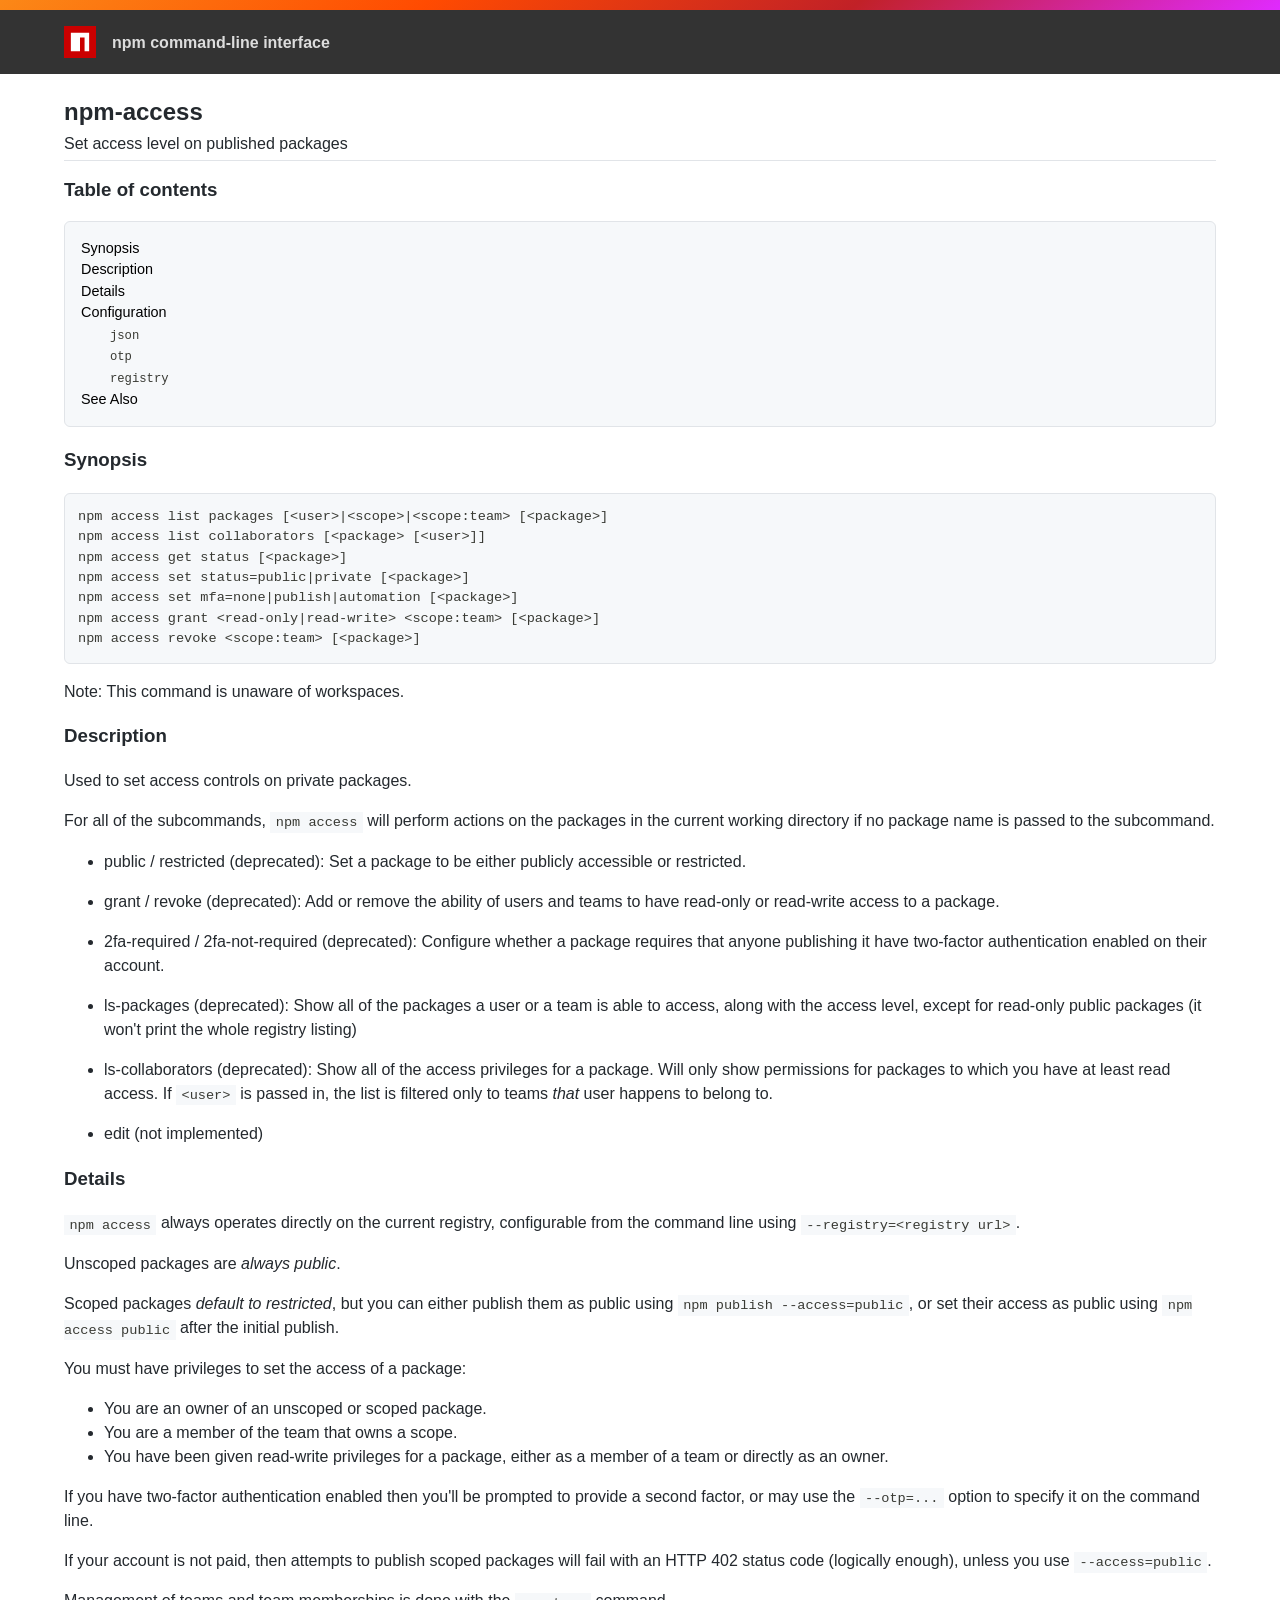
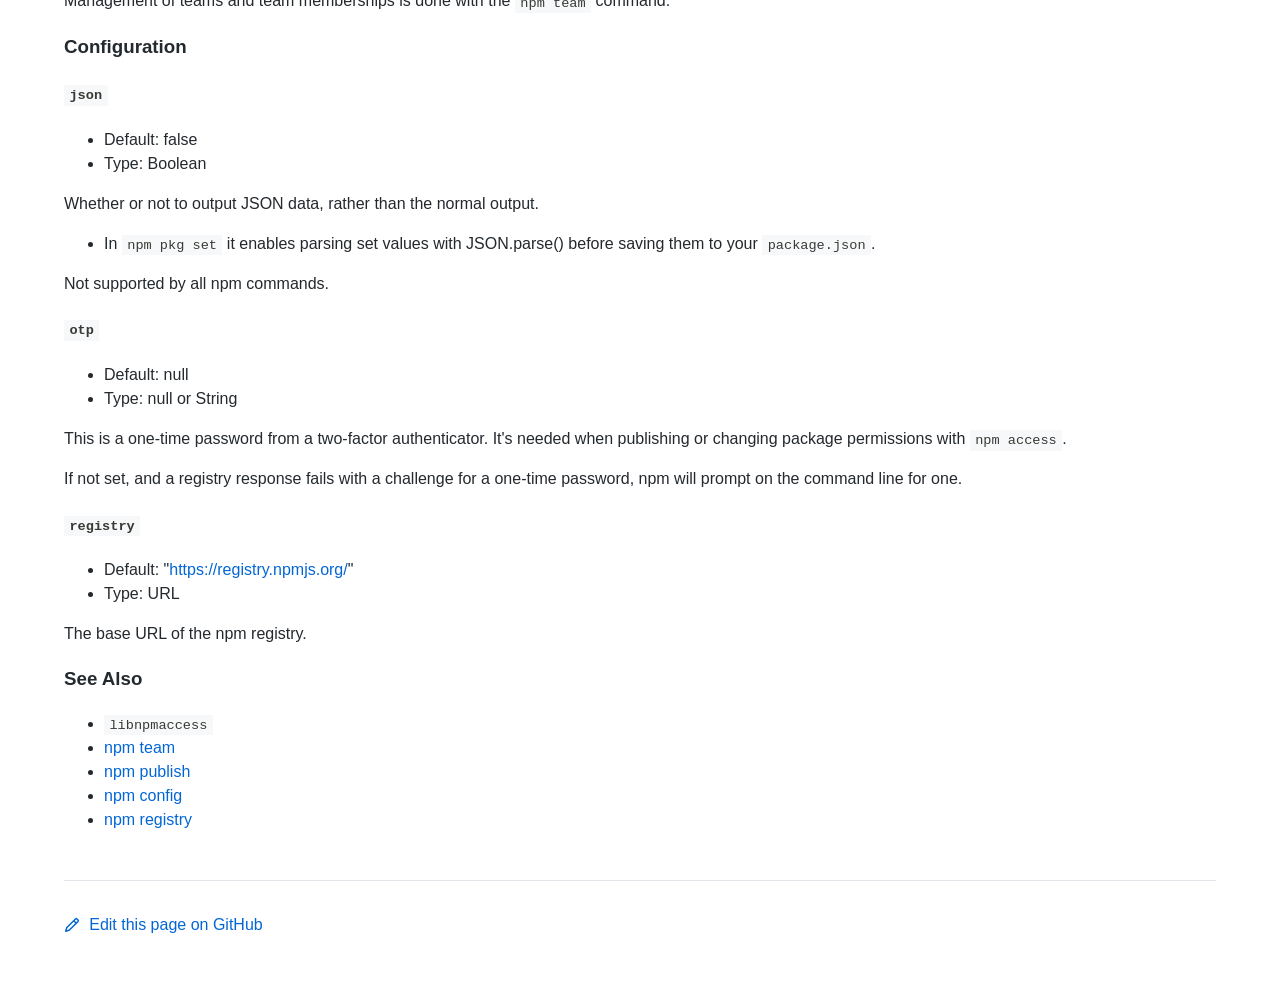
<file: node-v20.10.0-linux-x64/lib/node_modules/npm/docs/output/commands/npm-access.html>
<!DOCTYPE html><html><head>
<meta charset="utf-8">
<title>npm-access</title>
<style>
body {
    background-color: #ffffff;
    color: #24292e;

    margin: 0;

    line-height: 1.5;

    font-family: -apple-system, BlinkMacSystemFont, "Segoe UI", Helvetica, Arial, sans-serif, "Apple Color Emoji", "Segoe UI Emoji";
}
#rainbar {
    height: 10px;
    background-image: linear-gradient(139deg, #fb8817, #ff4b01, #c12127, #e02aff);
}

a {
    text-decoration: none;
    color: #0366d6;
}
a:hover {
    text-decoration: underline;
}

pre {
    margin: 1em 0px;
    padding: 1em;
    border: solid 1px #e1e4e8;
    border-radius: 6px;

    display: block;
    overflow: auto;

    white-space: pre;

    background-color: #f6f8fa;
    color: #393a34;
}
code {
    font-family: SFMono-Regular, Consolas, "Liberation Mono", Menlo, Courier, monospace;
    font-size: 85%;
    padding: 0.2em 0.4em;
    background-color: #f6f8fa;
    color: #393a34;
}
pre > code {
    padding: 0;
    background-color: inherit;
    color: inherit;
}
h1, h2, h3 {
    font-weight: 600;
}

#logobar {
    background-color: #333333;
    margin: 0 auto;
    padding: 1em 4em;
}
#logobar .logo {
    float: left;
}
#logobar .title {
    font-weight: 600;
    color: #dddddd;
    float: left;
    margin: 5px 0 0 1em;
}
#logobar:after {
    content: "";
    display: block;
    clear: both;
}

#content {
    margin: 0 auto;
    padding: 0 4em;
}

#table_of_contents > h2 {
    font-size: 1.17em;
}
#table_of_contents ul:first-child {
    border: solid 1px #e1e4e8;
    border-radius: 6px;
    padding: 1em;
    background-color: #f6f8fa;
    color: #393a34;
}
#table_of_contents ul {
    list-style-type: none;
    padding-left: 1.5em;
}
#table_of_contents li {
    font-size: 0.9em;
}
#table_of_contents li a {
    color: #000000;
}

header.title {
    border-bottom: solid 1px #e1e4e8;
}
header.title > h1 {
    margin-bottom: 0.25em;
}
header.title > .description {
    display: block;
    margin-bottom: 0.5em;
    line-height: 1;
}

footer#edit {
    border-top: solid 1px #e1e4e8;
    margin: 3em 0 4em 0;
    padding-top: 2em;
}
</style>
</head>
<body>
<div id="banner">
<div id="rainbar"></div>
<div id="logobar">
<svg class="logo" role="img" height="32" width="32" viewBox="0 0 700 700">
<polygon fill="#cb0000" points="0,700 700,700 700,0 0,0"></polygon>
<polygon fill="#ffffff" points="150,550 350,550 350,250 450,250 450,550 550,550 550,150 150,150"></polygon>
</svg>
<div class="title">
npm command-line interface
</div>
</div>
</div>

<section id="content">
<header class="title">
<h1 id="npm-access">npm-access</h1>
<span class="description">Set access level on published packages</span>
</header>

<section id="table_of_contents">
<h2 id="table-of-contents">Table of contents</h2>
<div id="_table_of_contents"><ul><li><a href="#synopsis">Synopsis</a></li><li><a href="#description">Description</a></li><li><a href="#details">Details</a></li><li><a href="#configuration">Configuration</a></li><ul><li><a href="#json"><code>json</code></a></li><li><a href="#otp"><code>otp</code></a></li><li><a href="#registry"><code>registry</code></a></li></ul><li><a href="#see-also">See Also</a></li></ul></div>
</section>

<div id="_content"><h3 id="synopsis">Synopsis</h3>
<pre><code class="language-bash">npm access list packages [&lt;user&gt;|&lt;scope&gt;|&lt;scope:team&gt; [&lt;package&gt;]
npm access list collaborators [&lt;package&gt; [&lt;user&gt;]]
npm access get status [&lt;package&gt;]
npm access set status=public|private [&lt;package&gt;]
npm access set mfa=none|publish|automation [&lt;package&gt;]
npm access grant &lt;read-only|read-write&gt; &lt;scope:team&gt; [&lt;package&gt;]
npm access revoke &lt;scope:team&gt; [&lt;package&gt;]
</code></pre>
<p>Note: This command is unaware of workspaces.</p>
<h3 id="description">Description</h3>
<p>Used to set access controls on private packages.</p>
<p>For all of the subcommands, <code>npm access</code> will perform actions on the packages
in the current working directory if no package name is passed to the
subcommand.</p>
<ul>
<li>
<p>public / restricted (deprecated):
Set a package to be either publicly accessible or restricted.</p>
</li>
<li>
<p>grant / revoke (deprecated):
Add or remove the ability of users and teams to have read-only or read-write
access to a package.</p>
</li>
<li>
<p>2fa-required / 2fa-not-required (deprecated):
Configure whether a package requires that anyone publishing it have two-factor
authentication enabled on their account.</p>
</li>
<li>
<p>ls-packages (deprecated):
Show all of the packages a user or a team is able to access, along with the
access level, except for read-only public packages (it won't print the whole
registry listing)</p>
</li>
<li>
<p>ls-collaborators (deprecated):
Show all of the access privileges for a package. Will only show permissions
for packages to which you have at least read access. If <code>&lt;user&gt;</code> is passed in,
the list is filtered only to teams <em>that</em> user happens to belong to.</p>
</li>
<li>
<p>edit (not implemented)</p>
</li>
</ul>
<h3 id="details">Details</h3>
<p><code>npm access</code> always operates directly on the current registry, configurable
from the command line using <code>--registry=&lt;registry url&gt;</code>.</p>
<p>Unscoped packages are <em>always public</em>.</p>
<p>Scoped packages <em>default to restricted</em>, but you can either publish them as
public using <code>npm publish --access=public</code>, or set their access as public using
<code>npm access public</code> after the initial publish.</p>
<p>You must have privileges to set the access of a package:</p>
<ul>
<li>You are an owner of an unscoped or scoped package.</li>
<li>You are a member of the team that owns a scope.</li>
<li>You have been given read-write privileges for a package, either as a member
of a team or directly as an owner.</li>
</ul>
<p>If you have two-factor authentication enabled then you'll be prompted to provide a second factor, or may use the <code>--otp=...</code> option to specify it on
the command line.</p>
<p>If your account is not paid, then attempts to publish scoped packages will
fail with an HTTP 402 status code (logically enough), unless you use
<code>--access=public</code>.</p>
<p>Management of teams and team memberships is done with the <code>npm team</code> command.</p>
<h3 id="configuration">Configuration</h3>
<h4 id="json"><code>json</code></h4>
<ul>
<li>Default: false</li>
<li>Type: Boolean</li>
</ul>
<p>Whether or not to output JSON data, rather than the normal output.</p>
<ul>
<li>In <code>npm pkg set</code> it enables parsing set values with JSON.parse() before
saving them to your <code>package.json</code>.</li>
</ul>
<p>Not supported by all npm commands.</p>
<h4 id="otp"><code>otp</code></h4>
<ul>
<li>Default: null</li>
<li>Type: null or String</li>
</ul>
<p>This is a one-time password from a two-factor authenticator. It's needed
when publishing or changing package permissions with <code>npm access</code>.</p>
<p>If not set, and a registry response fails with a challenge for a one-time
password, npm will prompt on the command line for one.</p>
<h4 id="registry"><code>registry</code></h4>
<ul>
<li>Default: "<a href="https://registry.npmjs.org/">https://registry.npmjs.org/</a>"</li>
<li>Type: URL</li>
</ul>
<p>The base URL of the npm registry.</p>
<h3 id="see-also">See Also</h3>
<ul>
<li><a href="https://npm.im/libnpmaccess"><code>libnpmaccess</code></a></li>
<li><a href="../commands/npm-team.html">npm team</a></li>
<li><a href="../commands/npm-publish.html">npm publish</a></li>
<li><a href="../commands/npm-config.html">npm config</a></li>
<li><a href="../using-npm/registry.html">npm registry</a></li>
</ul></div>

<footer id="edit">
<a href="https://github.com/npm/cli/edit/latest/docs/content/commands/npm-access.md">
<svg role="img" viewBox="0 0 16 16" width="16" height="16" fill="currentcolor" style="vertical-align: text-bottom; margin-right: 0.3em;">
<path fill-rule="evenodd" d="M11.013 1.427a1.75 1.75 0 012.474 0l1.086 1.086a1.75 1.75 0 010 2.474l-8.61 8.61c-.21.21-.47.364-.756.445l-3.251.93a.75.75 0 01-.927-.928l.929-3.25a1.75 1.75 0 01.445-.758l8.61-8.61zm1.414 1.06a.25.25 0 00-.354 0L10.811 3.75l1.439 1.44 1.263-1.263a.25.25 0 000-.354l-1.086-1.086zM11.189 6.25L9.75 4.81l-6.286 6.287a.25.25 0 00-.064.108l-.558 1.953 1.953-.558a.249.249 0 00.108-.064l6.286-6.286z"></path>
</svg>
Edit this page on GitHub
</a>
</footer>
</section>



</body></html>
</file>
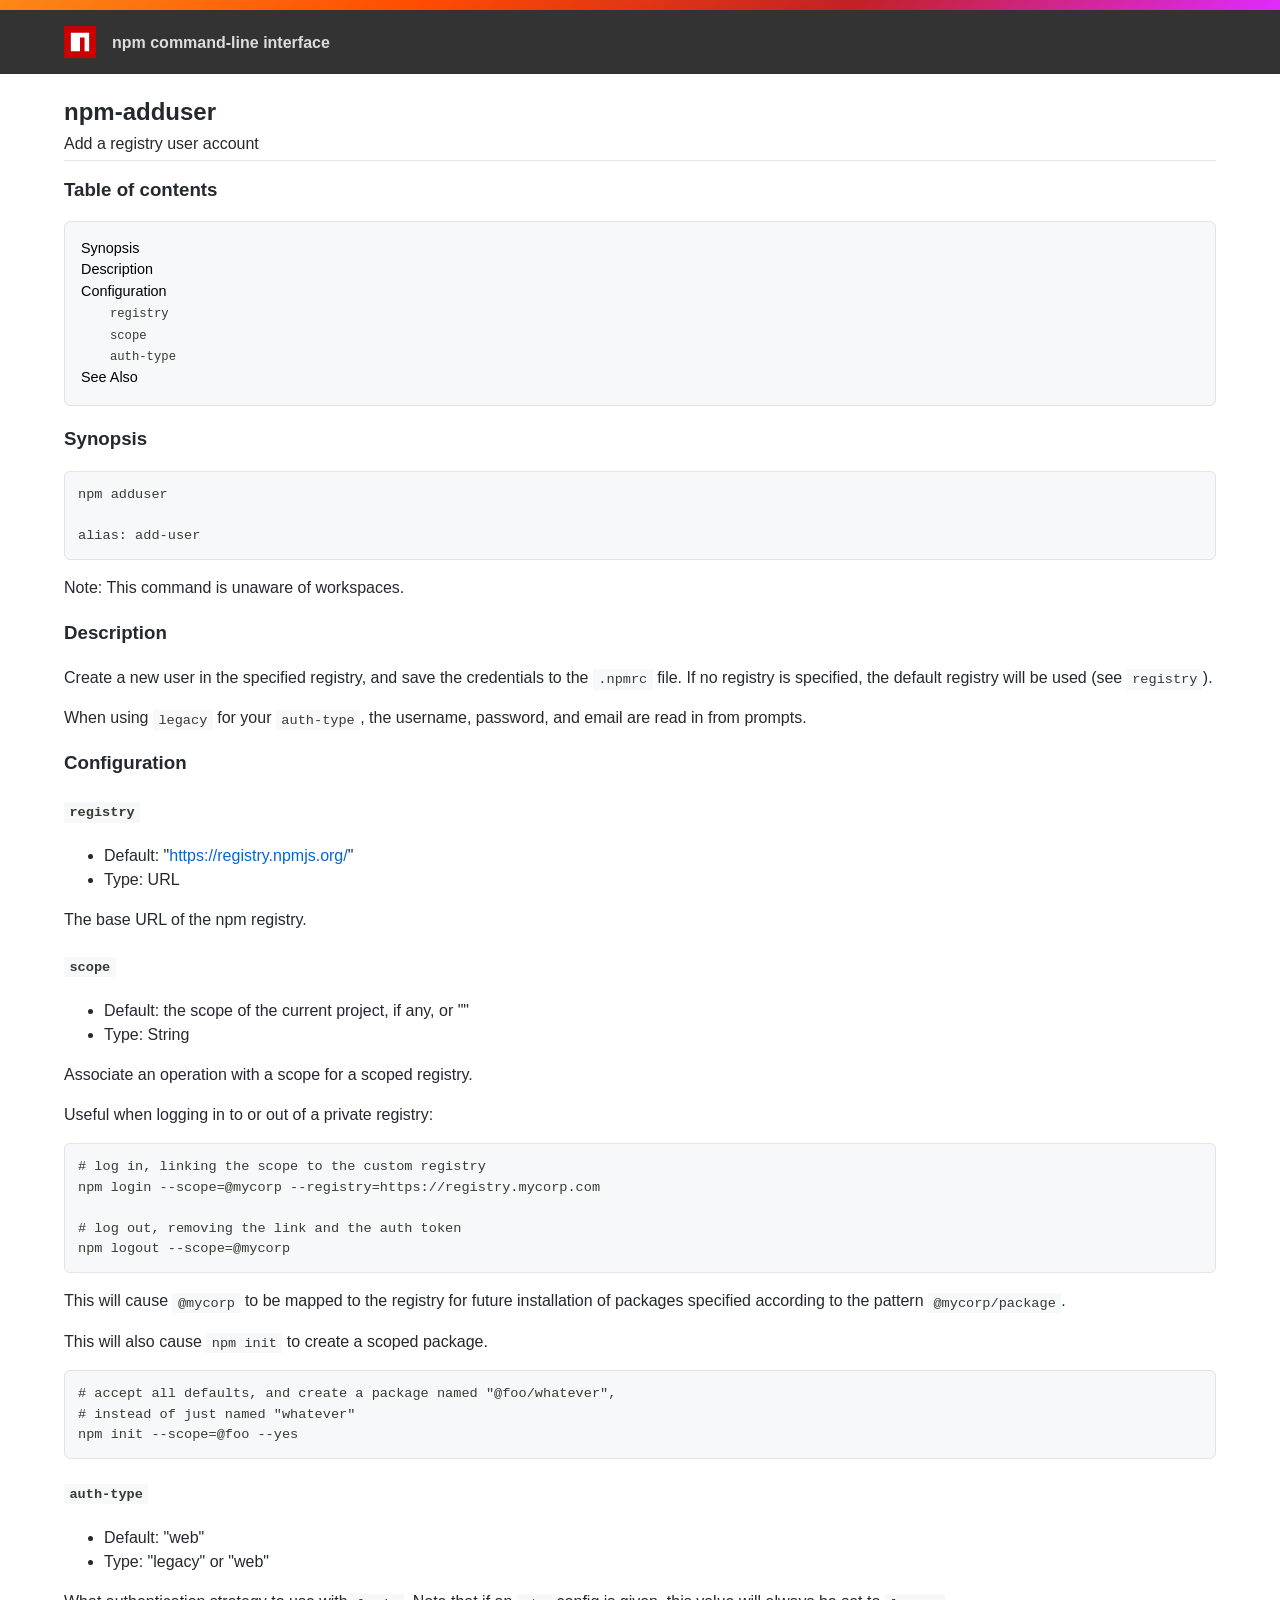
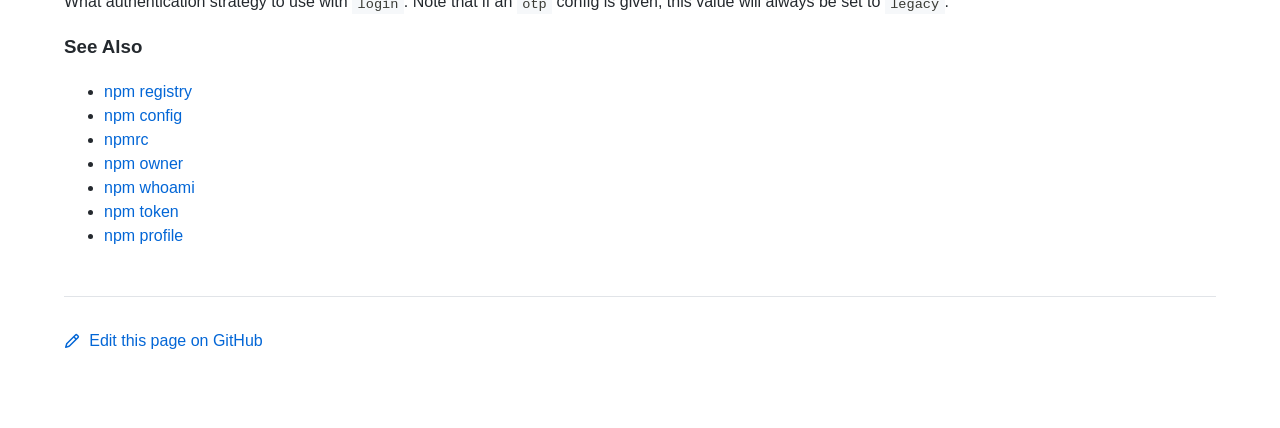
<file: node-v20.10.0-linux-x64/lib/node_modules/npm/docs/output/commands/npm-adduser.html>
<!DOCTYPE html><html><head>
<meta charset="utf-8">
<title>npm-adduser</title>
<style>
body {
    background-color: #ffffff;
    color: #24292e;

    margin: 0;

    line-height: 1.5;

    font-family: -apple-system, BlinkMacSystemFont, "Segoe UI", Helvetica, Arial, sans-serif, "Apple Color Emoji", "Segoe UI Emoji";
}
#rainbar {
    height: 10px;
    background-image: linear-gradient(139deg, #fb8817, #ff4b01, #c12127, #e02aff);
}

a {
    text-decoration: none;
    color: #0366d6;
}
a:hover {
    text-decoration: underline;
}

pre {
    margin: 1em 0px;
    padding: 1em;
    border: solid 1px #e1e4e8;
    border-radius: 6px;

    display: block;
    overflow: auto;

    white-space: pre;

    background-color: #f6f8fa;
    color: #393a34;
}
code {
    font-family: SFMono-Regular, Consolas, "Liberation Mono", Menlo, Courier, monospace;
    font-size: 85%;
    padding: 0.2em 0.4em;
    background-color: #f6f8fa;
    color: #393a34;
}
pre > code {
    padding: 0;
    background-color: inherit;
    color: inherit;
}
h1, h2, h3 {
    font-weight: 600;
}

#logobar {
    background-color: #333333;
    margin: 0 auto;
    padding: 1em 4em;
}
#logobar .logo {
    float: left;
}
#logobar .title {
    font-weight: 600;
    color: #dddddd;
    float: left;
    margin: 5px 0 0 1em;
}
#logobar:after {
    content: "";
    display: block;
    clear: both;
}

#content {
    margin: 0 auto;
    padding: 0 4em;
}

#table_of_contents > h2 {
    font-size: 1.17em;
}
#table_of_contents ul:first-child {
    border: solid 1px #e1e4e8;
    border-radius: 6px;
    padding: 1em;
    background-color: #f6f8fa;
    color: #393a34;
}
#table_of_contents ul {
    list-style-type: none;
    padding-left: 1.5em;
}
#table_of_contents li {
    font-size: 0.9em;
}
#table_of_contents li a {
    color: #000000;
}

header.title {
    border-bottom: solid 1px #e1e4e8;
}
header.title > h1 {
    margin-bottom: 0.25em;
}
header.title > .description {
    display: block;
    margin-bottom: 0.5em;
    line-height: 1;
}

footer#edit {
    border-top: solid 1px #e1e4e8;
    margin: 3em 0 4em 0;
    padding-top: 2em;
}
</style>
</head>
<body>
<div id="banner">
<div id="rainbar"></div>
<div id="logobar">
<svg class="logo" role="img" height="32" width="32" viewBox="0 0 700 700">
<polygon fill="#cb0000" points="0,700 700,700 700,0 0,0"></polygon>
<polygon fill="#ffffff" points="150,550 350,550 350,250 450,250 450,550 550,550 550,150 150,150"></polygon>
</svg>
<div class="title">
npm command-line interface
</div>
</div>
</div>

<section id="content">
<header class="title">
<h1 id="npm-adduser">npm-adduser</h1>
<span class="description">Add a registry user account</span>
</header>

<section id="table_of_contents">
<h2 id="table-of-contents">Table of contents</h2>
<div id="_table_of_contents"><ul><li><a href="#synopsis">Synopsis</a></li><li><a href="#description">Description</a></li><li><a href="#configuration">Configuration</a></li><ul><li><a href="#registry"><code>registry</code></a></li><li><a href="#scope"><code>scope</code></a></li><li><a href="#auth-type"><code>auth-type</code></a></li></ul><li><a href="#see-also">See Also</a></li></ul></div>
</section>

<div id="_content"><h3 id="synopsis">Synopsis</h3>
<pre><code class="language-bash">npm adduser

alias: add-user
</code></pre>
<p>Note: This command is unaware of workspaces.</p>
<h3 id="description">Description</h3>
<p>Create a new user in the specified registry, and save the credentials to
the <code>.npmrc</code> file. If no registry is specified, the default registry
will be used (see <a href="../using-npm/registry.html"><code>registry</code></a>).</p>
<p>When using <code>legacy</code> for your <code>auth-type</code>, the username, password, and
email are read in from prompts.</p>
<h3 id="configuration">Configuration</h3>
<h4 id="registry"><code>registry</code></h4>
<ul>
<li>Default: "<a href="https://registry.npmjs.org/">https://registry.npmjs.org/</a>"</li>
<li>Type: URL</li>
</ul>
<p>The base URL of the npm registry.</p>
<h4 id="scope"><code>scope</code></h4>
<ul>
<li>Default: the scope of the current project, if any, or ""</li>
<li>Type: String</li>
</ul>
<p>Associate an operation with a scope for a scoped registry.</p>
<p>Useful when logging in to or out of a private registry:</p>
<pre><code># log in, linking the scope to the custom registry
npm login --scope=@mycorp --registry=https://registry.mycorp.com

# log out, removing the link and the auth token
npm logout --scope=@mycorp
</code></pre>
<p>This will cause <code>@mycorp</code> to be mapped to the registry for future
installation of packages specified according to the pattern
<code>@mycorp/package</code>.</p>
<p>This will also cause <code>npm init</code> to create a scoped package.</p>
<pre><code># accept all defaults, and create a package named "@foo/whatever",
# instead of just named "whatever"
npm init --scope=@foo --yes
</code></pre>
<h4 id="auth-type"><code>auth-type</code></h4>
<ul>
<li>Default: "web"</li>
<li>Type: "legacy" or "web"</li>
</ul>
<p>What authentication strategy to use with <code>login</code>. Note that if an <code>otp</code>
config is given, this value will always be set to <code>legacy</code>.</p>
<h3 id="see-also">See Also</h3>
<ul>
<li><a href="../using-npm/registry.html">npm registry</a></li>
<li><a href="../commands/npm-config.html">npm config</a></li>
<li><a href="../configuring-npm/npmrc.html">npmrc</a></li>
<li><a href="../commands/npm-owner.html">npm owner</a></li>
<li><a href="../commands/npm-whoami.html">npm whoami</a></li>
<li><a href="../commands/npm-token.html">npm token</a></li>
<li><a href="../commands/npm-profile.html">npm profile</a></li>
</ul></div>

<footer id="edit">
<a href="https://github.com/npm/cli/edit/latest/docs/content/commands/npm-adduser.md">
<svg role="img" viewBox="0 0 16 16" width="16" height="16" fill="currentcolor" style="vertical-align: text-bottom; margin-right: 0.3em;">
<path fill-rule="evenodd" d="M11.013 1.427a1.75 1.75 0 012.474 0l1.086 1.086a1.75 1.75 0 010 2.474l-8.61 8.61c-.21.21-.47.364-.756.445l-3.251.93a.75.75 0 01-.927-.928l.929-3.25a1.75 1.75 0 01.445-.758l8.61-8.61zm1.414 1.06a.25.25 0 00-.354 0L10.811 3.75l1.439 1.44 1.263-1.263a.25.25 0 000-.354l-1.086-1.086zM11.189 6.25L9.75 4.81l-6.286 6.287a.25.25 0 00-.064.108l-.558 1.953 1.953-.558a.249.249 0 00.108-.064l6.286-6.286z"></path>
</svg>
Edit this page on GitHub
</a>
</footer>
</section>



</body></html>
</file>
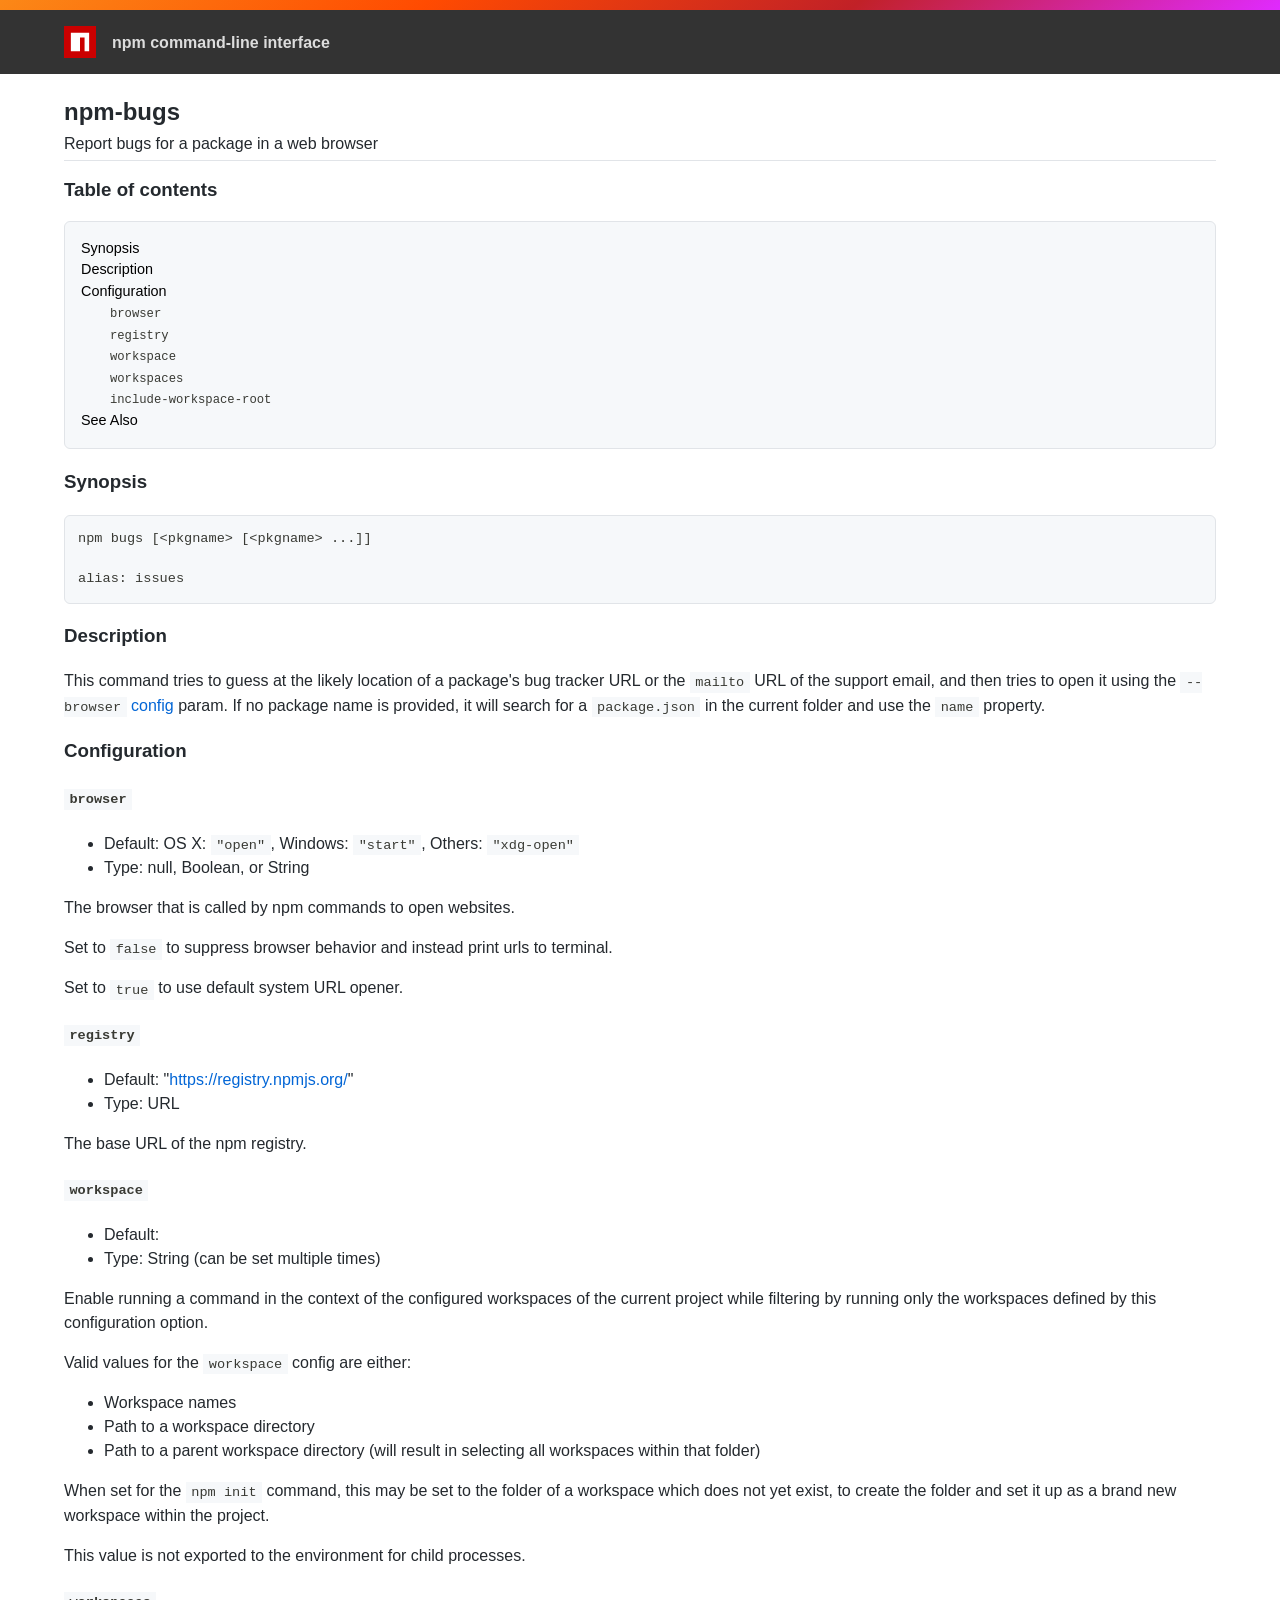
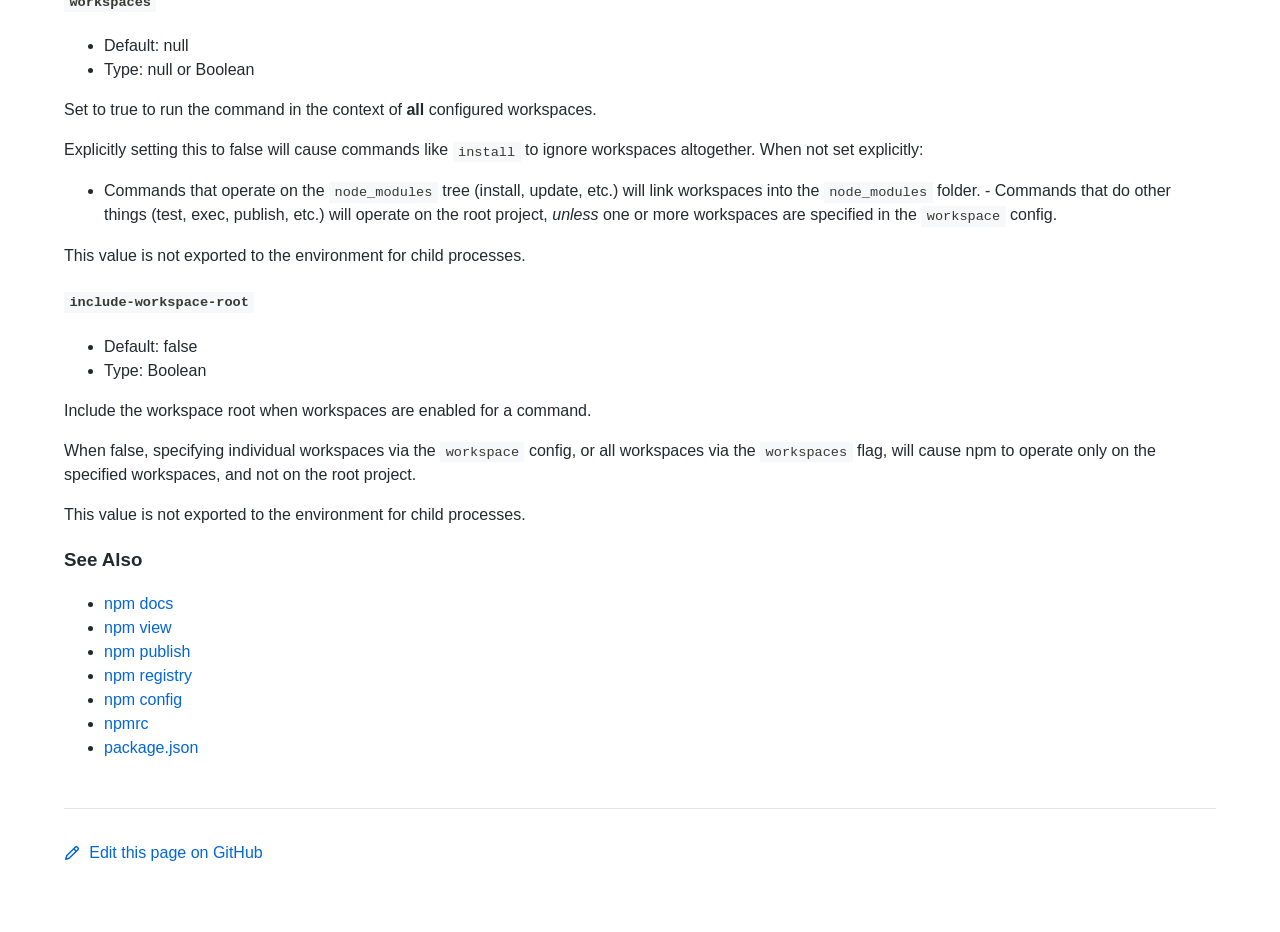
<file: node-v20.10.0-linux-x64/lib/node_modules/npm/docs/output/commands/npm-bugs.html>
<!DOCTYPE html><html><head>
<meta charset="utf-8">
<title>npm-bugs</title>
<style>
body {
    background-color: #ffffff;
    color: #24292e;

    margin: 0;

    line-height: 1.5;

    font-family: -apple-system, BlinkMacSystemFont, "Segoe UI", Helvetica, Arial, sans-serif, "Apple Color Emoji", "Segoe UI Emoji";
}
#rainbar {
    height: 10px;
    background-image: linear-gradient(139deg, #fb8817, #ff4b01, #c12127, #e02aff);
}

a {
    text-decoration: none;
    color: #0366d6;
}
a:hover {
    text-decoration: underline;
}

pre {
    margin: 1em 0px;
    padding: 1em;
    border: solid 1px #e1e4e8;
    border-radius: 6px;

    display: block;
    overflow: auto;

    white-space: pre;

    background-color: #f6f8fa;
    color: #393a34;
}
code {
    font-family: SFMono-Regular, Consolas, "Liberation Mono", Menlo, Courier, monospace;
    font-size: 85%;
    padding: 0.2em 0.4em;
    background-color: #f6f8fa;
    color: #393a34;
}
pre > code {
    padding: 0;
    background-color: inherit;
    color: inherit;
}
h1, h2, h3 {
    font-weight: 600;
}

#logobar {
    background-color: #333333;
    margin: 0 auto;
    padding: 1em 4em;
}
#logobar .logo {
    float: left;
}
#logobar .title {
    font-weight: 600;
    color: #dddddd;
    float: left;
    margin: 5px 0 0 1em;
}
#logobar:after {
    content: "";
    display: block;
    clear: both;
}

#content {
    margin: 0 auto;
    padding: 0 4em;
}

#table_of_contents > h2 {
    font-size: 1.17em;
}
#table_of_contents ul:first-child {
    border: solid 1px #e1e4e8;
    border-radius: 6px;
    padding: 1em;
    background-color: #f6f8fa;
    color: #393a34;
}
#table_of_contents ul {
    list-style-type: none;
    padding-left: 1.5em;
}
#table_of_contents li {
    font-size: 0.9em;
}
#table_of_contents li a {
    color: #000000;
}

header.title {
    border-bottom: solid 1px #e1e4e8;
}
header.title > h1 {
    margin-bottom: 0.25em;
}
header.title > .description {
    display: block;
    margin-bottom: 0.5em;
    line-height: 1;
}

footer#edit {
    border-top: solid 1px #e1e4e8;
    margin: 3em 0 4em 0;
    padding-top: 2em;
}
</style>
</head>
<body>
<div id="banner">
<div id="rainbar"></div>
<div id="logobar">
<svg class="logo" role="img" height="32" width="32" viewBox="0 0 700 700">
<polygon fill="#cb0000" points="0,700 700,700 700,0 0,0"></polygon>
<polygon fill="#ffffff" points="150,550 350,550 350,250 450,250 450,550 550,550 550,150 150,150"></polygon>
</svg>
<div class="title">
npm command-line interface
</div>
</div>
</div>

<section id="content">
<header class="title">
<h1 id="npm-bugs">npm-bugs</h1>
<span class="description">Report bugs for a package in a web browser</span>
</header>

<section id="table_of_contents">
<h2 id="table-of-contents">Table of contents</h2>
<div id="_table_of_contents"><ul><li><a href="#synopsis">Synopsis</a></li><li><a href="#description">Description</a></li><li><a href="#configuration">Configuration</a></li><ul><li><a href="#browser"><code>browser</code></a></li><li><a href="#registry"><code>registry</code></a></li><li><a href="#workspace"><code>workspace</code></a></li><li><a href="#workspaces"><code>workspaces</code></a></li><li><a href="#include-workspace-root"><code>include-workspace-root</code></a></li></ul><li><a href="#see-also">See Also</a></li></ul></div>
</section>

<div id="_content"><h3 id="synopsis">Synopsis</h3>
<pre><code class="language-bash">npm bugs [&lt;pkgname&gt; [&lt;pkgname&gt; ...]]

alias: issues
</code></pre>
<h3 id="description">Description</h3>
<p>This command tries to guess at the likely location of a package's bug
tracker URL or the <code>mailto</code> URL of the support email, and then tries to
open it using the <a href="../using-npm/config#browser.html"><code>--browser</code> config</a> param. If no
package name is provided, it will search for a <code>package.json</code> in the current
folder and use the <code>name</code> property.</p>
<h3 id="configuration">Configuration</h3>
<h4 id="browser"><code>browser</code></h4>
<ul>
<li>Default: OS X: <code>"open"</code>, Windows: <code>"start"</code>, Others: <code>"xdg-open"</code></li>
<li>Type: null, Boolean, or String</li>
</ul>
<p>The browser that is called by npm commands to open websites.</p>
<p>Set to <code>false</code> to suppress browser behavior and instead print urls to
terminal.</p>
<p>Set to <code>true</code> to use default system URL opener.</p>
<h4 id="registry"><code>registry</code></h4>
<ul>
<li>Default: "<a href="https://registry.npmjs.org/">https://registry.npmjs.org/</a>"</li>
<li>Type: URL</li>
</ul>
<p>The base URL of the npm registry.</p>
<h4 id="workspace"><code>workspace</code></h4>
<ul>
<li>Default:</li>
<li>Type: String (can be set multiple times)</li>
</ul>
<p>Enable running a command in the context of the configured workspaces of the
current project while filtering by running only the workspaces defined by
this configuration option.</p>
<p>Valid values for the <code>workspace</code> config are either:</p>
<ul>
<li>Workspace names</li>
<li>Path to a workspace directory</li>
<li>Path to a parent workspace directory (will result in selecting all
workspaces within that folder)</li>
</ul>
<p>When set for the <code>npm init</code> command, this may be set to the folder of a
workspace which does not yet exist, to create the folder and set it up as a
brand new workspace within the project.</p>
<p>This value is not exported to the environment for child processes.</p>
<h4 id="workspaces"><code>workspaces</code></h4>
<ul>
<li>Default: null</li>
<li>Type: null or Boolean</li>
</ul>
<p>Set to true to run the command in the context of <strong>all</strong> configured
workspaces.</p>
<p>Explicitly setting this to false will cause commands like <code>install</code> to
ignore workspaces altogether. When not set explicitly:</p>
<ul>
<li>Commands that operate on the <code>node_modules</code> tree (install, update, etc.)
will link workspaces into the <code>node_modules</code> folder. - Commands that do
other things (test, exec, publish, etc.) will operate on the root project,
<em>unless</em> one or more workspaces are specified in the <code>workspace</code> config.</li>
</ul>
<p>This value is not exported to the environment for child processes.</p>
<h4 id="include-workspace-root"><code>include-workspace-root</code></h4>
<ul>
<li>Default: false</li>
<li>Type: Boolean</li>
</ul>
<p>Include the workspace root when workspaces are enabled for a command.</p>
<p>When false, specifying individual workspaces via the <code>workspace</code> config, or
all workspaces via the <code>workspaces</code> flag, will cause npm to operate only on
the specified workspaces, and not on the root project.</p>
<p>This value is not exported to the environment for child processes.</p>
<h3 id="see-also">See Also</h3>
<ul>
<li><a href="../commands/npm-docs.html">npm docs</a></li>
<li><a href="../commands/npm-view.html">npm view</a></li>
<li><a href="../commands/npm-publish.html">npm publish</a></li>
<li><a href="../using-npm/registry.html">npm registry</a></li>
<li><a href="../commands/npm-config.html">npm config</a></li>
<li><a href="../configuring-npm/npmrc.html">npmrc</a></li>
<li><a href="../configuring-npm/package-json.html">package.json</a></li>
</ul></div>

<footer id="edit">
<a href="https://github.com/npm/cli/edit/latest/docs/content/commands/npm-bugs.md">
<svg role="img" viewBox="0 0 16 16" width="16" height="16" fill="currentcolor" style="vertical-align: text-bottom; margin-right: 0.3em;">
<path fill-rule="evenodd" d="M11.013 1.427a1.75 1.75 0 012.474 0l1.086 1.086a1.75 1.75 0 010 2.474l-8.61 8.61c-.21.21-.47.364-.756.445l-3.251.93a.75.75 0 01-.927-.928l.929-3.25a1.75 1.75 0 01.445-.758l8.61-8.61zm1.414 1.06a.25.25 0 00-.354 0L10.811 3.75l1.439 1.44 1.263-1.263a.25.25 0 000-.354l-1.086-1.086zM11.189 6.25L9.75 4.81l-6.286 6.287a.25.25 0 00-.064.108l-.558 1.953 1.953-.558a.249.249 0 00.108-.064l6.286-6.286z"></path>
</svg>
Edit this page on GitHub
</a>
</footer>
</section>



</body></html>
</file>
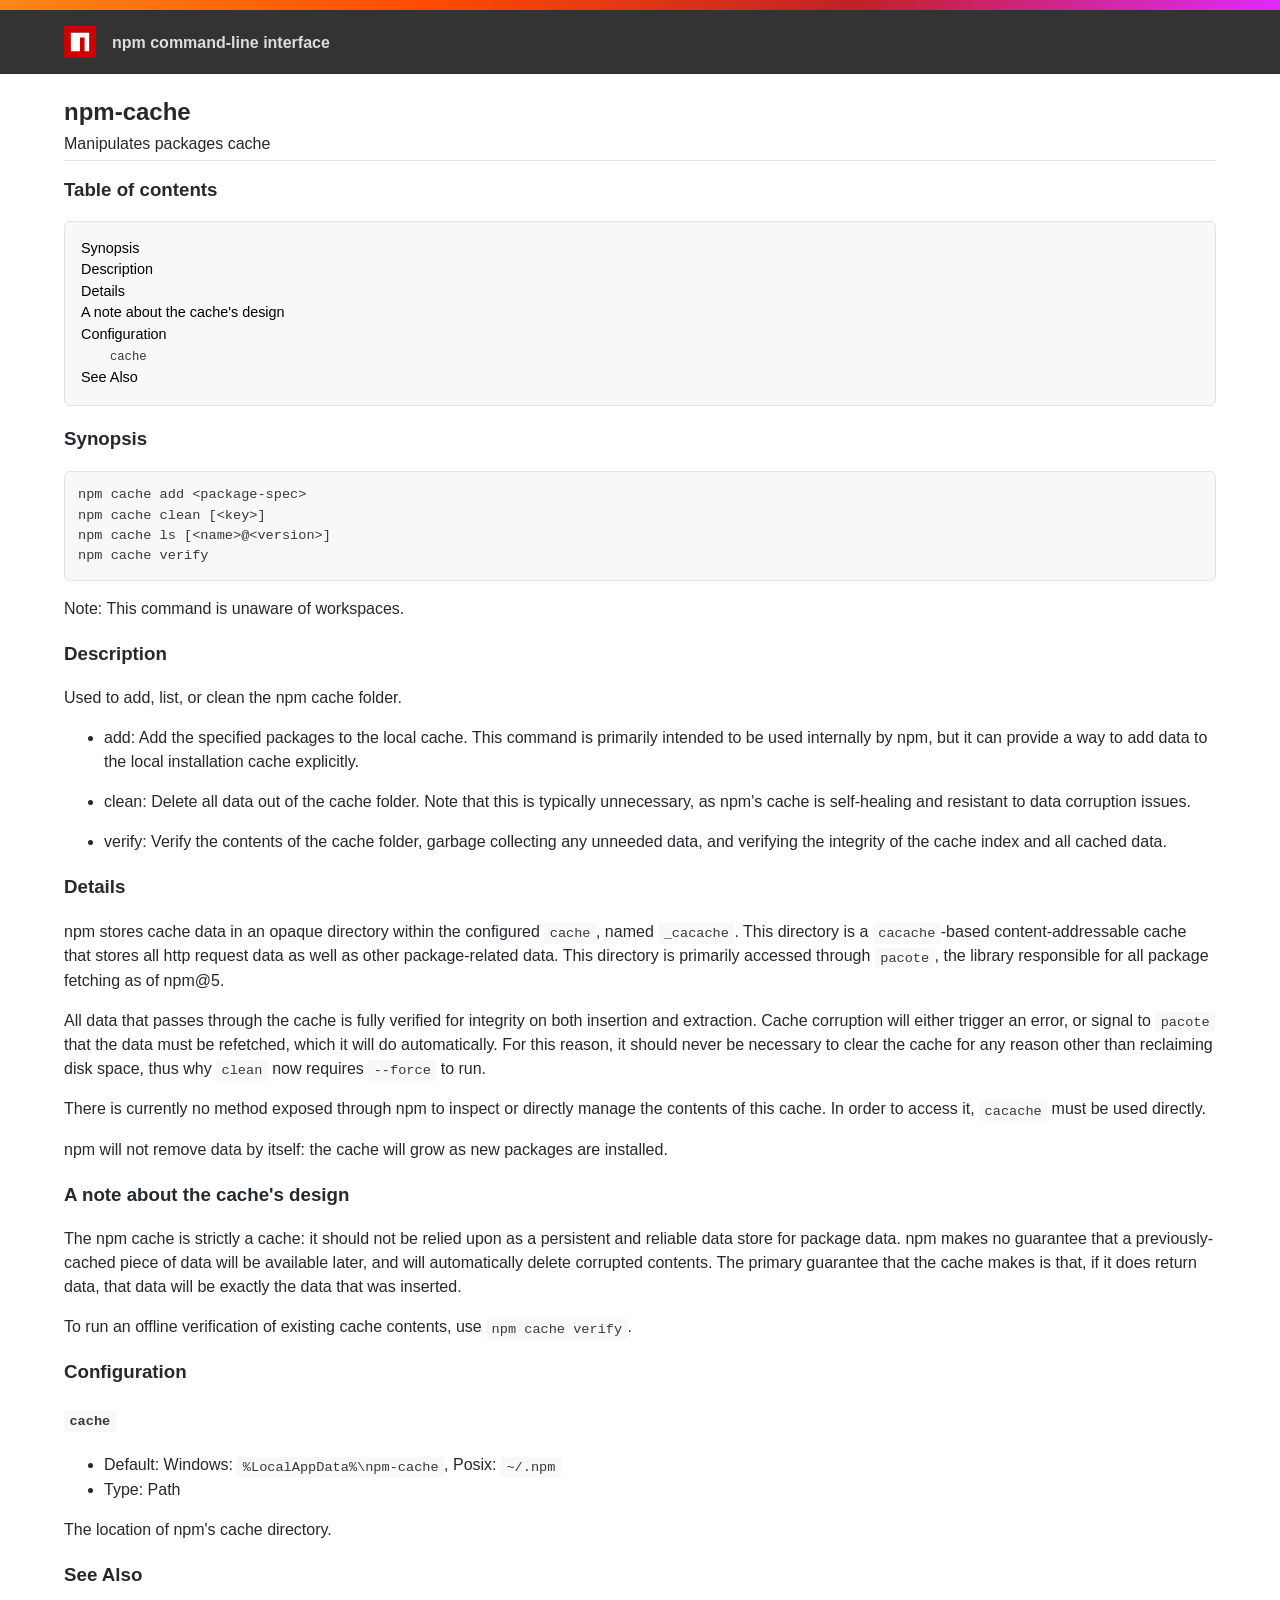
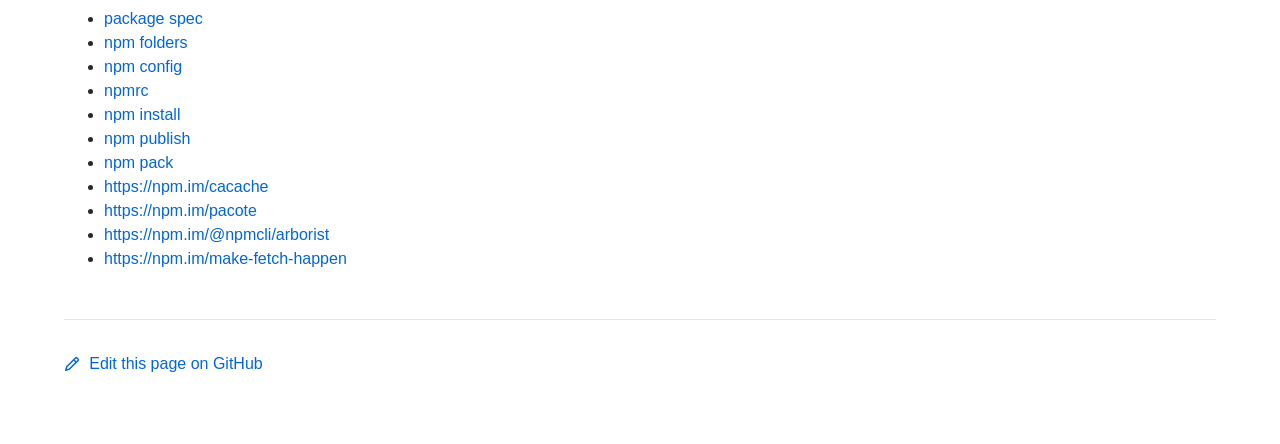
<file: node-v20.10.0-linux-x64/lib/node_modules/npm/docs/output/commands/npm-cache.html>
<!DOCTYPE html><html><head>
<meta charset="utf-8">
<title>npm-cache</title>
<style>
body {
    background-color: #ffffff;
    color: #24292e;

    margin: 0;

    line-height: 1.5;

    font-family: -apple-system, BlinkMacSystemFont, "Segoe UI", Helvetica, Arial, sans-serif, "Apple Color Emoji", "Segoe UI Emoji";
}
#rainbar {
    height: 10px;
    background-image: linear-gradient(139deg, #fb8817, #ff4b01, #c12127, #e02aff);
}

a {
    text-decoration: none;
    color: #0366d6;
}
a:hover {
    text-decoration: underline;
}

pre {
    margin: 1em 0px;
    padding: 1em;
    border: solid 1px #e1e4e8;
    border-radius: 6px;

    display: block;
    overflow: auto;

    white-space: pre;

    background-color: #f6f8fa;
    color: #393a34;
}
code {
    font-family: SFMono-Regular, Consolas, "Liberation Mono", Menlo, Courier, monospace;
    font-size: 85%;
    padding: 0.2em 0.4em;
    background-color: #f6f8fa;
    color: #393a34;
}
pre > code {
    padding: 0;
    background-color: inherit;
    color: inherit;
}
h1, h2, h3 {
    font-weight: 600;
}

#logobar {
    background-color: #333333;
    margin: 0 auto;
    padding: 1em 4em;
}
#logobar .logo {
    float: left;
}
#logobar .title {
    font-weight: 600;
    color: #dddddd;
    float: left;
    margin: 5px 0 0 1em;
}
#logobar:after {
    content: "";
    display: block;
    clear: both;
}

#content {
    margin: 0 auto;
    padding: 0 4em;
}

#table_of_contents > h2 {
    font-size: 1.17em;
}
#table_of_contents ul:first-child {
    border: solid 1px #e1e4e8;
    border-radius: 6px;
    padding: 1em;
    background-color: #f6f8fa;
    color: #393a34;
}
#table_of_contents ul {
    list-style-type: none;
    padding-left: 1.5em;
}
#table_of_contents li {
    font-size: 0.9em;
}
#table_of_contents li a {
    color: #000000;
}

header.title {
    border-bottom: solid 1px #e1e4e8;
}
header.title > h1 {
    margin-bottom: 0.25em;
}
header.title > .description {
    display: block;
    margin-bottom: 0.5em;
    line-height: 1;
}

footer#edit {
    border-top: solid 1px #e1e4e8;
    margin: 3em 0 4em 0;
    padding-top: 2em;
}
</style>
</head>
<body>
<div id="banner">
<div id="rainbar"></div>
<div id="logobar">
<svg class="logo" role="img" height="32" width="32" viewBox="0 0 700 700">
<polygon fill="#cb0000" points="0,700 700,700 700,0 0,0"></polygon>
<polygon fill="#ffffff" points="150,550 350,550 350,250 450,250 450,550 550,550 550,150 150,150"></polygon>
</svg>
<div class="title">
npm command-line interface
</div>
</div>
</div>

<section id="content">
<header class="title">
<h1 id="npm-cache">npm-cache</h1>
<span class="description">Manipulates packages cache</span>
</header>

<section id="table_of_contents">
<h2 id="table-of-contents">Table of contents</h2>
<div id="_table_of_contents"><ul><li><a href="#synopsis">Synopsis</a></li><li><a href="#description">Description</a></li><li><a href="#details">Details</a></li><li><a href="#a-note-about-the-caches-design">A note about the cache's design</a></li><li><a href="#configuration">Configuration</a></li><ul><li><a href="#cache"><code>cache</code></a></li></ul><li><a href="#see-also">See Also</a></li></ul></div>
</section>

<div id="_content"><h3 id="synopsis">Synopsis</h3>
<pre><code class="language-bash">npm cache add &lt;package-spec&gt;
npm cache clean [&lt;key&gt;]
npm cache ls [&lt;name&gt;@&lt;version&gt;]
npm cache verify
</code></pre>
<p>Note: This command is unaware of workspaces.</p>
<h3 id="description">Description</h3>
<p>Used to add, list, or clean the npm cache folder.</p>
<ul>
<li>
<p>add:
Add the specified packages to the local cache.  This command is primarily
intended to be used internally by npm, but it can provide a way to
add data to the local installation cache explicitly.</p>
</li>
<li>
<p>clean:
Delete all data out of the cache folder.  Note that this is typically
unnecessary, as npm's cache is self-healing and resistant to data
corruption issues.</p>
</li>
<li>
<p>verify:
Verify the contents of the cache folder, garbage collecting any unneeded
data, and verifying the integrity of the cache index and all cached data.</p>
</li>
</ul>
<h3 id="details">Details</h3>
<p>npm stores cache data in an opaque directory within the configured <code>cache</code>,
named <code>_cacache</code>. This directory is a
<a href="http://npm.im/cacache"><code>cacache</code></a>-based content-addressable cache that
stores all http request data as well as other package-related data. This
directory is primarily accessed through <code>pacote</code>, the library responsible
for all package fetching as of npm@5.</p>
<p>All data that passes through the cache is fully verified for integrity on
both insertion and extraction. Cache corruption will either trigger an
error, or signal to <code>pacote</code> that the data must be refetched, which it will
do automatically. For this reason, it should never be necessary to clear
the cache for any reason other than reclaiming disk space, thus why <code>clean</code>
now requires <code>--force</code> to run.</p>
<p>There is currently no method exposed through npm to inspect or directly
manage the contents of this cache. In order to access it, <code>cacache</code> must be
used directly.</p>
<p>npm will not remove data by itself: the cache will grow as new packages are
installed.</p>
<h3 id="a-note-about-the-caches-design">A note about the cache's design</h3>
<p>The npm cache is strictly a cache: it should not be relied upon as a
persistent and reliable data store for package data. npm makes no guarantee
that a previously-cached piece of data will be available later, and will
automatically delete corrupted contents. The primary guarantee that the
cache makes is that, if it does return data, that data will be exactly the
data that was inserted.</p>
<p>To run an offline verification of existing cache contents, use <code>npm cache verify</code>.</p>
<h3 id="configuration">Configuration</h3>
<h4 id="cache"><code>cache</code></h4>
<ul>
<li>Default: Windows: <code>%LocalAppData%\npm-cache</code>, Posix: <code>~/.npm</code></li>
<li>Type: Path</li>
</ul>
<p>The location of npm's cache directory.</p>
<h3 id="see-also">See Also</h3>
<ul>
<li><a href="../using-npm/package-spec.html">package spec</a></li>
<li><a href="../configuring-npm/folders.html">npm folders</a></li>
<li><a href="../commands/npm-config.html">npm config</a></li>
<li><a href="../configuring-npm/npmrc.html">npmrc</a></li>
<li><a href="../commands/npm-install.html">npm install</a></li>
<li><a href="../commands/npm-publish.html">npm publish</a></li>
<li><a href="../commands/npm-pack.html">npm pack</a></li>
<li><a href="https://npm.im/cacache">https://npm.im/cacache</a></li>
<li><a href="https://npm.im/pacote">https://npm.im/pacote</a></li>
<li><a href="https://npm.im/@npmcli/arborist">https://npm.im/@npmcli/arborist</a></li>
<li><a href="https://npm.im/make-fetch-happen">https://npm.im/make-fetch-happen</a></li>
</ul></div>

<footer id="edit">
<a href="https://github.com/npm/cli/edit/latest/docs/content/commands/npm-cache.md">
<svg role="img" viewBox="0 0 16 16" width="16" height="16" fill="currentcolor" style="vertical-align: text-bottom; margin-right: 0.3em;">
<path fill-rule="evenodd" d="M11.013 1.427a1.75 1.75 0 012.474 0l1.086 1.086a1.75 1.75 0 010 2.474l-8.61 8.61c-.21.21-.47.364-.756.445l-3.251.93a.75.75 0 01-.927-.928l.929-3.25a1.75 1.75 0 01.445-.758l8.61-8.61zm1.414 1.06a.25.25 0 00-.354 0L10.811 3.75l1.439 1.44 1.263-1.263a.25.25 0 000-.354l-1.086-1.086zM11.189 6.25L9.75 4.81l-6.286 6.287a.25.25 0 00-.064.108l-.558 1.953 1.953-.558a.249.249 0 00.108-.064l6.286-6.286z"></path>
</svg>
Edit this page on GitHub
</a>
</footer>
</section>



</body></html>
</file>
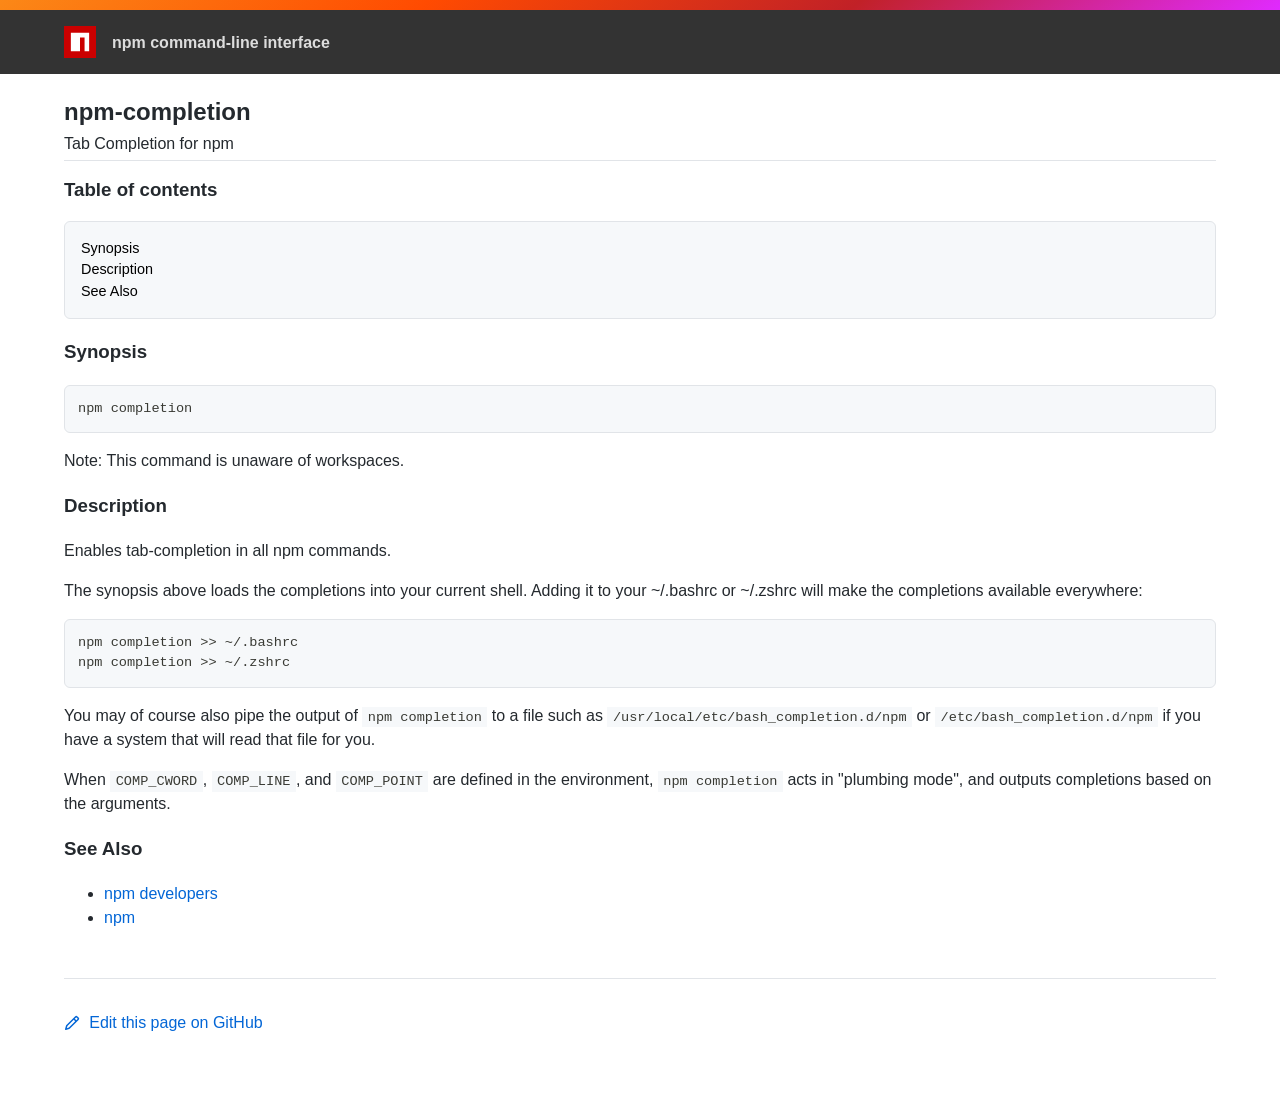
<file: node-v20.10.0-linux-x64/lib/node_modules/npm/docs/output/commands/npm-completion.html>
<!DOCTYPE html><html><head>
<meta charset="utf-8">
<title>npm-completion</title>
<style>
body {
    background-color: #ffffff;
    color: #24292e;

    margin: 0;

    line-height: 1.5;

    font-family: -apple-system, BlinkMacSystemFont, "Segoe UI", Helvetica, Arial, sans-serif, "Apple Color Emoji", "Segoe UI Emoji";
}
#rainbar {
    height: 10px;
    background-image: linear-gradient(139deg, #fb8817, #ff4b01, #c12127, #e02aff);
}

a {
    text-decoration: none;
    color: #0366d6;
}
a:hover {
    text-decoration: underline;
}

pre {
    margin: 1em 0px;
    padding: 1em;
    border: solid 1px #e1e4e8;
    border-radius: 6px;

    display: block;
    overflow: auto;

    white-space: pre;

    background-color: #f6f8fa;
    color: #393a34;
}
code {
    font-family: SFMono-Regular, Consolas, "Liberation Mono", Menlo, Courier, monospace;
    font-size: 85%;
    padding: 0.2em 0.4em;
    background-color: #f6f8fa;
    color: #393a34;
}
pre > code {
    padding: 0;
    background-color: inherit;
    color: inherit;
}
h1, h2, h3 {
    font-weight: 600;
}

#logobar {
    background-color: #333333;
    margin: 0 auto;
    padding: 1em 4em;
}
#logobar .logo {
    float: left;
}
#logobar .title {
    font-weight: 600;
    color: #dddddd;
    float: left;
    margin: 5px 0 0 1em;
}
#logobar:after {
    content: "";
    display: block;
    clear: both;
}

#content {
    margin: 0 auto;
    padding: 0 4em;
}

#table_of_contents > h2 {
    font-size: 1.17em;
}
#table_of_contents ul:first-child {
    border: solid 1px #e1e4e8;
    border-radius: 6px;
    padding: 1em;
    background-color: #f6f8fa;
    color: #393a34;
}
#table_of_contents ul {
    list-style-type: none;
    padding-left: 1.5em;
}
#table_of_contents li {
    font-size: 0.9em;
}
#table_of_contents li a {
    color: #000000;
}

header.title {
    border-bottom: solid 1px #e1e4e8;
}
header.title > h1 {
    margin-bottom: 0.25em;
}
header.title > .description {
    display: block;
    margin-bottom: 0.5em;
    line-height: 1;
}

footer#edit {
    border-top: solid 1px #e1e4e8;
    margin: 3em 0 4em 0;
    padding-top: 2em;
}
</style>
</head>
<body>
<div id="banner">
<div id="rainbar"></div>
<div id="logobar">
<svg class="logo" role="img" height="32" width="32" viewBox="0 0 700 700">
<polygon fill="#cb0000" points="0,700 700,700 700,0 0,0"></polygon>
<polygon fill="#ffffff" points="150,550 350,550 350,250 450,250 450,550 550,550 550,150 150,150"></polygon>
</svg>
<div class="title">
npm command-line interface
</div>
</div>
</div>

<section id="content">
<header class="title">
<h1 id="npm-completion">npm-completion</h1>
<span class="description">Tab Completion for npm</span>
</header>

<section id="table_of_contents">
<h2 id="table-of-contents">Table of contents</h2>
<div id="_table_of_contents"><ul><li><a href="#synopsis">Synopsis</a></li><li><a href="#description">Description</a></li><li><a href="#see-also">See Also</a></li></ul></div>
</section>

<div id="_content"><h3 id="synopsis">Synopsis</h3>
<pre><code class="language-bash">npm completion
</code></pre>
<p>Note: This command is unaware of workspaces.</p>
<h3 id="description">Description</h3>
<p>Enables tab-completion in all npm commands.</p>
<p>The synopsis above
loads the completions into your current shell.  Adding it to
your ~/.bashrc or ~/.zshrc will make the completions available
everywhere:</p>
<pre><code class="language-bash">npm completion &gt;&gt; ~/.bashrc
npm completion &gt;&gt; ~/.zshrc
</code></pre>
<p>You may of course also pipe the output of <code>npm completion</code> to a file
such as <code>/usr/local/etc/bash_completion.d/npm</code> or
<code>/etc/bash_completion.d/npm</code> if you have a system that will read
that file for you.</p>
<p>When <code>COMP_CWORD</code>, <code>COMP_LINE</code>, and <code>COMP_POINT</code> are defined in the
environment, <code>npm completion</code> acts in "plumbing mode", and outputs
completions based on the arguments.</p>
<h3 id="see-also">See Also</h3>
<ul>
<li><a href="../using-npm/developers.html">npm developers</a></li>
<li><a href="../commands/npm.html">npm</a></li>
</ul></div>

<footer id="edit">
<a href="https://github.com/npm/cli/edit/latest/docs/content/commands/npm-completion.md">
<svg role="img" viewBox="0 0 16 16" width="16" height="16" fill="currentcolor" style="vertical-align: text-bottom; margin-right: 0.3em;">
<path fill-rule="evenodd" d="M11.013 1.427a1.75 1.75 0 012.474 0l1.086 1.086a1.75 1.75 0 010 2.474l-8.61 8.61c-.21.21-.47.364-.756.445l-3.251.93a.75.75 0 01-.927-.928l.929-3.25a1.75 1.75 0 01.445-.758l8.61-8.61zm1.414 1.06a.25.25 0 00-.354 0L10.811 3.75l1.439 1.44 1.263-1.263a.25.25 0 000-.354l-1.086-1.086zM11.189 6.25L9.75 4.81l-6.286 6.287a.25.25 0 00-.064.108l-.558 1.953 1.953-.558a.249.249 0 00.108-.064l6.286-6.286z"></path>
</svg>
Edit this page on GitHub
</a>
</footer>
</section>



</body></html>
</file>
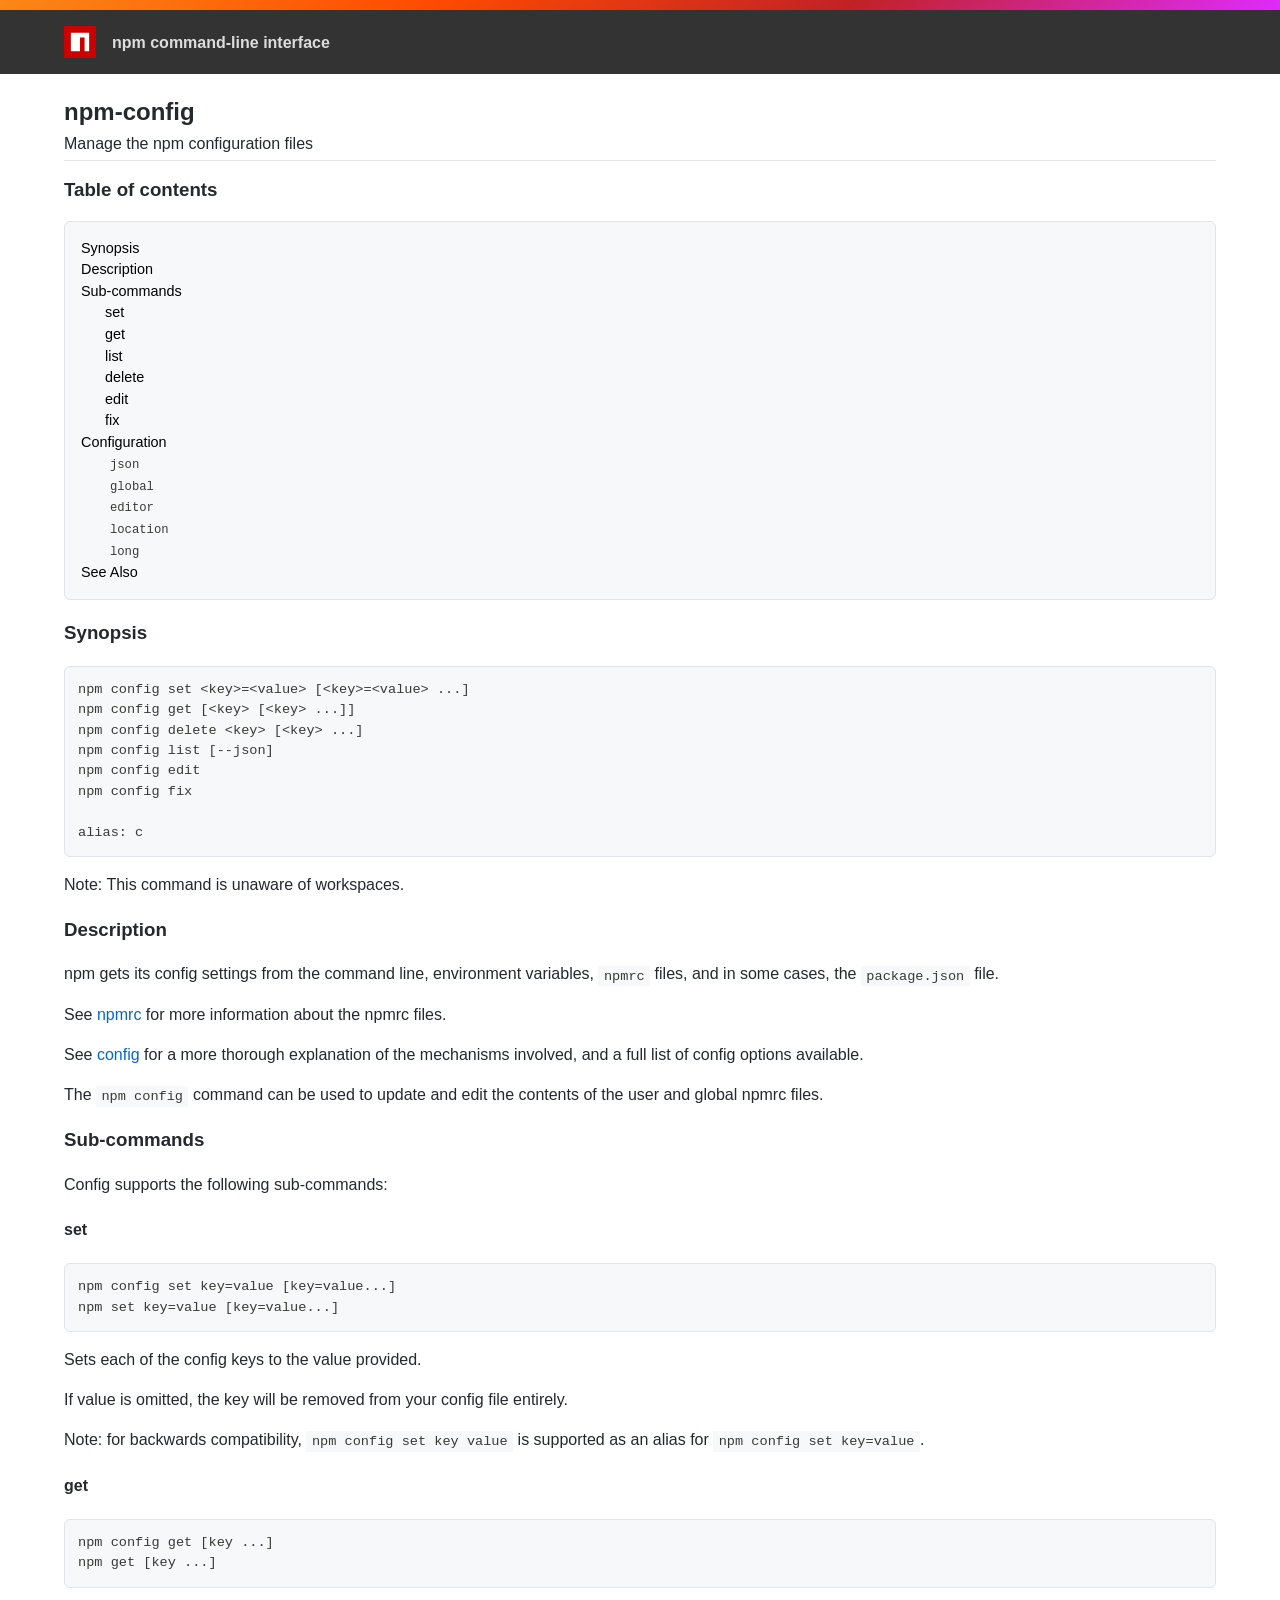
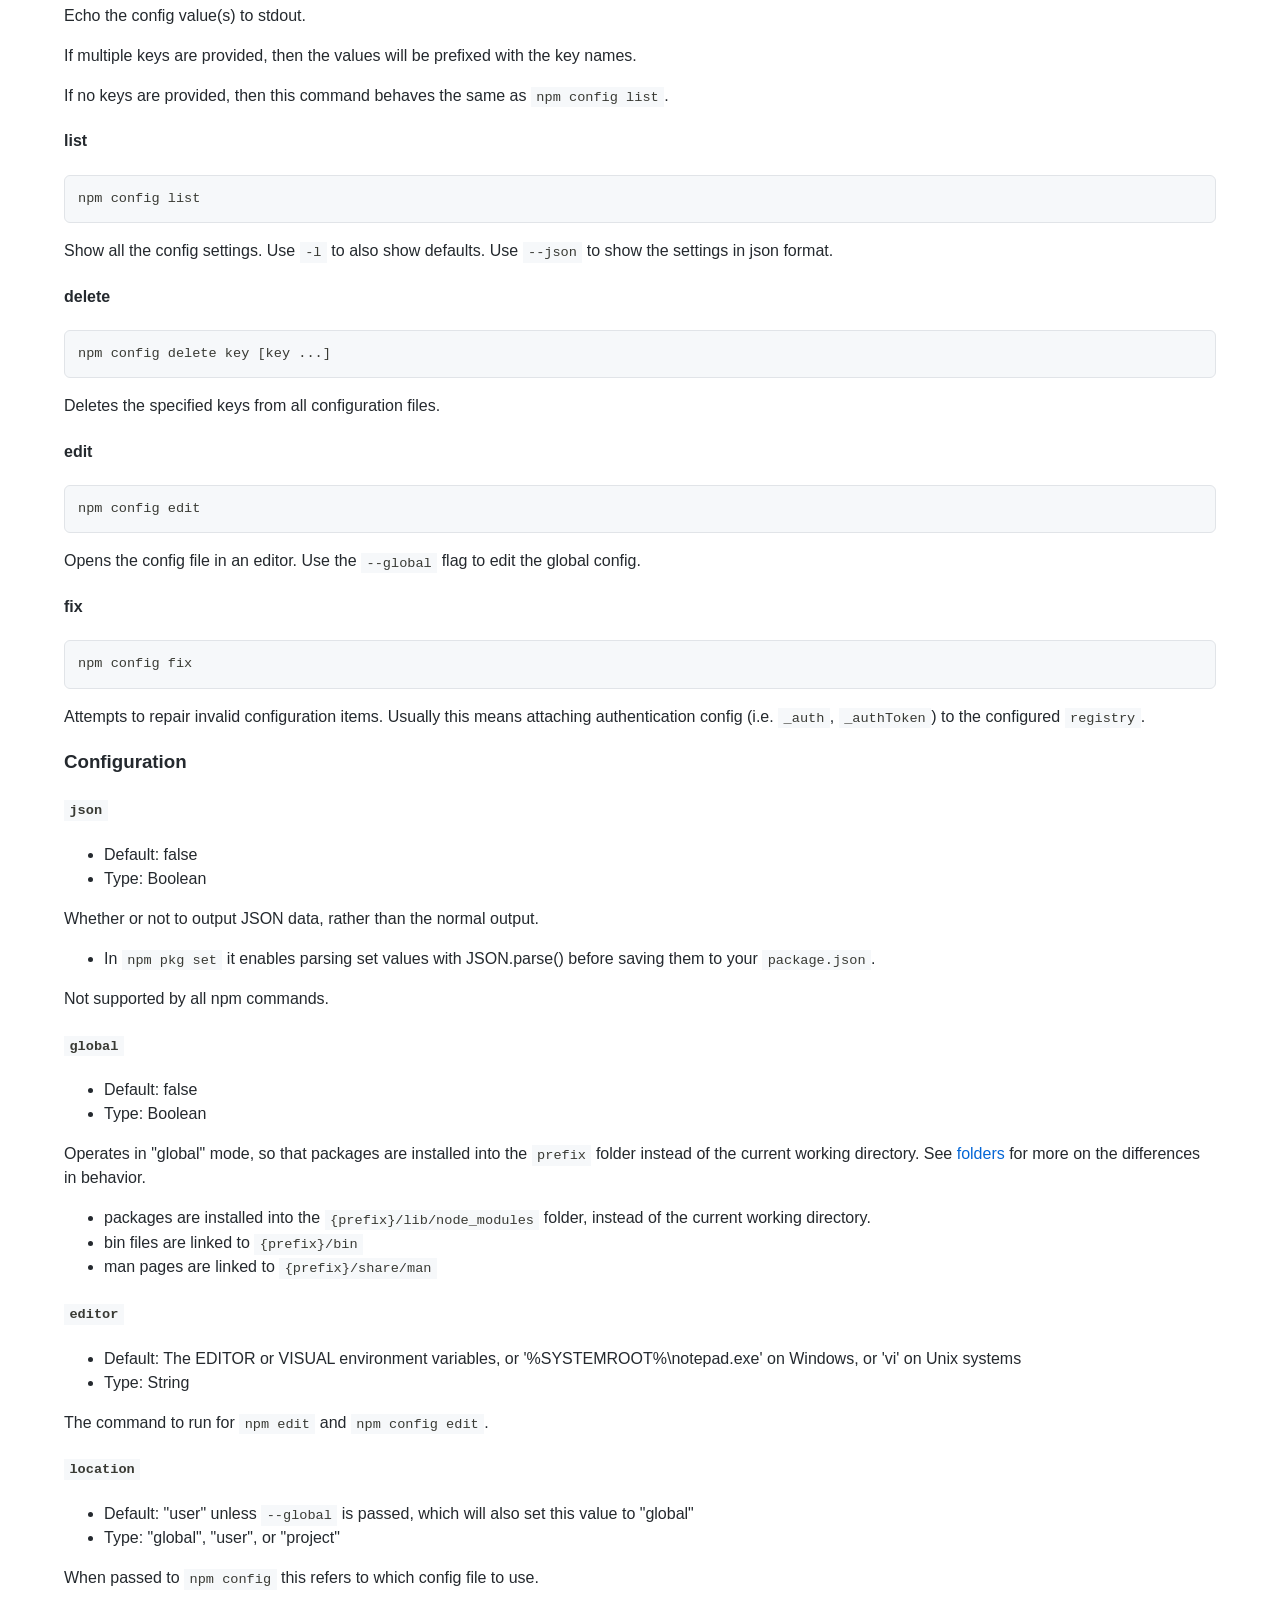
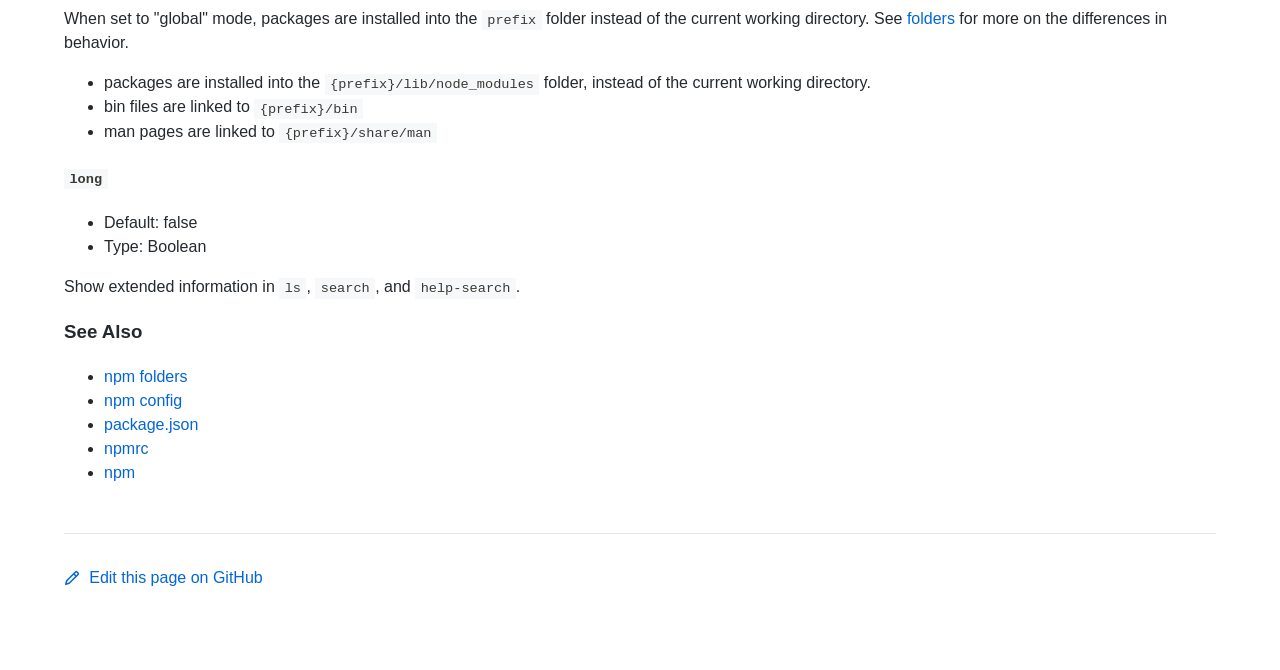
<file: node-v20.10.0-linux-x64/lib/node_modules/npm/docs/output/commands/npm-config.html>
<!DOCTYPE html><html><head>
<meta charset="utf-8">
<title>npm-config</title>
<style>
body {
    background-color: #ffffff;
    color: #24292e;

    margin: 0;

    line-height: 1.5;

    font-family: -apple-system, BlinkMacSystemFont, "Segoe UI", Helvetica, Arial, sans-serif, "Apple Color Emoji", "Segoe UI Emoji";
}
#rainbar {
    height: 10px;
    background-image: linear-gradient(139deg, #fb8817, #ff4b01, #c12127, #e02aff);
}

a {
    text-decoration: none;
    color: #0366d6;
}
a:hover {
    text-decoration: underline;
}

pre {
    margin: 1em 0px;
    padding: 1em;
    border: solid 1px #e1e4e8;
    border-radius: 6px;

    display: block;
    overflow: auto;

    white-space: pre;

    background-color: #f6f8fa;
    color: #393a34;
}
code {
    font-family: SFMono-Regular, Consolas, "Liberation Mono", Menlo, Courier, monospace;
    font-size: 85%;
    padding: 0.2em 0.4em;
    background-color: #f6f8fa;
    color: #393a34;
}
pre > code {
    padding: 0;
    background-color: inherit;
    color: inherit;
}
h1, h2, h3 {
    font-weight: 600;
}

#logobar {
    background-color: #333333;
    margin: 0 auto;
    padding: 1em 4em;
}
#logobar .logo {
    float: left;
}
#logobar .title {
    font-weight: 600;
    color: #dddddd;
    float: left;
    margin: 5px 0 0 1em;
}
#logobar:after {
    content: "";
    display: block;
    clear: both;
}

#content {
    margin: 0 auto;
    padding: 0 4em;
}

#table_of_contents > h2 {
    font-size: 1.17em;
}
#table_of_contents ul:first-child {
    border: solid 1px #e1e4e8;
    border-radius: 6px;
    padding: 1em;
    background-color: #f6f8fa;
    color: #393a34;
}
#table_of_contents ul {
    list-style-type: none;
    padding-left: 1.5em;
}
#table_of_contents li {
    font-size: 0.9em;
}
#table_of_contents li a {
    color: #000000;
}

header.title {
    border-bottom: solid 1px #e1e4e8;
}
header.title > h1 {
    margin-bottom: 0.25em;
}
header.title > .description {
    display: block;
    margin-bottom: 0.5em;
    line-height: 1;
}

footer#edit {
    border-top: solid 1px #e1e4e8;
    margin: 3em 0 4em 0;
    padding-top: 2em;
}
</style>
</head>
<body>
<div id="banner">
<div id="rainbar"></div>
<div id="logobar">
<svg class="logo" role="img" height="32" width="32" viewBox="0 0 700 700">
<polygon fill="#cb0000" points="0,700 700,700 700,0 0,0"></polygon>
<polygon fill="#ffffff" points="150,550 350,550 350,250 450,250 450,550 550,550 550,150 150,150"></polygon>
</svg>
<div class="title">
npm command-line interface
</div>
</div>
</div>

<section id="content">
<header class="title">
<h1 id="npm-config">npm-config</h1>
<span class="description">Manage the npm configuration files</span>
</header>

<section id="table_of_contents">
<h2 id="table-of-contents">Table of contents</h2>
<div id="_table_of_contents"><ul><li><a href="#synopsis">Synopsis</a></li><li><a href="#description">Description</a></li><li><a href="#sub-commands">Sub-commands</a></li><ul><li><a href="#set">set</a></li><li><a href="#get">get</a></li><li><a href="#list">list</a></li><li><a href="#delete">delete</a></li><li><a href="#edit2">edit</a></li><li><a href="#fix">fix</a></li></ul><li><a href="#configuration">Configuration</a></li><ul><li><a href="#json"><code>json</code></a></li><li><a href="#global"><code>global</code></a></li><li><a href="#editor"><code>editor</code></a></li><li><a href="#location"><code>location</code></a></li><li><a href="#long"><code>long</code></a></li></ul><li><a href="#see-also">See Also</a></li></ul></div>
</section>

<div id="_content"><h3 id="synopsis">Synopsis</h3>
<pre><code class="language-bash">npm config set &lt;key&gt;=&lt;value&gt; [&lt;key&gt;=&lt;value&gt; ...]
npm config get [&lt;key&gt; [&lt;key&gt; ...]]
npm config delete &lt;key&gt; [&lt;key&gt; ...]
npm config list [--json]
npm config edit
npm config fix

alias: c
</code></pre>
<p>Note: This command is unaware of workspaces.</p>
<h3 id="description">Description</h3>
<p>npm gets its config settings from the command line, environment
variables, <code>npmrc</code> files, and in some cases, the <code>package.json</code> file.</p>
<p>See <a href="../configuring-npm/npmrc.html">npmrc</a> for more information about the npmrc
files.</p>
<p>See <a href="../using-npm/config.html">config</a> for a more thorough explanation of the
mechanisms involved, and a full list of config options available.</p>
<p>The <code>npm config</code> command can be used to update and edit the contents
of the user and global npmrc files.</p>
<h3 id="sub-commands">Sub-commands</h3>
<p>Config supports the following sub-commands:</p>
<h4 id="set">set</h4>
<pre><code class="language-bash">npm config set key=value [key=value...]
npm set key=value [key=value...]
</code></pre>
<p>Sets each of the config keys to the value provided.</p>
<p>If value is omitted, the key will be removed from your config file entirely.</p>
<p>Note: for backwards compatibility, <code>npm config set key value</code> is supported
as an alias for <code>npm config set key=value</code>.</p>
<h4 id="get">get</h4>
<pre><code class="language-bash">npm config get [key ...]
npm get [key ...]
</code></pre>
<p>Echo the config value(s) to stdout.</p>
<p>If multiple keys are provided, then the values will be prefixed with the
key names.</p>
<p>If no keys are provided, then this command behaves the same as <code>npm config list</code>.</p>
<h4 id="list">list</h4>
<pre><code class="language-bash">npm config list
</code></pre>
<p>Show all the config settings. Use <code>-l</code> to also show defaults. Use <code>--json</code>
to show the settings in json format.</p>
<h4 id="delete">delete</h4>
<pre><code class="language-bash">npm config delete key [key ...]
</code></pre>
<p>Deletes the specified keys from all configuration files.</p>
<h4 id="edit2">edit</h4>
<pre><code class="language-bash">npm config edit
</code></pre>
<p>Opens the config file in an editor.  Use the <code>--global</code> flag to edit the
global config.</p>
<h4 id="fix">fix</h4>
<pre><code class="language-bash">npm config fix
</code></pre>
<p>Attempts to repair invalid configuration items.  Usually this means
attaching authentication config (i.e. <code>_auth</code>, <code>_authToken</code>) to the
configured <code>registry</code>.</p>
<h3 id="configuration">Configuration</h3>
<h4 id="json"><code>json</code></h4>
<ul>
<li>Default: false</li>
<li>Type: Boolean</li>
</ul>
<p>Whether or not to output JSON data, rather than the normal output.</p>
<ul>
<li>In <code>npm pkg set</code> it enables parsing set values with JSON.parse() before
saving them to your <code>package.json</code>.</li>
</ul>
<p>Not supported by all npm commands.</p>
<h4 id="global"><code>global</code></h4>
<ul>
<li>Default: false</li>
<li>Type: Boolean</li>
</ul>
<p>Operates in "global" mode, so that packages are installed into the <code>prefix</code>
folder instead of the current working directory. See
<a href="../configuring-npm/folders.html">folders</a> for more on the differences in behavior.</p>
<ul>
<li>packages are installed into the <code>{prefix}/lib/node_modules</code> folder, instead
of the current working directory.</li>
<li>bin files are linked to <code>{prefix}/bin</code></li>
<li>man pages are linked to <code>{prefix}/share/man</code></li>
</ul>
<h4 id="editor"><code>editor</code></h4>
<ul>
<li>Default: The EDITOR or VISUAL environment variables, or
'%SYSTEMROOT%\notepad.exe' on Windows, or 'vi' on Unix systems</li>
<li>Type: String</li>
</ul>
<p>The command to run for <code>npm edit</code> and <code>npm config edit</code>.</p>
<h4 id="location"><code>location</code></h4>
<ul>
<li>Default: "user" unless <code>--global</code> is passed, which will also set this value
to "global"</li>
<li>Type: "global", "user", or "project"</li>
</ul>
<p>When passed to <code>npm config</code> this refers to which config file to use.</p>
<p>When set to "global" mode, packages are installed into the <code>prefix</code> folder
instead of the current working directory. See
<a href="../configuring-npm/folders.html">folders</a> for more on the differences in behavior.</p>
<ul>
<li>packages are installed into the <code>{prefix}/lib/node_modules</code> folder, instead
of the current working directory.</li>
<li>bin files are linked to <code>{prefix}/bin</code></li>
<li>man pages are linked to <code>{prefix}/share/man</code></li>
</ul>
<h4 id="long"><code>long</code></h4>
<ul>
<li>Default: false</li>
<li>Type: Boolean</li>
</ul>
<p>Show extended information in <code>ls</code>, <code>search</code>, and <code>help-search</code>.</p>
<h3 id="see-also">See Also</h3>
<ul>
<li><a href="../configuring-npm/folders.html">npm folders</a></li>
<li><a href="../commands/npm-config.html">npm config</a></li>
<li><a href="../configuring-npm/package-json.html">package.json</a></li>
<li><a href="../configuring-npm/npmrc.html">npmrc</a></li>
<li><a href="../commands/npm.html">npm</a></li>
</ul></div>

<footer id="edit">
<a href="https://github.com/npm/cli/edit/latest/docs/content/commands/npm-config.md">
<svg role="img" viewBox="0 0 16 16" width="16" height="16" fill="currentcolor" style="vertical-align: text-bottom; margin-right: 0.3em;">
<path fill-rule="evenodd" d="M11.013 1.427a1.75 1.75 0 012.474 0l1.086 1.086a1.75 1.75 0 010 2.474l-8.61 8.61c-.21.21-.47.364-.756.445l-3.251.93a.75.75 0 01-.927-.928l.929-3.25a1.75 1.75 0 01.445-.758l8.61-8.61zm1.414 1.06a.25.25 0 00-.354 0L10.811 3.75l1.439 1.44 1.263-1.263a.25.25 0 000-.354l-1.086-1.086zM11.189 6.25L9.75 4.81l-6.286 6.287a.25.25 0 00-.064.108l-.558 1.953 1.953-.558a.249.249 0 00.108-.064l6.286-6.286z"></path>
</svg>
Edit this page on GitHub
</a>
</footer>
</section>



</body></html>
</file>
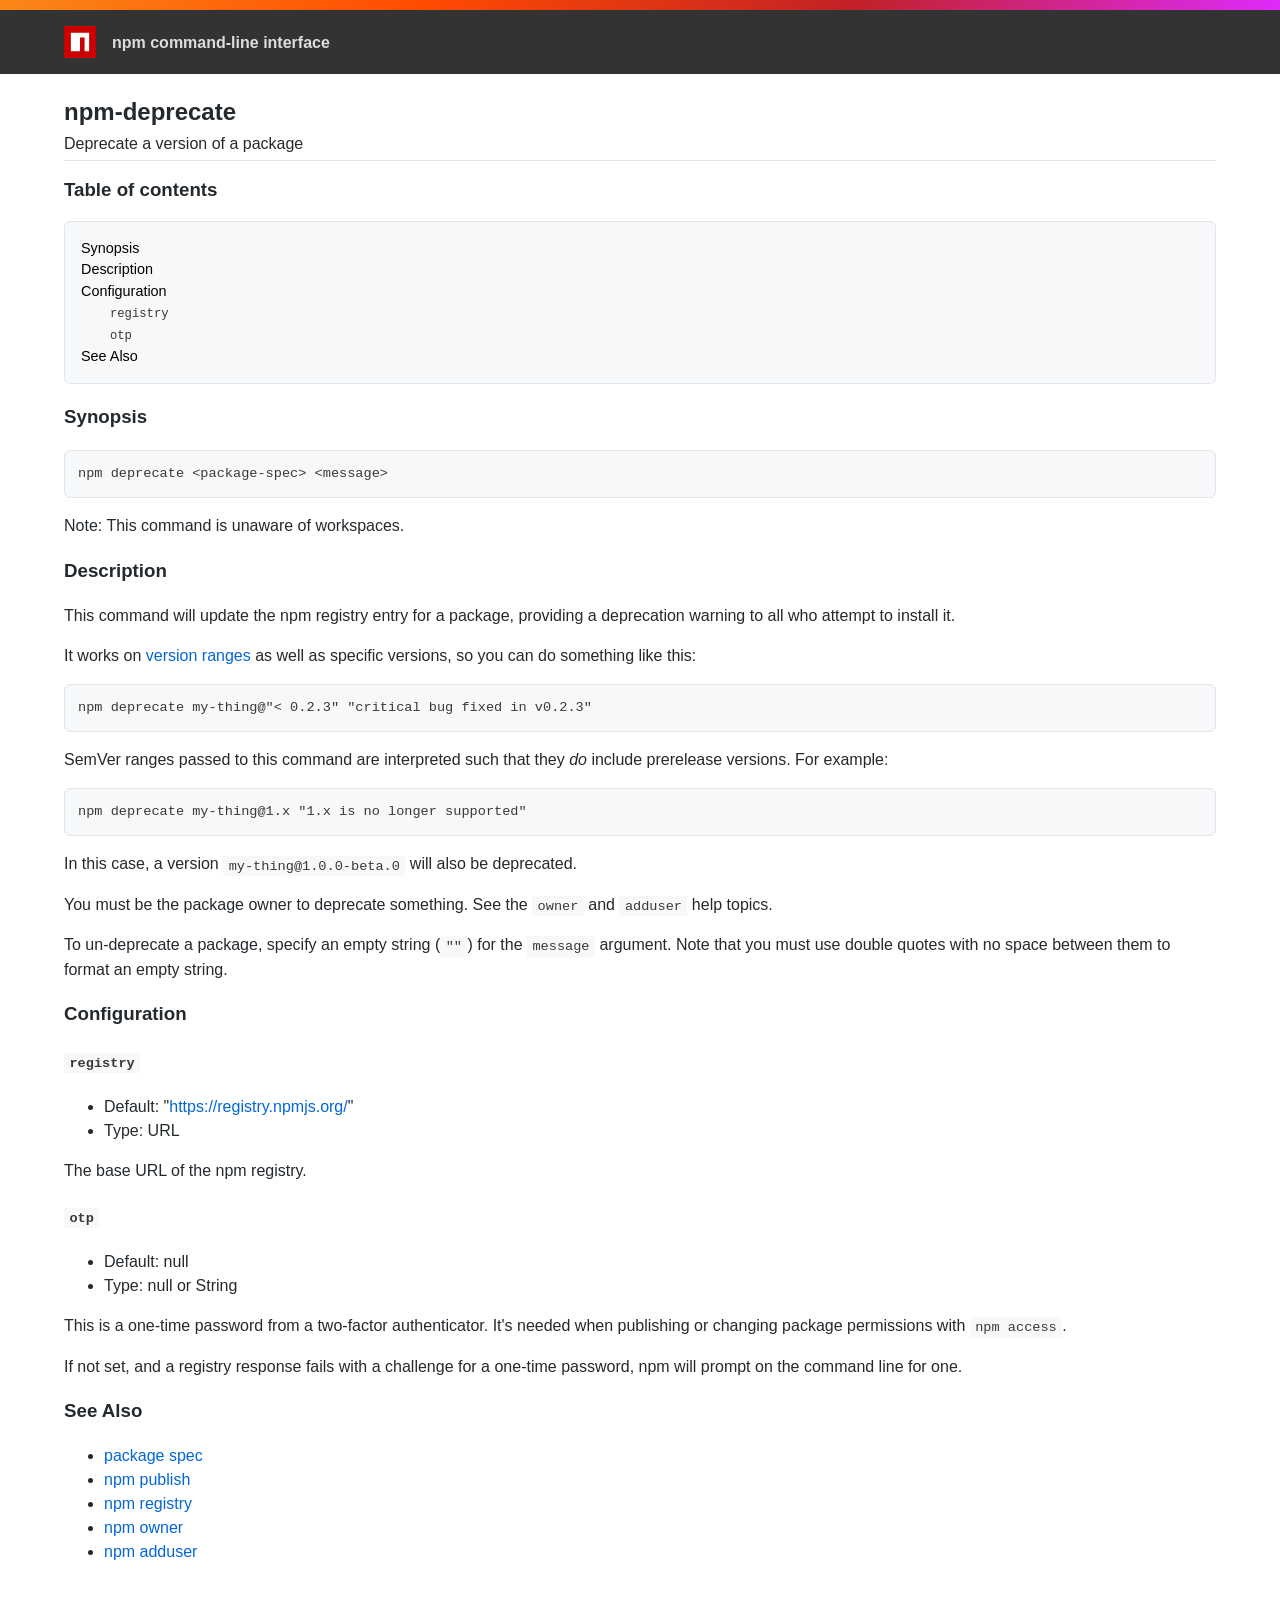
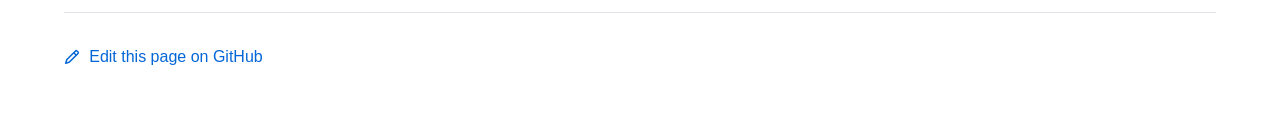
<file: node-v20.10.0-linux-x64/lib/node_modules/npm/docs/output/commands/npm-deprecate.html>
<!DOCTYPE html><html><head>
<meta charset="utf-8">
<title>npm-deprecate</title>
<style>
body {
    background-color: #ffffff;
    color: #24292e;

    margin: 0;

    line-height: 1.5;

    font-family: -apple-system, BlinkMacSystemFont, "Segoe UI", Helvetica, Arial, sans-serif, "Apple Color Emoji", "Segoe UI Emoji";
}
#rainbar {
    height: 10px;
    background-image: linear-gradient(139deg, #fb8817, #ff4b01, #c12127, #e02aff);
}

a {
    text-decoration: none;
    color: #0366d6;
}
a:hover {
    text-decoration: underline;
}

pre {
    margin: 1em 0px;
    padding: 1em;
    border: solid 1px #e1e4e8;
    border-radius: 6px;

    display: block;
    overflow: auto;

    white-space: pre;

    background-color: #f6f8fa;
    color: #393a34;
}
code {
    font-family: SFMono-Regular, Consolas, "Liberation Mono", Menlo, Courier, monospace;
    font-size: 85%;
    padding: 0.2em 0.4em;
    background-color: #f6f8fa;
    color: #393a34;
}
pre > code {
    padding: 0;
    background-color: inherit;
    color: inherit;
}
h1, h2, h3 {
    font-weight: 600;
}

#logobar {
    background-color: #333333;
    margin: 0 auto;
    padding: 1em 4em;
}
#logobar .logo {
    float: left;
}
#logobar .title {
    font-weight: 600;
    color: #dddddd;
    float: left;
    margin: 5px 0 0 1em;
}
#logobar:after {
    content: "";
    display: block;
    clear: both;
}

#content {
    margin: 0 auto;
    padding: 0 4em;
}

#table_of_contents > h2 {
    font-size: 1.17em;
}
#table_of_contents ul:first-child {
    border: solid 1px #e1e4e8;
    border-radius: 6px;
    padding: 1em;
    background-color: #f6f8fa;
    color: #393a34;
}
#table_of_contents ul {
    list-style-type: none;
    padding-left: 1.5em;
}
#table_of_contents li {
    font-size: 0.9em;
}
#table_of_contents li a {
    color: #000000;
}

header.title {
    border-bottom: solid 1px #e1e4e8;
}
header.title > h1 {
    margin-bottom: 0.25em;
}
header.title > .description {
    display: block;
    margin-bottom: 0.5em;
    line-height: 1;
}

footer#edit {
    border-top: solid 1px #e1e4e8;
    margin: 3em 0 4em 0;
    padding-top: 2em;
}
</style>
</head>
<body>
<div id="banner">
<div id="rainbar"></div>
<div id="logobar">
<svg class="logo" role="img" height="32" width="32" viewBox="0 0 700 700">
<polygon fill="#cb0000" points="0,700 700,700 700,0 0,0"></polygon>
<polygon fill="#ffffff" points="150,550 350,550 350,250 450,250 450,550 550,550 550,150 150,150"></polygon>
</svg>
<div class="title">
npm command-line interface
</div>
</div>
</div>

<section id="content">
<header class="title">
<h1 id="npm-deprecate">npm-deprecate</h1>
<span class="description">Deprecate a version of a package</span>
</header>

<section id="table_of_contents">
<h2 id="table-of-contents">Table of contents</h2>
<div id="_table_of_contents"><ul><li><a href="#synopsis">Synopsis</a></li><li><a href="#description">Description</a></li><li><a href="#configuration">Configuration</a></li><ul><li><a href="#registry"><code>registry</code></a></li><li><a href="#otp"><code>otp</code></a></li></ul><li><a href="#see-also">See Also</a></li></ul></div>
</section>

<div id="_content"><h3 id="synopsis">Synopsis</h3>
<pre><code class="language-bash">npm deprecate &lt;package-spec&gt; &lt;message&gt;
</code></pre>
<p>Note: This command is unaware of workspaces.</p>
<h3 id="description">Description</h3>
<p>This command will update the npm registry entry for a package, providing a
deprecation warning to all who attempt to install it.</p>
<p>It works on <a href="https://semver.npmjs.com/">version ranges</a> as well as specific
versions, so you can do something like this:</p>
<pre><code class="language-bash">npm deprecate my-thing@"&lt; 0.2.3" "critical bug fixed in v0.2.3"
</code></pre>
<p>SemVer ranges passed to this command are interpreted such that they <em>do</em>
include prerelease versions.  For example:</p>
<pre><code class="language-bash">npm deprecate my-thing@1.x "1.x is no longer supported"
</code></pre>
<p>In this case, a version <code>my-thing@1.0.0-beta.0</code> will also be deprecated.</p>
<p>You must be the package owner to deprecate something.  See the <code>owner</code> and
<code>adduser</code> help topics.</p>
<p>To un-deprecate a package, specify an empty string (<code>""</code>) for the <code>message</code>
argument. Note that you must use double quotes with no space between them to
format an empty string.</p>
<h3 id="configuration">Configuration</h3>
<h4 id="registry"><code>registry</code></h4>
<ul>
<li>Default: "<a href="https://registry.npmjs.org/">https://registry.npmjs.org/</a>"</li>
<li>Type: URL</li>
</ul>
<p>The base URL of the npm registry.</p>
<h4 id="otp"><code>otp</code></h4>
<ul>
<li>Default: null</li>
<li>Type: null or String</li>
</ul>
<p>This is a one-time password from a two-factor authenticator. It's needed
when publishing or changing package permissions with <code>npm access</code>.</p>
<p>If not set, and a registry response fails with a challenge for a one-time
password, npm will prompt on the command line for one.</p>
<h3 id="see-also">See Also</h3>
<ul>
<li><a href="../using-npm/package-spec.html">package spec</a></li>
<li><a href="../commands/npm-publish.html">npm publish</a></li>
<li><a href="../using-npm/registry.html">npm registry</a></li>
<li><a href="../commands/npm-owner.html">npm owner</a></li>
<li><a href="../commands/npm-adduser.html">npm adduser</a></li>
</ul></div>

<footer id="edit">
<a href="https://github.com/npm/cli/edit/latest/docs/content/commands/npm-deprecate.md">
<svg role="img" viewBox="0 0 16 16" width="16" height="16" fill="currentcolor" style="vertical-align: text-bottom; margin-right: 0.3em;">
<path fill-rule="evenodd" d="M11.013 1.427a1.75 1.75 0 012.474 0l1.086 1.086a1.75 1.75 0 010 2.474l-8.61 8.61c-.21.21-.47.364-.756.445l-3.251.93a.75.75 0 01-.927-.928l.929-3.25a1.75 1.75 0 01.445-.758l8.61-8.61zm1.414 1.06a.25.25 0 00-.354 0L10.811 3.75l1.439 1.44 1.263-1.263a.25.25 0 000-.354l-1.086-1.086zM11.189 6.25L9.75 4.81l-6.286 6.287a.25.25 0 00-.064.108l-.558 1.953 1.953-.558a.249.249 0 00.108-.064l6.286-6.286z"></path>
</svg>
Edit this page on GitHub
</a>
</footer>
</section>



</body></html>
</file>
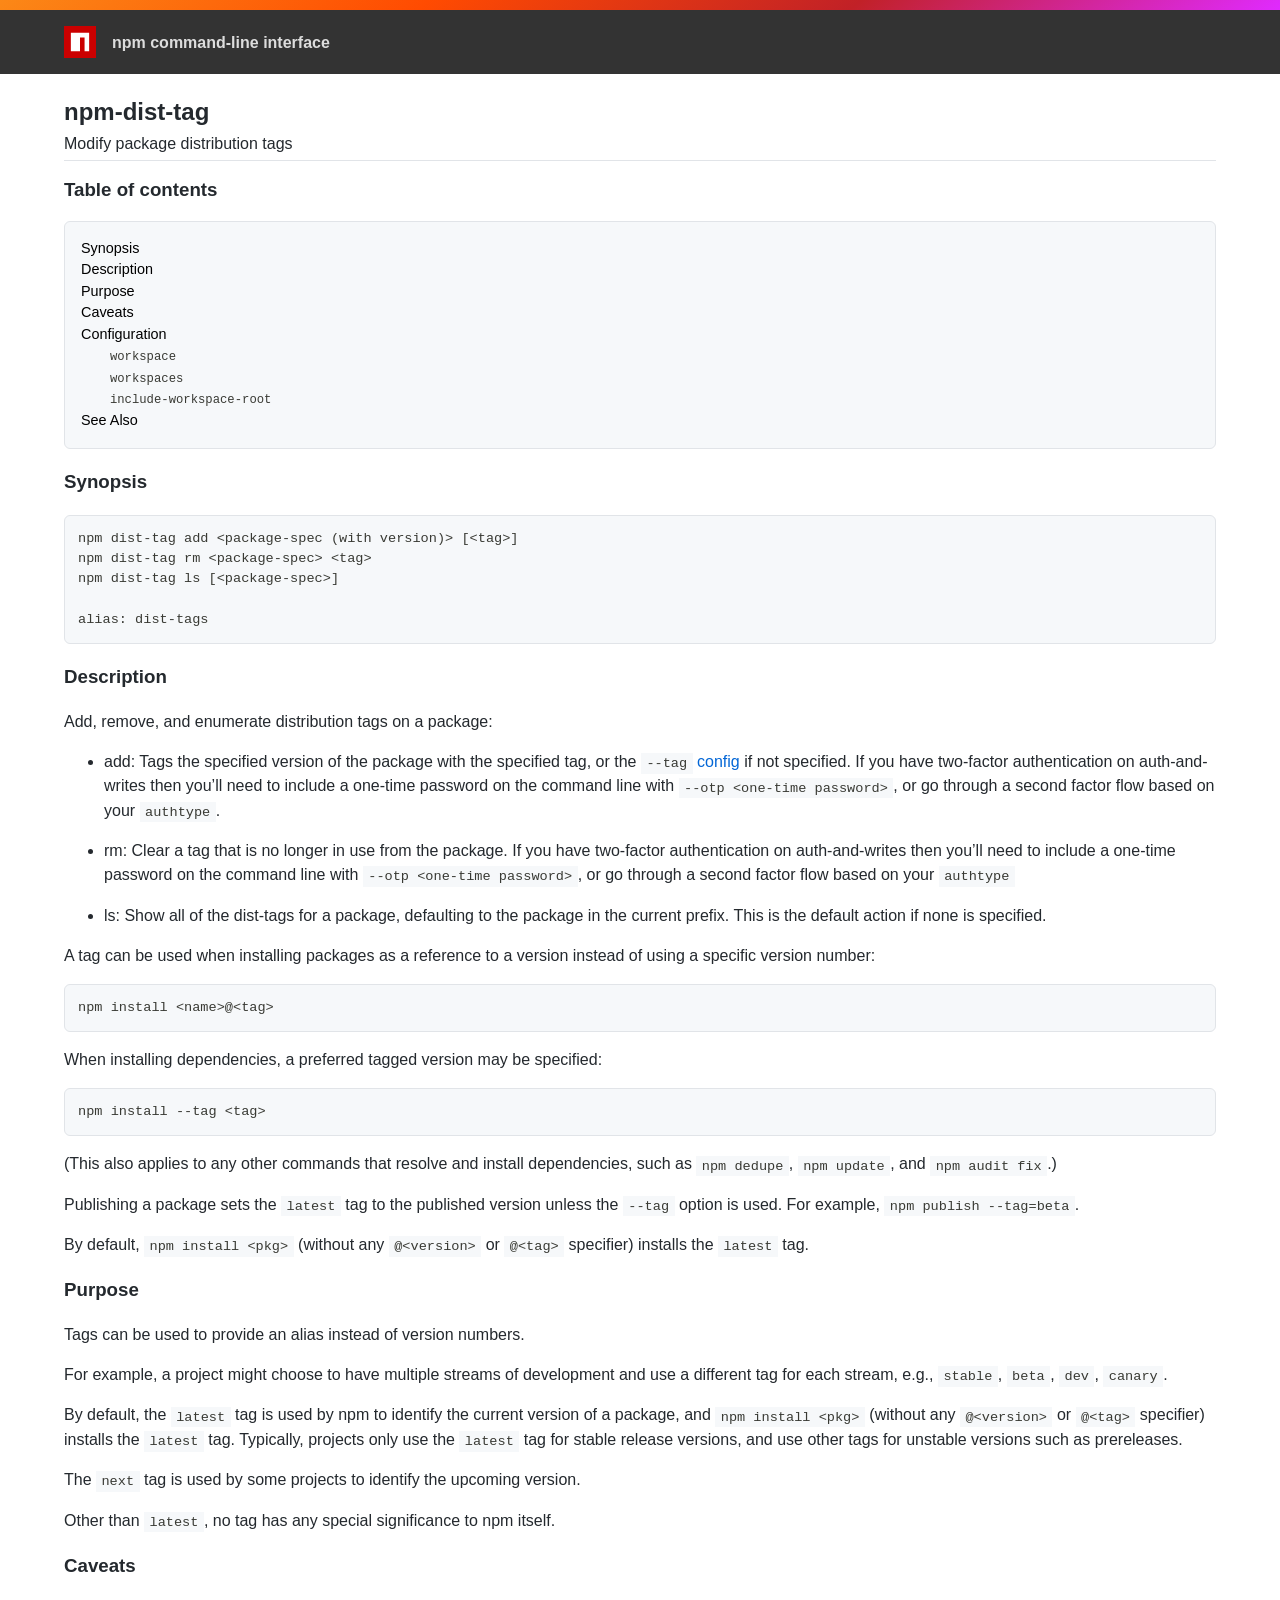
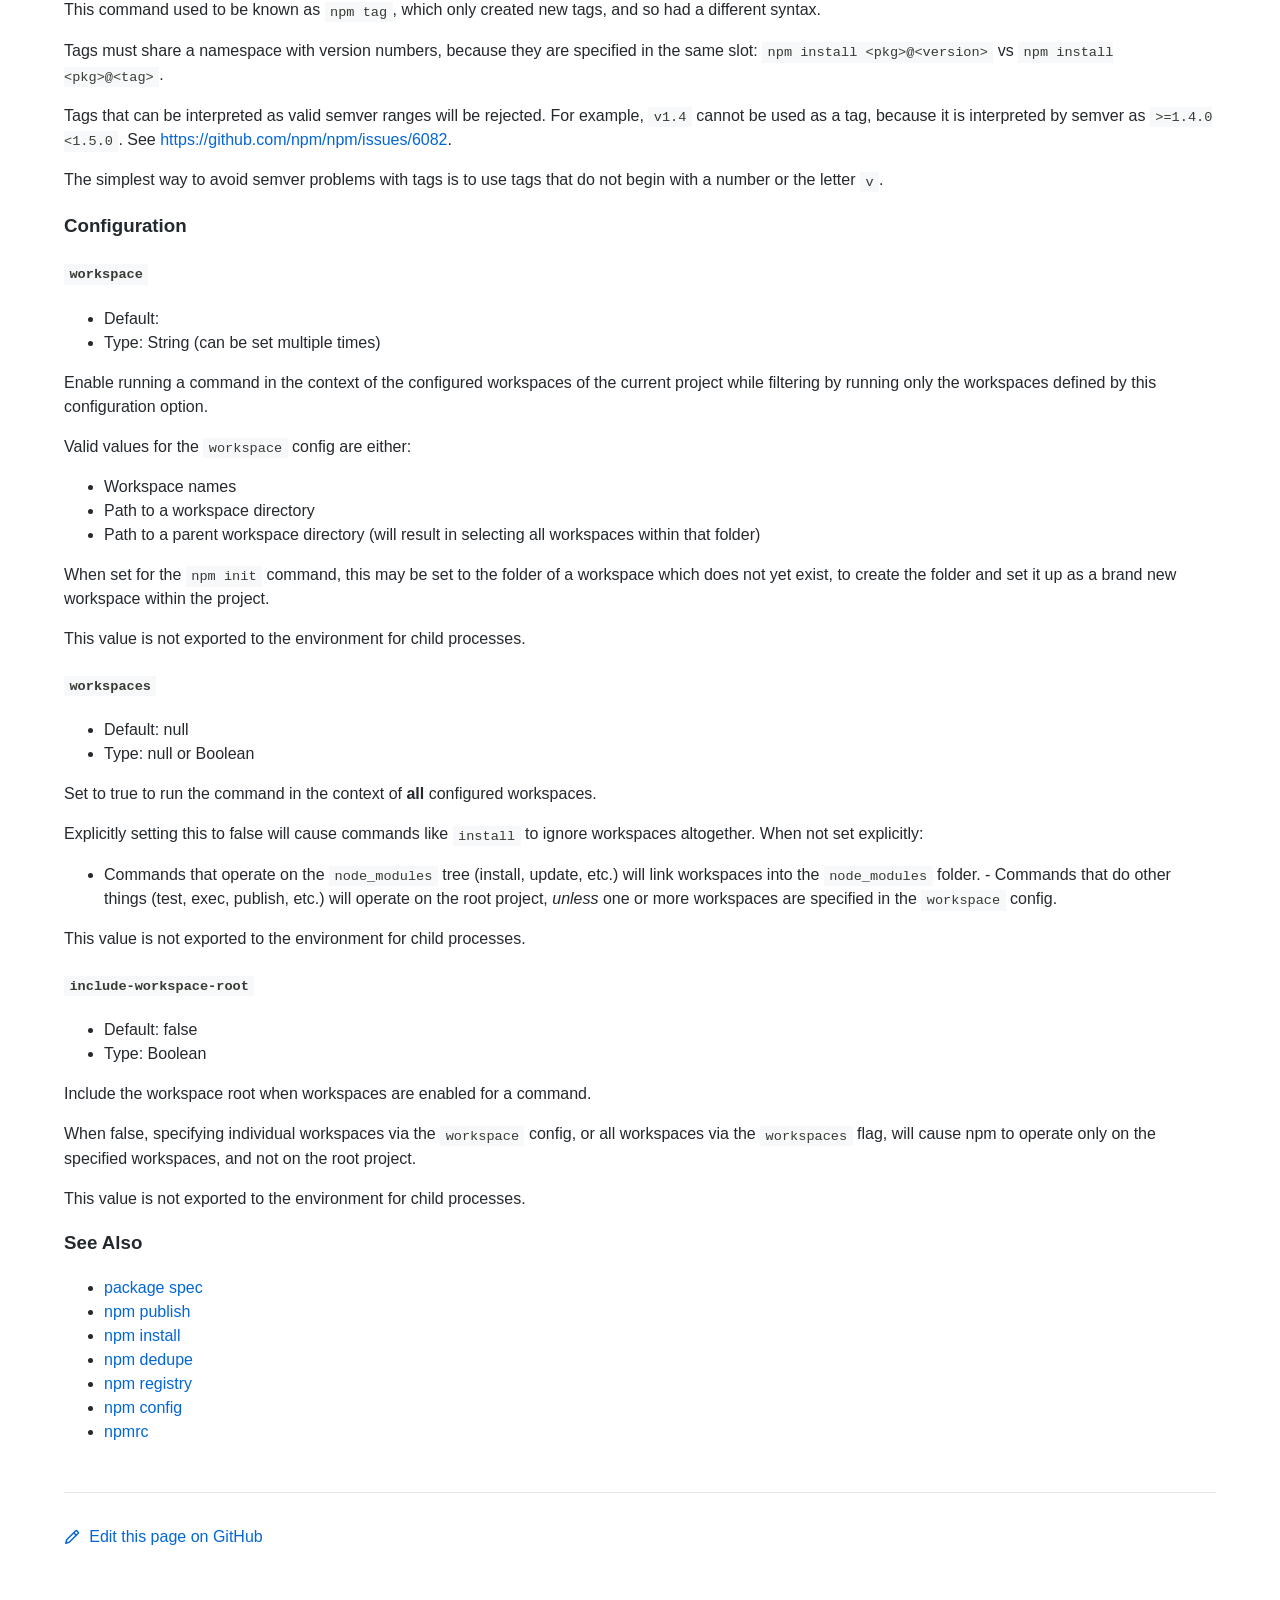
<file: node-v20.10.0-linux-x64/lib/node_modules/npm/docs/output/commands/npm-dist-tag.html>
<!DOCTYPE html><html><head>
<meta charset="utf-8">
<title>npm-dist-tag</title>
<style>
body {
    background-color: #ffffff;
    color: #24292e;

    margin: 0;

    line-height: 1.5;

    font-family: -apple-system, BlinkMacSystemFont, "Segoe UI", Helvetica, Arial, sans-serif, "Apple Color Emoji", "Segoe UI Emoji";
}
#rainbar {
    height: 10px;
    background-image: linear-gradient(139deg, #fb8817, #ff4b01, #c12127, #e02aff);
}

a {
    text-decoration: none;
    color: #0366d6;
}
a:hover {
    text-decoration: underline;
}

pre {
    margin: 1em 0px;
    padding: 1em;
    border: solid 1px #e1e4e8;
    border-radius: 6px;

    display: block;
    overflow: auto;

    white-space: pre;

    background-color: #f6f8fa;
    color: #393a34;
}
code {
    font-family: SFMono-Regular, Consolas, "Liberation Mono", Menlo, Courier, monospace;
    font-size: 85%;
    padding: 0.2em 0.4em;
    background-color: #f6f8fa;
    color: #393a34;
}
pre > code {
    padding: 0;
    background-color: inherit;
    color: inherit;
}
h1, h2, h3 {
    font-weight: 600;
}

#logobar {
    background-color: #333333;
    margin: 0 auto;
    padding: 1em 4em;
}
#logobar .logo {
    float: left;
}
#logobar .title {
    font-weight: 600;
    color: #dddddd;
    float: left;
    margin: 5px 0 0 1em;
}
#logobar:after {
    content: "";
    display: block;
    clear: both;
}

#content {
    margin: 0 auto;
    padding: 0 4em;
}

#table_of_contents > h2 {
    font-size: 1.17em;
}
#table_of_contents ul:first-child {
    border: solid 1px #e1e4e8;
    border-radius: 6px;
    padding: 1em;
    background-color: #f6f8fa;
    color: #393a34;
}
#table_of_contents ul {
    list-style-type: none;
    padding-left: 1.5em;
}
#table_of_contents li {
    font-size: 0.9em;
}
#table_of_contents li a {
    color: #000000;
}

header.title {
    border-bottom: solid 1px #e1e4e8;
}
header.title > h1 {
    margin-bottom: 0.25em;
}
header.title > .description {
    display: block;
    margin-bottom: 0.5em;
    line-height: 1;
}

footer#edit {
    border-top: solid 1px #e1e4e8;
    margin: 3em 0 4em 0;
    padding-top: 2em;
}
</style>
</head>
<body>
<div id="banner">
<div id="rainbar"></div>
<div id="logobar">
<svg class="logo" role="img" height="32" width="32" viewBox="0 0 700 700">
<polygon fill="#cb0000" points="0,700 700,700 700,0 0,0"></polygon>
<polygon fill="#ffffff" points="150,550 350,550 350,250 450,250 450,550 550,550 550,150 150,150"></polygon>
</svg>
<div class="title">
npm command-line interface
</div>
</div>
</div>

<section id="content">
<header class="title">
<h1 id="npm-dist-tag">npm-dist-tag</h1>
<span class="description">Modify package distribution tags</span>
</header>

<section id="table_of_contents">
<h2 id="table-of-contents">Table of contents</h2>
<div id="_table_of_contents"><ul><li><a href="#synopsis">Synopsis</a></li><li><a href="#description">Description</a></li><li><a href="#purpose">Purpose</a></li><li><a href="#caveats">Caveats</a></li><li><a href="#configuration">Configuration</a></li><ul><li><a href="#workspace"><code>workspace</code></a></li><li><a href="#workspaces"><code>workspaces</code></a></li><li><a href="#include-workspace-root"><code>include-workspace-root</code></a></li></ul><li><a href="#see-also">See Also</a></li></ul></div>
</section>

<div id="_content"><h3 id="synopsis">Synopsis</h3>
<pre><code class="language-bash">npm dist-tag add &lt;package-spec (with version)&gt; [&lt;tag&gt;]
npm dist-tag rm &lt;package-spec&gt; &lt;tag&gt;
npm dist-tag ls [&lt;package-spec&gt;]

alias: dist-tags
</code></pre>
<h3 id="description">Description</h3>
<p>Add, remove, and enumerate distribution tags on a package:</p>
<ul>
<li>
<p>add: Tags the specified version of the package with the specified tag,
or the <a href="../using-npm/config#tag.html"><code>--tag</code> config</a> if not specified. If you have
two-factor authentication on auth-and-writes then you’ll need to include a
one-time password on the command line with
<code>--otp &lt;one-time password&gt;</code>, or go through a second factor flow based on your <code>authtype</code>.</p>
</li>
<li>
<p>rm: Clear a tag that is no longer in use from the package. If you have
two-factor authentication on auth-and-writes then you’ll need to include
a one-time password on the command line with <code>--otp &lt;one-time password&gt;</code>,
or go through a second factor flow based on your <code>authtype</code></p>
</li>
<li>
<p>ls: Show all of the dist-tags for a package, defaulting to the package in
the current prefix. This is the default action if none is specified.</p>
</li>
</ul>
<p>A tag can be used when installing packages as a reference to a version instead
of using a specific version number:</p>
<pre><code class="language-bash">npm install &lt;name&gt;@&lt;tag&gt;
</code></pre>
<p>When installing dependencies, a preferred tagged version may be specified:</p>
<pre><code class="language-bash">npm install --tag &lt;tag&gt;
</code></pre>
<p>(This also applies to any other commands that resolve and install
dependencies, such as <code>npm dedupe</code>, <code>npm update</code>, and <code>npm audit fix</code>.)</p>
<p>Publishing a package sets the <code>latest</code> tag to the published version unless the
<code>--tag</code> option is used. For example, <code>npm publish --tag=beta</code>.</p>
<p>By default, <code>npm install &lt;pkg&gt;</code> (without any <code>@&lt;version&gt;</code> or <code>@&lt;tag&gt;</code>
specifier) installs the <code>latest</code> tag.</p>
<h3 id="purpose">Purpose</h3>
<p>Tags can be used to provide an alias instead of version numbers.</p>
<p>For example, a project might choose to have multiple streams of development
and use a different tag for each stream, e.g., <code>stable</code>, <code>beta</code>, <code>dev</code>,
<code>canary</code>.</p>
<p>By default, the <code>latest</code> tag is used by npm to identify the current version
of a package, and <code>npm install &lt;pkg&gt;</code> (without any <code>@&lt;version&gt;</code> or <code>@&lt;tag&gt;</code>
specifier) installs the <code>latest</code> tag. Typically, projects only use the
<code>latest</code> tag for stable release versions, and use other tags for unstable
versions such as prereleases.</p>
<p>The <code>next</code> tag is used by some projects to identify the upcoming version.</p>
<p>Other than <code>latest</code>, no tag has any special significance to npm itself.</p>
<h3 id="caveats">Caveats</h3>
<p>This command used to be known as <code>npm tag</code>, which only created new tags,
and so had a different syntax.</p>
<p>Tags must share a namespace with version numbers, because they are
specified in the same slot: <code>npm install &lt;pkg&gt;@&lt;version&gt;</code> vs
<code>npm install &lt;pkg&gt;@&lt;tag&gt;</code>.</p>
<p>Tags that can be interpreted as valid semver ranges will be rejected. For
example, <code>v1.4</code> cannot be used as a tag, because it is interpreted by
semver as <code>&gt;=1.4.0 &lt;1.5.0</code>.  See <a href="https://github.com/npm/npm/issues/6082">https://github.com/npm/npm/issues/6082</a>.</p>
<p>The simplest way to avoid semver problems with tags is to use tags that do
not begin with a number or the letter <code>v</code>.</p>
<h3 id="configuration">Configuration</h3>
<h4 id="workspace"><code>workspace</code></h4>
<ul>
<li>Default:</li>
<li>Type: String (can be set multiple times)</li>
</ul>
<p>Enable running a command in the context of the configured workspaces of the
current project while filtering by running only the workspaces defined by
this configuration option.</p>
<p>Valid values for the <code>workspace</code> config are either:</p>
<ul>
<li>Workspace names</li>
<li>Path to a workspace directory</li>
<li>Path to a parent workspace directory (will result in selecting all
workspaces within that folder)</li>
</ul>
<p>When set for the <code>npm init</code> command, this may be set to the folder of a
workspace which does not yet exist, to create the folder and set it up as a
brand new workspace within the project.</p>
<p>This value is not exported to the environment for child processes.</p>
<h4 id="workspaces"><code>workspaces</code></h4>
<ul>
<li>Default: null</li>
<li>Type: null or Boolean</li>
</ul>
<p>Set to true to run the command in the context of <strong>all</strong> configured
workspaces.</p>
<p>Explicitly setting this to false will cause commands like <code>install</code> to
ignore workspaces altogether. When not set explicitly:</p>
<ul>
<li>Commands that operate on the <code>node_modules</code> tree (install, update, etc.)
will link workspaces into the <code>node_modules</code> folder. - Commands that do
other things (test, exec, publish, etc.) will operate on the root project,
<em>unless</em> one or more workspaces are specified in the <code>workspace</code> config.</li>
</ul>
<p>This value is not exported to the environment for child processes.</p>
<h4 id="include-workspace-root"><code>include-workspace-root</code></h4>
<ul>
<li>Default: false</li>
<li>Type: Boolean</li>
</ul>
<p>Include the workspace root when workspaces are enabled for a command.</p>
<p>When false, specifying individual workspaces via the <code>workspace</code> config, or
all workspaces via the <code>workspaces</code> flag, will cause npm to operate only on
the specified workspaces, and not on the root project.</p>
<p>This value is not exported to the environment for child processes.</p>
<h3 id="see-also">See Also</h3>
<ul>
<li><a href="../using-npm/package-spec.html">package spec</a></li>
<li><a href="../commands/npm-publish.html">npm publish</a></li>
<li><a href="../commands/npm-install.html">npm install</a></li>
<li><a href="../commands/npm-dedupe.html">npm dedupe</a></li>
<li><a href="../using-npm/registry.html">npm registry</a></li>
<li><a href="../commands/npm-config.html">npm config</a></li>
<li><a href="../configuring-npm/npmrc.html">npmrc</a></li>
</ul></div>

<footer id="edit">
<a href="https://github.com/npm/cli/edit/latest/docs/content/commands/npm-dist-tag.md">
<svg role="img" viewBox="0 0 16 16" width="16" height="16" fill="currentcolor" style="vertical-align: text-bottom; margin-right: 0.3em;">
<path fill-rule="evenodd" d="M11.013 1.427a1.75 1.75 0 012.474 0l1.086 1.086a1.75 1.75 0 010 2.474l-8.61 8.61c-.21.21-.47.364-.756.445l-3.251.93a.75.75 0 01-.927-.928l.929-3.25a1.75 1.75 0 01.445-.758l8.61-8.61zm1.414 1.06a.25.25 0 00-.354 0L10.811 3.75l1.439 1.44 1.263-1.263a.25.25 0 000-.354l-1.086-1.086zM11.189 6.25L9.75 4.81l-6.286 6.287a.25.25 0 00-.064.108l-.558 1.953 1.953-.558a.249.249 0 00.108-.064l6.286-6.286z"></path>
</svg>
Edit this page on GitHub
</a>
</footer>
</section>



</body></html>
</file>
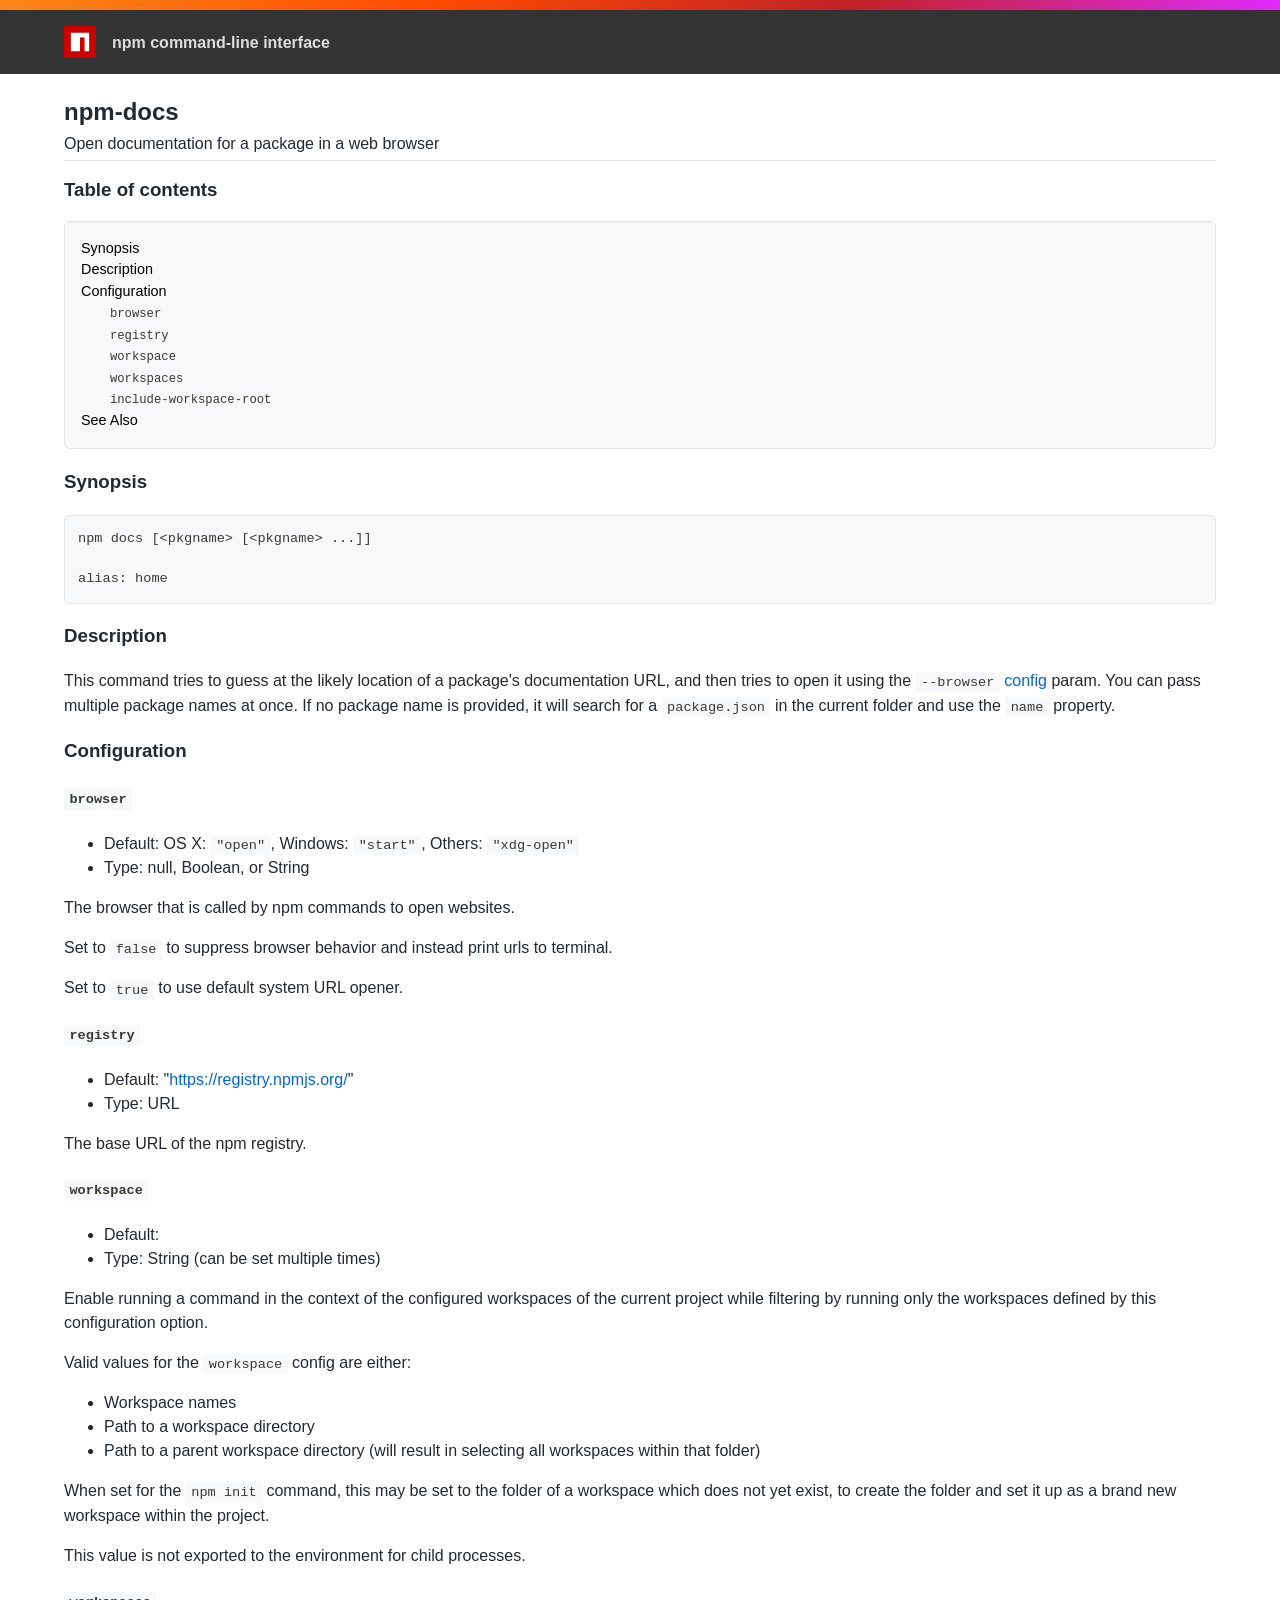
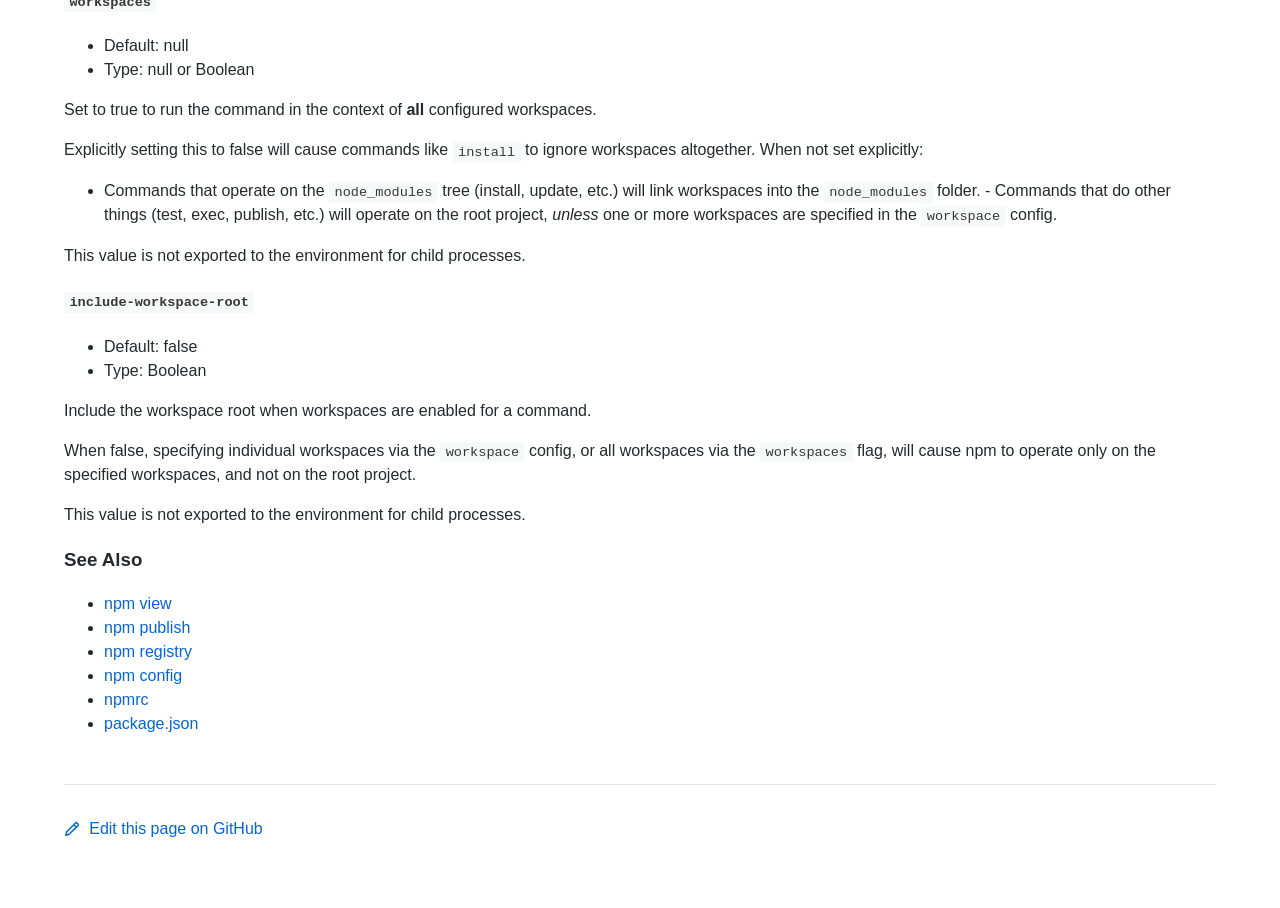
<file: node-v20.10.0-linux-x64/lib/node_modules/npm/docs/output/commands/npm-docs.html>
<!DOCTYPE html><html><head>
<meta charset="utf-8">
<title>npm-docs</title>
<style>
body {
    background-color: #ffffff;
    color: #24292e;

    margin: 0;

    line-height: 1.5;

    font-family: -apple-system, BlinkMacSystemFont, "Segoe UI", Helvetica, Arial, sans-serif, "Apple Color Emoji", "Segoe UI Emoji";
}
#rainbar {
    height: 10px;
    background-image: linear-gradient(139deg, #fb8817, #ff4b01, #c12127, #e02aff);
}

a {
    text-decoration: none;
    color: #0366d6;
}
a:hover {
    text-decoration: underline;
}

pre {
    margin: 1em 0px;
    padding: 1em;
    border: solid 1px #e1e4e8;
    border-radius: 6px;

    display: block;
    overflow: auto;

    white-space: pre;

    background-color: #f6f8fa;
    color: #393a34;
}
code {
    font-family: SFMono-Regular, Consolas, "Liberation Mono", Menlo, Courier, monospace;
    font-size: 85%;
    padding: 0.2em 0.4em;
    background-color: #f6f8fa;
    color: #393a34;
}
pre > code {
    padding: 0;
    background-color: inherit;
    color: inherit;
}
h1, h2, h3 {
    font-weight: 600;
}

#logobar {
    background-color: #333333;
    margin: 0 auto;
    padding: 1em 4em;
}
#logobar .logo {
    float: left;
}
#logobar .title {
    font-weight: 600;
    color: #dddddd;
    float: left;
    margin: 5px 0 0 1em;
}
#logobar:after {
    content: "";
    display: block;
    clear: both;
}

#content {
    margin: 0 auto;
    padding: 0 4em;
}

#table_of_contents > h2 {
    font-size: 1.17em;
}
#table_of_contents ul:first-child {
    border: solid 1px #e1e4e8;
    border-radius: 6px;
    padding: 1em;
    background-color: #f6f8fa;
    color: #393a34;
}
#table_of_contents ul {
    list-style-type: none;
    padding-left: 1.5em;
}
#table_of_contents li {
    font-size: 0.9em;
}
#table_of_contents li a {
    color: #000000;
}

header.title {
    border-bottom: solid 1px #e1e4e8;
}
header.title > h1 {
    margin-bottom: 0.25em;
}
header.title > .description {
    display: block;
    margin-bottom: 0.5em;
    line-height: 1;
}

footer#edit {
    border-top: solid 1px #e1e4e8;
    margin: 3em 0 4em 0;
    padding-top: 2em;
}
</style>
</head>
<body>
<div id="banner">
<div id="rainbar"></div>
<div id="logobar">
<svg class="logo" role="img" height="32" width="32" viewBox="0 0 700 700">
<polygon fill="#cb0000" points="0,700 700,700 700,0 0,0"></polygon>
<polygon fill="#ffffff" points="150,550 350,550 350,250 450,250 450,550 550,550 550,150 150,150"></polygon>
</svg>
<div class="title">
npm command-line interface
</div>
</div>
</div>

<section id="content">
<header class="title">
<h1 id="npm-docs">npm-docs</h1>
<span class="description">Open documentation for a package in a web browser</span>
</header>

<section id="table_of_contents">
<h2 id="table-of-contents">Table of contents</h2>
<div id="_table_of_contents"><ul><li><a href="#synopsis">Synopsis</a></li><li><a href="#description">Description</a></li><li><a href="#configuration">Configuration</a></li><ul><li><a href="#browser"><code>browser</code></a></li><li><a href="#registry"><code>registry</code></a></li><li><a href="#workspace"><code>workspace</code></a></li><li><a href="#workspaces"><code>workspaces</code></a></li><li><a href="#include-workspace-root"><code>include-workspace-root</code></a></li></ul><li><a href="#see-also">See Also</a></li></ul></div>
</section>

<div id="_content"><h3 id="synopsis">Synopsis</h3>
<pre><code class="language-bash">npm docs [&lt;pkgname&gt; [&lt;pkgname&gt; ...]]

alias: home
</code></pre>
<h3 id="description">Description</h3>
<p>This command tries to guess at the likely location of a package's
documentation URL, and then tries to open it using the
<a href="../using-npm/config#browser.html"><code>--browser</code> config</a> param. You can pass multiple
package names at once. If no package name is provided, it will search for a
<code>package.json</code> in the current folder and use the <code>name</code> property.</p>
<h3 id="configuration">Configuration</h3>
<h4 id="browser"><code>browser</code></h4>
<ul>
<li>Default: OS X: <code>"open"</code>, Windows: <code>"start"</code>, Others: <code>"xdg-open"</code></li>
<li>Type: null, Boolean, or String</li>
</ul>
<p>The browser that is called by npm commands to open websites.</p>
<p>Set to <code>false</code> to suppress browser behavior and instead print urls to
terminal.</p>
<p>Set to <code>true</code> to use default system URL opener.</p>
<h4 id="registry"><code>registry</code></h4>
<ul>
<li>Default: "<a href="https://registry.npmjs.org/">https://registry.npmjs.org/</a>"</li>
<li>Type: URL</li>
</ul>
<p>The base URL of the npm registry.</p>
<h4 id="workspace"><code>workspace</code></h4>
<ul>
<li>Default:</li>
<li>Type: String (can be set multiple times)</li>
</ul>
<p>Enable running a command in the context of the configured workspaces of the
current project while filtering by running only the workspaces defined by
this configuration option.</p>
<p>Valid values for the <code>workspace</code> config are either:</p>
<ul>
<li>Workspace names</li>
<li>Path to a workspace directory</li>
<li>Path to a parent workspace directory (will result in selecting all
workspaces within that folder)</li>
</ul>
<p>When set for the <code>npm init</code> command, this may be set to the folder of a
workspace which does not yet exist, to create the folder and set it up as a
brand new workspace within the project.</p>
<p>This value is not exported to the environment for child processes.</p>
<h4 id="workspaces"><code>workspaces</code></h4>
<ul>
<li>Default: null</li>
<li>Type: null or Boolean</li>
</ul>
<p>Set to true to run the command in the context of <strong>all</strong> configured
workspaces.</p>
<p>Explicitly setting this to false will cause commands like <code>install</code> to
ignore workspaces altogether. When not set explicitly:</p>
<ul>
<li>Commands that operate on the <code>node_modules</code> tree (install, update, etc.)
will link workspaces into the <code>node_modules</code> folder. - Commands that do
other things (test, exec, publish, etc.) will operate on the root project,
<em>unless</em> one or more workspaces are specified in the <code>workspace</code> config.</li>
</ul>
<p>This value is not exported to the environment for child processes.</p>
<h4 id="include-workspace-root"><code>include-workspace-root</code></h4>
<ul>
<li>Default: false</li>
<li>Type: Boolean</li>
</ul>
<p>Include the workspace root when workspaces are enabled for a command.</p>
<p>When false, specifying individual workspaces via the <code>workspace</code> config, or
all workspaces via the <code>workspaces</code> flag, will cause npm to operate only on
the specified workspaces, and not on the root project.</p>
<p>This value is not exported to the environment for child processes.</p>
<h3 id="see-also">See Also</h3>
<ul>
<li><a href="../commands/npm-view.html">npm view</a></li>
<li><a href="../commands/npm-publish.html">npm publish</a></li>
<li><a href="../using-npm/registry.html">npm registry</a></li>
<li><a href="../commands/npm-config.html">npm config</a></li>
<li><a href="../configuring-npm/npmrc.html">npmrc</a></li>
<li><a href="../configuring-npm/package-json.html">package.json</a></li>
</ul></div>

<footer id="edit">
<a href="https://github.com/npm/cli/edit/latest/docs/content/commands/npm-docs.md">
<svg role="img" viewBox="0 0 16 16" width="16" height="16" fill="currentcolor" style="vertical-align: text-bottom; margin-right: 0.3em;">
<path fill-rule="evenodd" d="M11.013 1.427a1.75 1.75 0 012.474 0l1.086 1.086a1.75 1.75 0 010 2.474l-8.61 8.61c-.21.21-.47.364-.756.445l-3.251.93a.75.75 0 01-.927-.928l.929-3.25a1.75 1.75 0 01.445-.758l8.61-8.61zm1.414 1.06a.25.25 0 00-.354 0L10.811 3.75l1.439 1.44 1.263-1.263a.25.25 0 000-.354l-1.086-1.086zM11.189 6.25L9.75 4.81l-6.286 6.287a.25.25 0 00-.064.108l-.558 1.953 1.953-.558a.249.249 0 00.108-.064l6.286-6.286z"></path>
</svg>
Edit this page on GitHub
</a>
</footer>
</section>



</body></html>
</file>
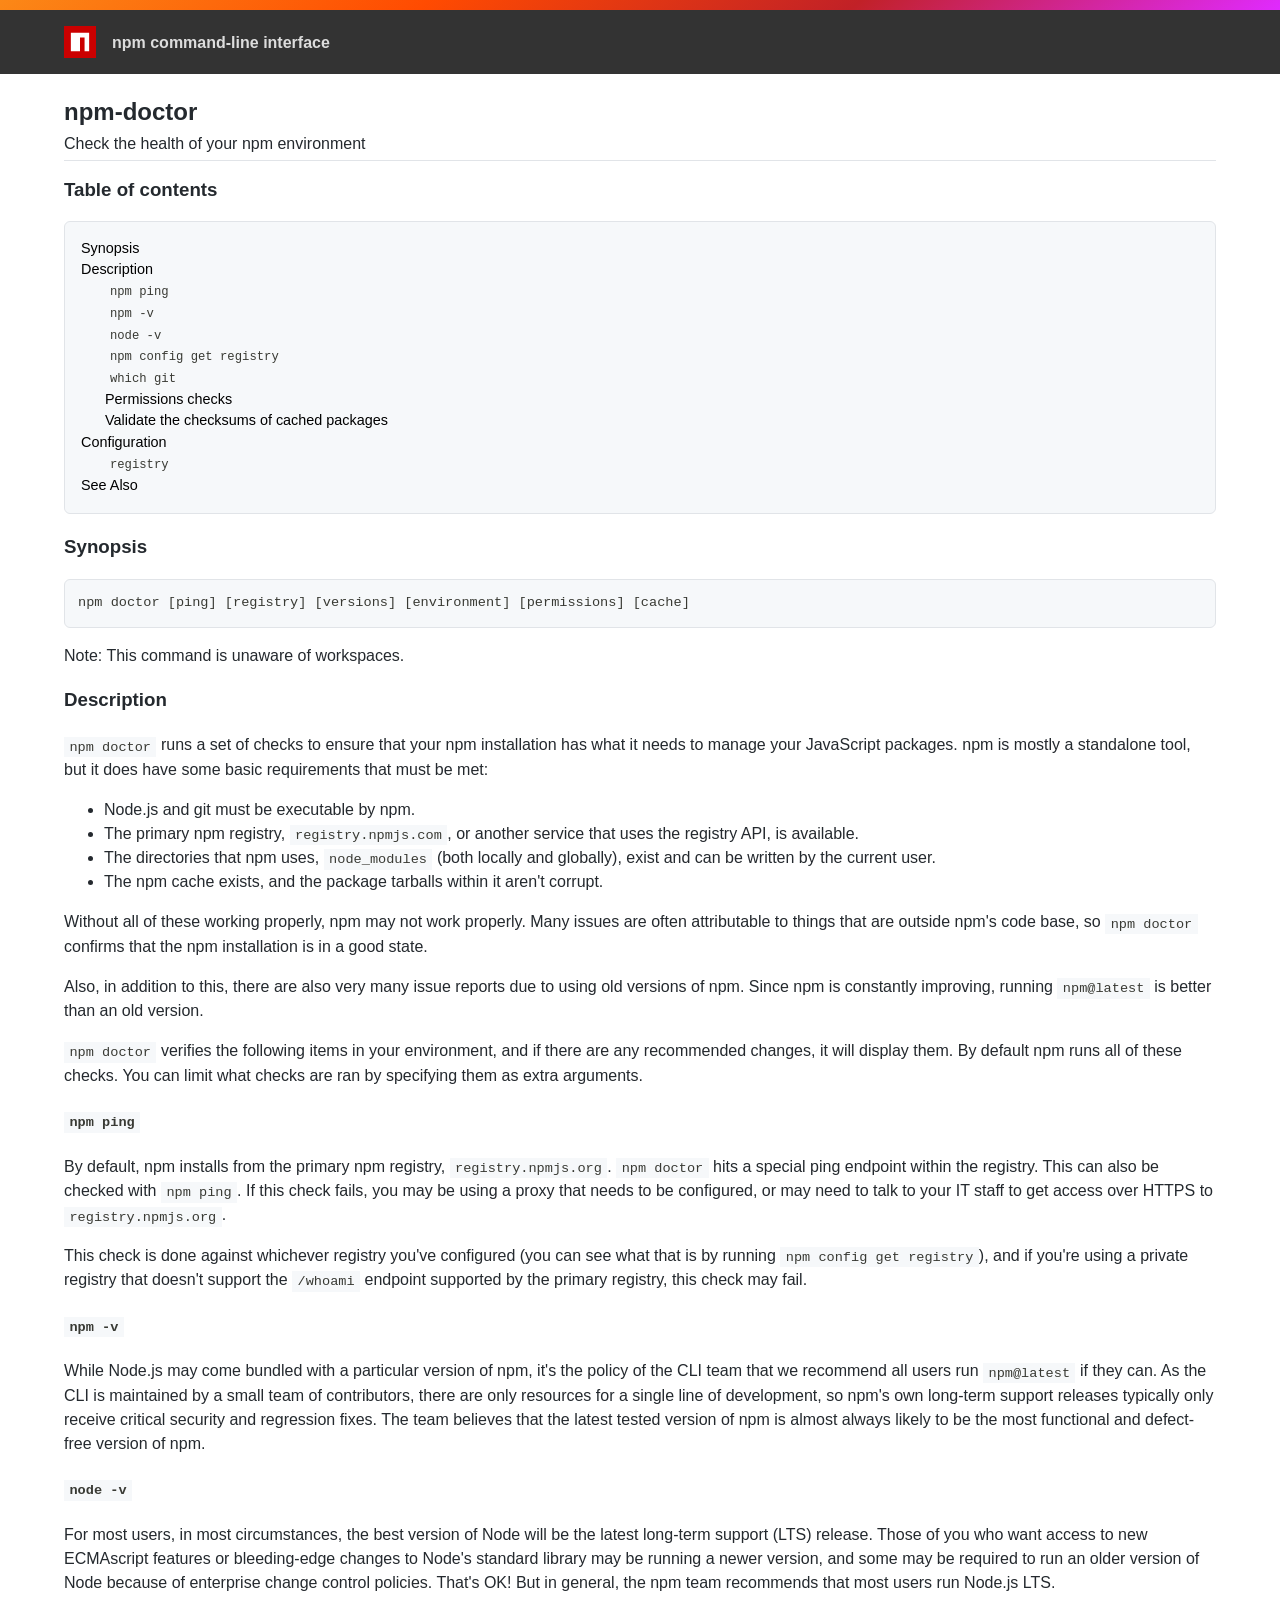
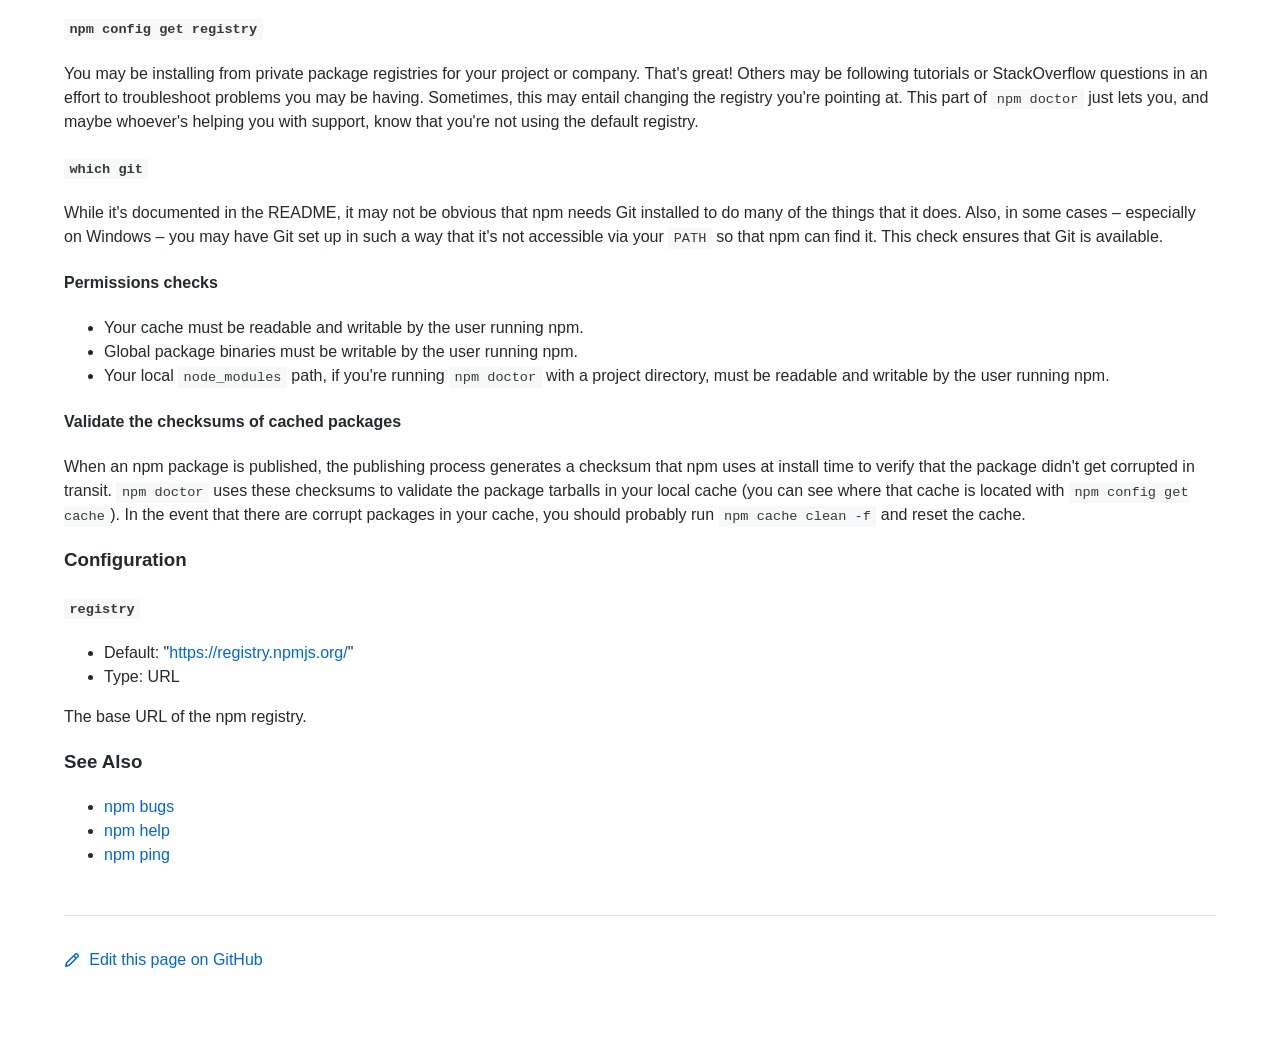
<file: node-v20.10.0-linux-x64/lib/node_modules/npm/docs/output/commands/npm-doctor.html>
<!DOCTYPE html><html><head>
<meta charset="utf-8">
<title>npm-doctor</title>
<style>
body {
    background-color: #ffffff;
    color: #24292e;

    margin: 0;

    line-height: 1.5;

    font-family: -apple-system, BlinkMacSystemFont, "Segoe UI", Helvetica, Arial, sans-serif, "Apple Color Emoji", "Segoe UI Emoji";
}
#rainbar {
    height: 10px;
    background-image: linear-gradient(139deg, #fb8817, #ff4b01, #c12127, #e02aff);
}

a {
    text-decoration: none;
    color: #0366d6;
}
a:hover {
    text-decoration: underline;
}

pre {
    margin: 1em 0px;
    padding: 1em;
    border: solid 1px #e1e4e8;
    border-radius: 6px;

    display: block;
    overflow: auto;

    white-space: pre;

    background-color: #f6f8fa;
    color: #393a34;
}
code {
    font-family: SFMono-Regular, Consolas, "Liberation Mono", Menlo, Courier, monospace;
    font-size: 85%;
    padding: 0.2em 0.4em;
    background-color: #f6f8fa;
    color: #393a34;
}
pre > code {
    padding: 0;
    background-color: inherit;
    color: inherit;
}
h1, h2, h3 {
    font-weight: 600;
}

#logobar {
    background-color: #333333;
    margin: 0 auto;
    padding: 1em 4em;
}
#logobar .logo {
    float: left;
}
#logobar .title {
    font-weight: 600;
    color: #dddddd;
    float: left;
    margin: 5px 0 0 1em;
}
#logobar:after {
    content: "";
    display: block;
    clear: both;
}

#content {
    margin: 0 auto;
    padding: 0 4em;
}

#table_of_contents > h2 {
    font-size: 1.17em;
}
#table_of_contents ul:first-child {
    border: solid 1px #e1e4e8;
    border-radius: 6px;
    padding: 1em;
    background-color: #f6f8fa;
    color: #393a34;
}
#table_of_contents ul {
    list-style-type: none;
    padding-left: 1.5em;
}
#table_of_contents li {
    font-size: 0.9em;
}
#table_of_contents li a {
    color: #000000;
}

header.title {
    border-bottom: solid 1px #e1e4e8;
}
header.title > h1 {
    margin-bottom: 0.25em;
}
header.title > .description {
    display: block;
    margin-bottom: 0.5em;
    line-height: 1;
}

footer#edit {
    border-top: solid 1px #e1e4e8;
    margin: 3em 0 4em 0;
    padding-top: 2em;
}
</style>
</head>
<body>
<div id="banner">
<div id="rainbar"></div>
<div id="logobar">
<svg class="logo" role="img" height="32" width="32" viewBox="0 0 700 700">
<polygon fill="#cb0000" points="0,700 700,700 700,0 0,0"></polygon>
<polygon fill="#ffffff" points="150,550 350,550 350,250 450,250 450,550 550,550 550,150 150,150"></polygon>
</svg>
<div class="title">
npm command-line interface
</div>
</div>
</div>

<section id="content">
<header class="title">
<h1 id="npm-doctor">npm-doctor</h1>
<span class="description">Check the health of your npm environment</span>
</header>

<section id="table_of_contents">
<h2 id="table-of-contents">Table of contents</h2>
<div id="_table_of_contents"><ul><li><a href="#synopsis">Synopsis</a></li><li><a href="#description">Description</a></li><ul><li><a href="#npm-ping"><code>npm ping</code></a></li><li><a href="#npm--v"><code>npm -v</code></a></li><li><a href="#node--v"><code>node -v</code></a></li><li><a href="#npm-config-get-registry"><code>npm config get registry</code></a></li><li><a href="#which-git"><code>which git</code></a></li><li><a href="#permissions-checks">Permissions checks</a></li><li><a href="#validate-the-checksums-of-cached-packages">Validate the checksums of cached packages</a></li></ul><li><a href="#configuration">Configuration</a></li><ul><li><a href="#registry"><code>registry</code></a></li></ul><li><a href="#see-also">See Also</a></li></ul></div>
</section>

<div id="_content"><h3 id="synopsis">Synopsis</h3>
<pre><code class="language-bash">npm doctor [ping] [registry] [versions] [environment] [permissions] [cache]
</code></pre>
<p>Note: This command is unaware of workspaces.</p>
<h3 id="description">Description</h3>
<p><code>npm doctor</code> runs a set of checks to ensure that your npm installation has
what it needs to manage your JavaScript packages. npm is mostly a
standalone tool, but it does have some basic requirements that must be met:</p>
<ul>
<li>Node.js and git must be executable by npm.</li>
<li>The primary npm registry, <code>registry.npmjs.com</code>, or another service that
uses the registry API, is available.</li>
<li>The directories that npm uses, <code>node_modules</code> (both locally and
globally), exist and can be written by the current user.</li>
<li>The npm cache exists, and the package tarballs within it aren't corrupt.</li>
</ul>
<p>Without all of these working properly, npm may not work properly.  Many
issues are often attributable to things that are outside npm's code base,
so <code>npm doctor</code> confirms that the npm installation is in a good state.</p>
<p>Also, in addition to this, there are also very many issue reports due to
using old versions of npm. Since npm is constantly improving, running
<code>npm@latest</code> is better than an old version.</p>
<p><code>npm doctor</code> verifies the following items in your environment, and if
there are any recommended changes, it will display them.  By default npm
runs all of these checks. You can limit what checks are ran by
specifying them as extra arguments.</p>
<h4 id="npm-ping"><code>npm ping</code></h4>
<p>By default, npm installs from the primary npm registry,
<code>registry.npmjs.org</code>.  <code>npm doctor</code> hits a special ping endpoint within the
registry. This can also be checked with <code>npm ping</code>. If this check fails,
you may be using a proxy that needs to be configured, or may need to talk
to your IT staff to get access over HTTPS to <code>registry.npmjs.org</code>.</p>
<p>This check is done against whichever registry you've configured (you can
see what that is by running <code>npm config get registry</code>), and if you're using
a private registry that doesn't support the <code>/whoami</code> endpoint supported by
the primary registry, this check may fail.</p>
<h4 id="npm--v"><code>npm -v</code></h4>
<p>While Node.js may come bundled with a particular version of npm, it's the
policy of the CLI team that we recommend all users run <code>npm@latest</code> if they
can. As the CLI is maintained by a small team of contributors, there are
only resources for a single line of development, so npm's own long-term
support releases typically only receive critical security and regression
fixes. The team believes that the latest tested version of npm is almost
always likely to be the most functional and defect-free version of npm.</p>
<h4 id="node--v"><code>node -v</code></h4>
<p>For most users, in most circumstances, the best version of Node will be the
latest long-term support (LTS) release. Those of you who want access to new
ECMAscript features or bleeding-edge changes to Node's standard library may
be running a newer version, and some may be required to run an older
version of Node because of enterprise change control policies. That's OK!
But in general, the npm team recommends that most users run Node.js LTS.</p>
<h4 id="npm-config-get-registry"><code>npm config get registry</code></h4>
<p>You may be installing from private package registries for your project or
company. That's great! Others may be following tutorials or StackOverflow
questions in an effort to troubleshoot problems you may be having.
Sometimes, this may entail changing the registry you're pointing at.  This
part of <code>npm doctor</code> just lets you, and maybe whoever's helping you with
support, know that you're not using the default registry.</p>
<h4 id="which-git"><code>which git</code></h4>
<p>While it's documented in the README, it may not be obvious that npm needs
Git installed to do many of the things that it does. Also, in some cases
–&nbsp;especially on Windows –&nbsp;you may have Git set up in such a way that it's
not accessible via your <code>PATH</code> so that npm can find it. This check ensures
that Git is available.</p>
<h4 id="permissions-checks">Permissions checks</h4>
<ul>
<li>Your cache must be readable and writable by the user running npm.</li>
<li>Global package binaries must be writable by the user running npm.</li>
<li>Your local <code>node_modules</code> path, if you're running <code>npm doctor</code> with a
project directory, must be readable and writable by the user running npm.</li>
</ul>
<h4 id="validate-the-checksums-of-cached-packages">Validate the checksums of cached packages</h4>
<p>When an npm package is published, the publishing process generates a
checksum that npm uses at install time to verify that the package didn't
get corrupted in transit. <code>npm doctor</code> uses these checksums to validate the
package tarballs in your local cache (you can see where that cache is
located with <code>npm config get cache</code>). In the event that there are corrupt
packages in your cache, you should probably run <code>npm cache clean -f</code> and
reset the cache.</p>
<h3 id="configuration">Configuration</h3>
<h4 id="registry"><code>registry</code></h4>
<ul>
<li>Default: "<a href="https://registry.npmjs.org/">https://registry.npmjs.org/</a>"</li>
<li>Type: URL</li>
</ul>
<p>The base URL of the npm registry.</p>
<h3 id="see-also">See Also</h3>
<ul>
<li><a href="../commands/npm-bugs.html">npm bugs</a></li>
<li><a href="../commands/npm-help.html">npm help</a></li>
<li><a href="../commands/npm-ping.html">npm ping</a></li>
</ul></div>

<footer id="edit">
<a href="https://github.com/npm/cli/edit/latest/docs/content/commands/npm-doctor.md">
<svg role="img" viewBox="0 0 16 16" width="16" height="16" fill="currentcolor" style="vertical-align: text-bottom; margin-right: 0.3em;">
<path fill-rule="evenodd" d="M11.013 1.427a1.75 1.75 0 012.474 0l1.086 1.086a1.75 1.75 0 010 2.474l-8.61 8.61c-.21.21-.47.364-.756.445l-3.251.93a.75.75 0 01-.927-.928l.929-3.25a1.75 1.75 0 01.445-.758l8.61-8.61zm1.414 1.06a.25.25 0 00-.354 0L10.811 3.75l1.439 1.44 1.263-1.263a.25.25 0 000-.354l-1.086-1.086zM11.189 6.25L9.75 4.81l-6.286 6.287a.25.25 0 00-.064.108l-.558 1.953 1.953-.558a.249.249 0 00.108-.064l6.286-6.286z"></path>
</svg>
Edit this page on GitHub
</a>
</footer>
</section>



</body></html>
</file>
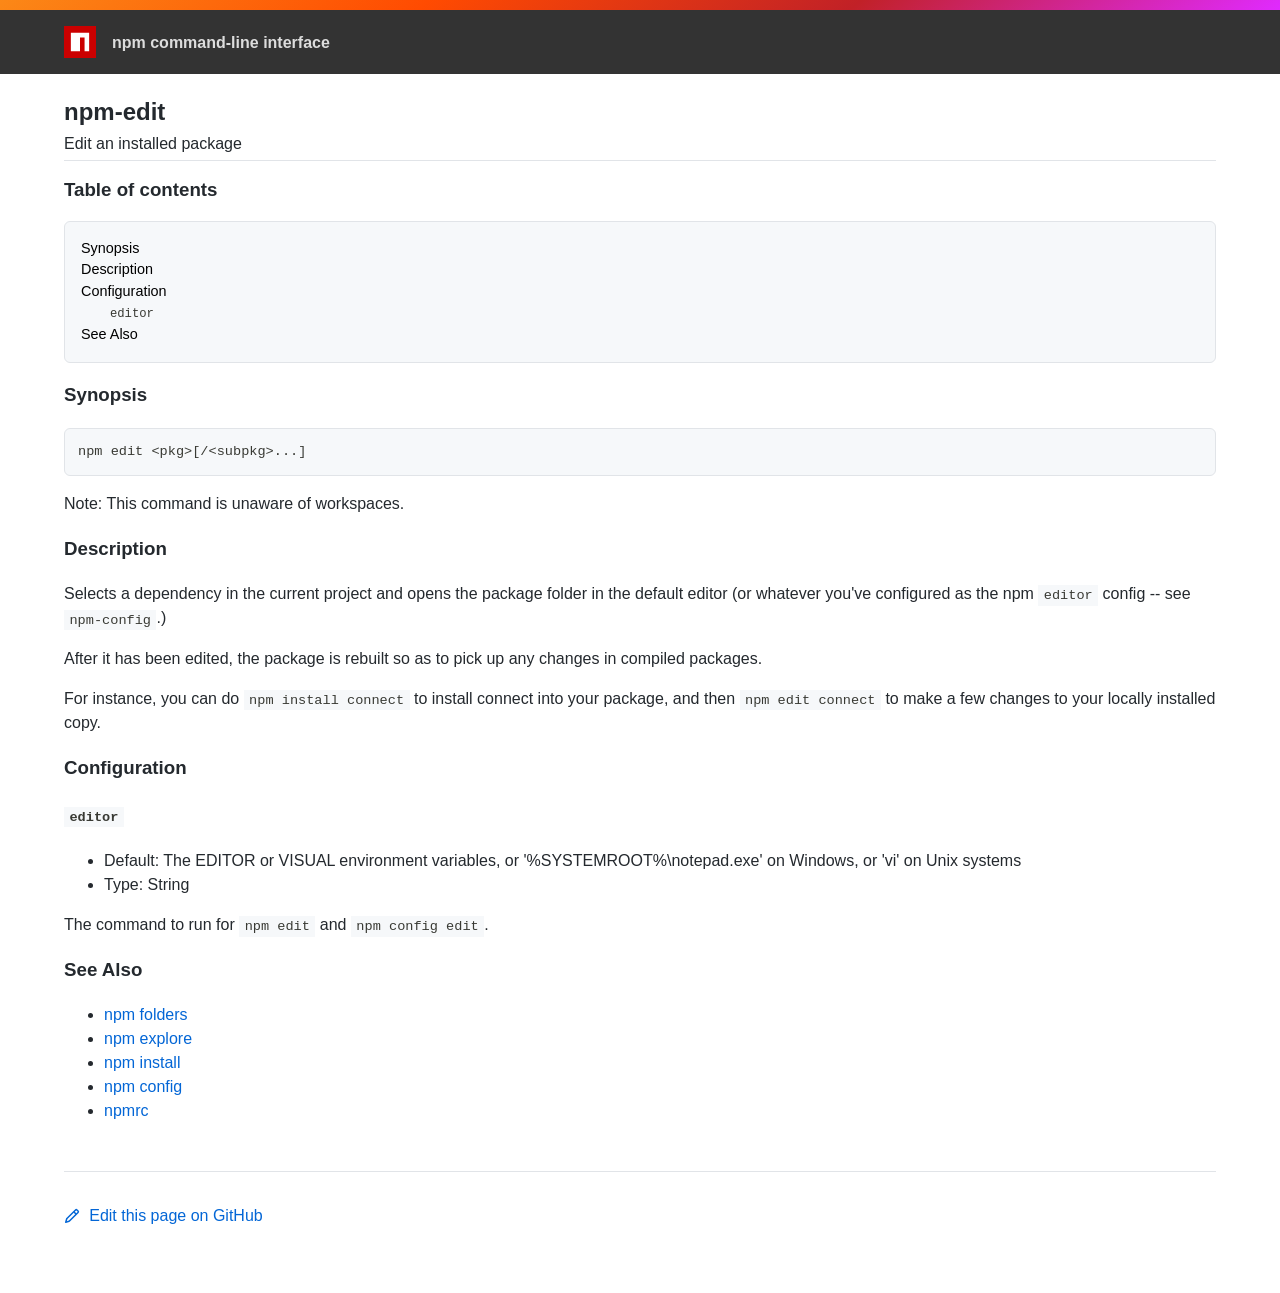
<file: node-v20.10.0-linux-x64/lib/node_modules/npm/docs/output/commands/npm-edit.html>
<!DOCTYPE html><html><head>
<meta charset="utf-8">
<title>npm-edit</title>
<style>
body {
    background-color: #ffffff;
    color: #24292e;

    margin: 0;

    line-height: 1.5;

    font-family: -apple-system, BlinkMacSystemFont, "Segoe UI", Helvetica, Arial, sans-serif, "Apple Color Emoji", "Segoe UI Emoji";
}
#rainbar {
    height: 10px;
    background-image: linear-gradient(139deg, #fb8817, #ff4b01, #c12127, #e02aff);
}

a {
    text-decoration: none;
    color: #0366d6;
}
a:hover {
    text-decoration: underline;
}

pre {
    margin: 1em 0px;
    padding: 1em;
    border: solid 1px #e1e4e8;
    border-radius: 6px;

    display: block;
    overflow: auto;

    white-space: pre;

    background-color: #f6f8fa;
    color: #393a34;
}
code {
    font-family: SFMono-Regular, Consolas, "Liberation Mono", Menlo, Courier, monospace;
    font-size: 85%;
    padding: 0.2em 0.4em;
    background-color: #f6f8fa;
    color: #393a34;
}
pre > code {
    padding: 0;
    background-color: inherit;
    color: inherit;
}
h1, h2, h3 {
    font-weight: 600;
}

#logobar {
    background-color: #333333;
    margin: 0 auto;
    padding: 1em 4em;
}
#logobar .logo {
    float: left;
}
#logobar .title {
    font-weight: 600;
    color: #dddddd;
    float: left;
    margin: 5px 0 0 1em;
}
#logobar:after {
    content: "";
    display: block;
    clear: both;
}

#content {
    margin: 0 auto;
    padding: 0 4em;
}

#table_of_contents > h2 {
    font-size: 1.17em;
}
#table_of_contents ul:first-child {
    border: solid 1px #e1e4e8;
    border-radius: 6px;
    padding: 1em;
    background-color: #f6f8fa;
    color: #393a34;
}
#table_of_contents ul {
    list-style-type: none;
    padding-left: 1.5em;
}
#table_of_contents li {
    font-size: 0.9em;
}
#table_of_contents li a {
    color: #000000;
}

header.title {
    border-bottom: solid 1px #e1e4e8;
}
header.title > h1 {
    margin-bottom: 0.25em;
}
header.title > .description {
    display: block;
    margin-bottom: 0.5em;
    line-height: 1;
}

footer#edit {
    border-top: solid 1px #e1e4e8;
    margin: 3em 0 4em 0;
    padding-top: 2em;
}
</style>
</head>
<body>
<div id="banner">
<div id="rainbar"></div>
<div id="logobar">
<svg class="logo" role="img" height="32" width="32" viewBox="0 0 700 700">
<polygon fill="#cb0000" points="0,700 700,700 700,0 0,0"></polygon>
<polygon fill="#ffffff" points="150,550 350,550 350,250 450,250 450,550 550,550 550,150 150,150"></polygon>
</svg>
<div class="title">
npm command-line interface
</div>
</div>
</div>

<section id="content">
<header class="title">
<h1 id="npm-edit">npm-edit</h1>
<span class="description">Edit an installed package</span>
</header>

<section id="table_of_contents">
<h2 id="table-of-contents">Table of contents</h2>
<div id="_table_of_contents"><ul><li><a href="#synopsis">Synopsis</a></li><li><a href="#description">Description</a></li><li><a href="#configuration">Configuration</a></li><ul><li><a href="#editor"><code>editor</code></a></li></ul><li><a href="#see-also">See Also</a></li></ul></div>
</section>

<div id="_content"><h3 id="synopsis">Synopsis</h3>
<pre><code class="language-bash">npm edit &lt;pkg&gt;[/&lt;subpkg&gt;...]
</code></pre>
<p>Note: This command is unaware of workspaces.</p>
<h3 id="description">Description</h3>
<p>Selects a dependency in the current project and opens the package folder in
the default editor (or whatever you've configured as the npm <code>editor</code>
config -- see <a href="npm-config"><code>npm-config</code></a>.)</p>
<p>After it has been edited, the package is rebuilt so as to pick up any
changes in compiled packages.</p>
<p>For instance, you can do <code>npm install connect</code> to install connect
into your package, and then <code>npm edit connect</code> to make a few
changes to your locally installed copy.</p>
<h3 id="configuration">Configuration</h3>
<h4 id="editor"><code>editor</code></h4>
<ul>
<li>Default: The EDITOR or VISUAL environment variables, or
'%SYSTEMROOT%\notepad.exe' on Windows, or 'vi' on Unix systems</li>
<li>Type: String</li>
</ul>
<p>The command to run for <code>npm edit</code> and <code>npm config edit</code>.</p>
<h3 id="see-also">See Also</h3>
<ul>
<li><a href="../configuring-npm/folders.html">npm folders</a></li>
<li><a href="../commands/npm-explore.html">npm explore</a></li>
<li><a href="../commands/npm-install.html">npm install</a></li>
<li><a href="../commands/npm-config.html">npm config</a></li>
<li><a href="../configuring-npm/npmrc.html">npmrc</a></li>
</ul></div>

<footer id="edit">
<a href="https://github.com/npm/cli/edit/latest/docs/content/commands/npm-edit.md">
<svg role="img" viewBox="0 0 16 16" width="16" height="16" fill="currentcolor" style="vertical-align: text-bottom; margin-right: 0.3em;">
<path fill-rule="evenodd" d="M11.013 1.427a1.75 1.75 0 012.474 0l1.086 1.086a1.75 1.75 0 010 2.474l-8.61 8.61c-.21.21-.47.364-.756.445l-3.251.93a.75.75 0 01-.927-.928l.929-3.25a1.75 1.75 0 01.445-.758l8.61-8.61zm1.414 1.06a.25.25 0 00-.354 0L10.811 3.75l1.439 1.44 1.263-1.263a.25.25 0 000-.354l-1.086-1.086zM11.189 6.25L9.75 4.81l-6.286 6.287a.25.25 0 00-.064.108l-.558 1.953 1.953-.558a.249.249 0 00.108-.064l6.286-6.286z"></path>
</svg>
Edit this page on GitHub
</a>
</footer>
</section>



</body></html>
</file>
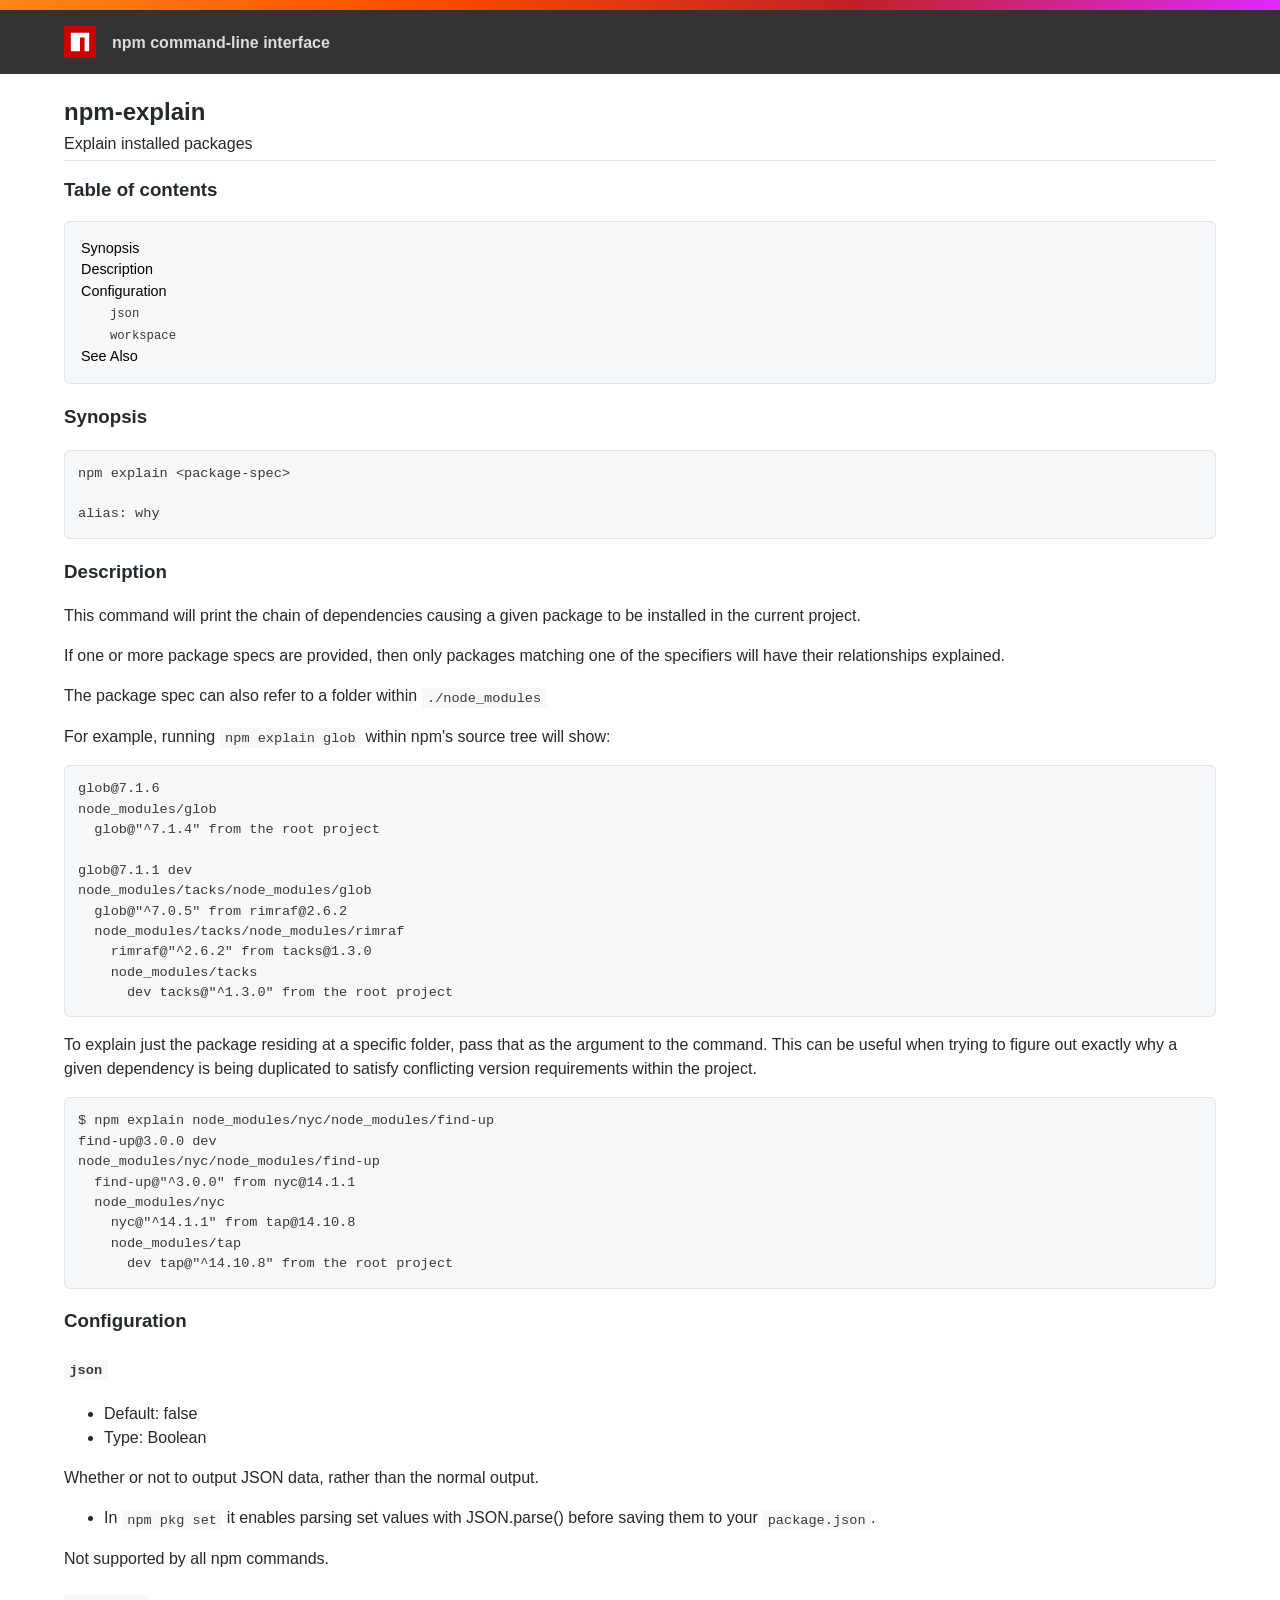
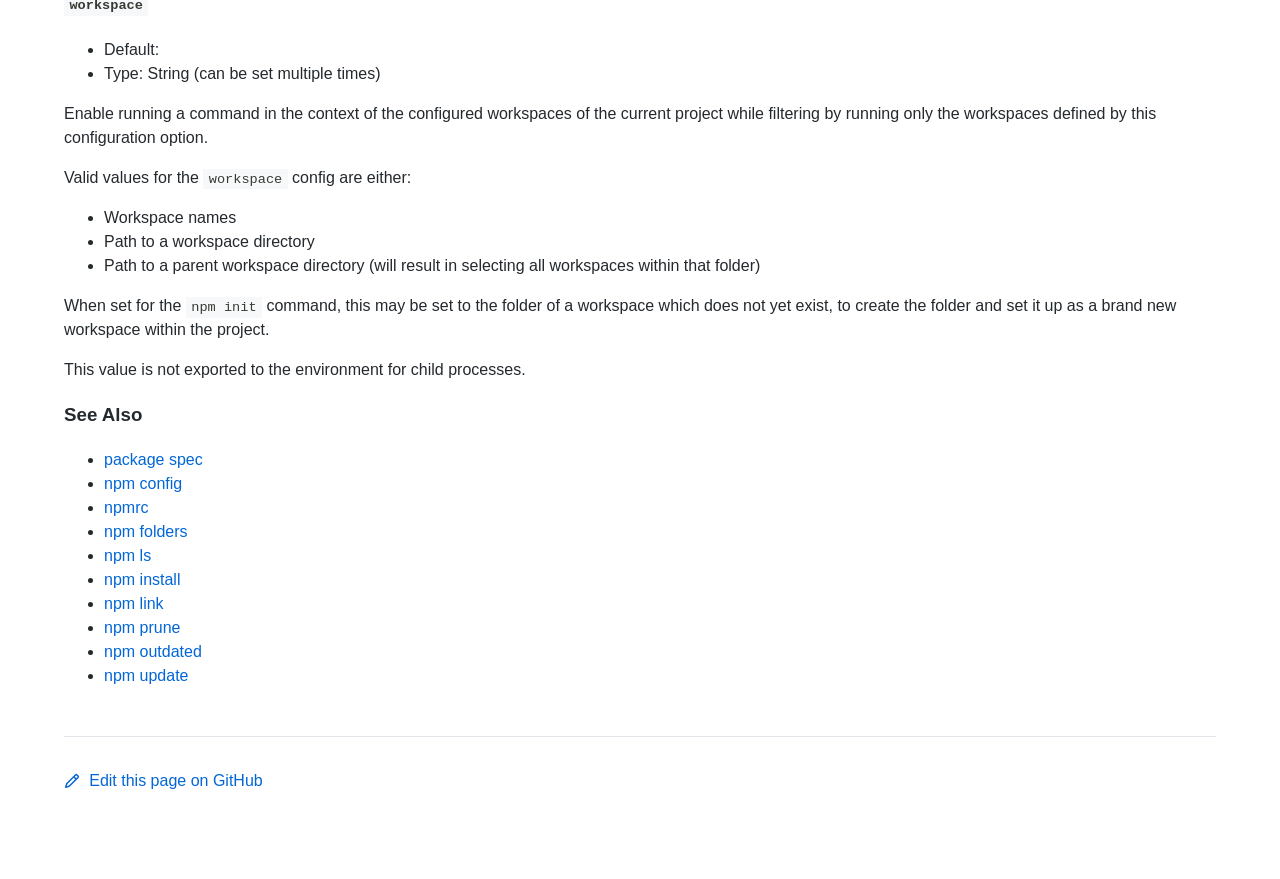
<file: node-v20.10.0-linux-x64/lib/node_modules/npm/docs/output/commands/npm-explain.html>
<!DOCTYPE html><html><head>
<meta charset="utf-8">
<title>npm-explain</title>
<style>
body {
    background-color: #ffffff;
    color: #24292e;

    margin: 0;

    line-height: 1.5;

    font-family: -apple-system, BlinkMacSystemFont, "Segoe UI", Helvetica, Arial, sans-serif, "Apple Color Emoji", "Segoe UI Emoji";
}
#rainbar {
    height: 10px;
    background-image: linear-gradient(139deg, #fb8817, #ff4b01, #c12127, #e02aff);
}

a {
    text-decoration: none;
    color: #0366d6;
}
a:hover {
    text-decoration: underline;
}

pre {
    margin: 1em 0px;
    padding: 1em;
    border: solid 1px #e1e4e8;
    border-radius: 6px;

    display: block;
    overflow: auto;

    white-space: pre;

    background-color: #f6f8fa;
    color: #393a34;
}
code {
    font-family: SFMono-Regular, Consolas, "Liberation Mono", Menlo, Courier, monospace;
    font-size: 85%;
    padding: 0.2em 0.4em;
    background-color: #f6f8fa;
    color: #393a34;
}
pre > code {
    padding: 0;
    background-color: inherit;
    color: inherit;
}
h1, h2, h3 {
    font-weight: 600;
}

#logobar {
    background-color: #333333;
    margin: 0 auto;
    padding: 1em 4em;
}
#logobar .logo {
    float: left;
}
#logobar .title {
    font-weight: 600;
    color: #dddddd;
    float: left;
    margin: 5px 0 0 1em;
}
#logobar:after {
    content: "";
    display: block;
    clear: both;
}

#content {
    margin: 0 auto;
    padding: 0 4em;
}

#table_of_contents > h2 {
    font-size: 1.17em;
}
#table_of_contents ul:first-child {
    border: solid 1px #e1e4e8;
    border-radius: 6px;
    padding: 1em;
    background-color: #f6f8fa;
    color: #393a34;
}
#table_of_contents ul {
    list-style-type: none;
    padding-left: 1.5em;
}
#table_of_contents li {
    font-size: 0.9em;
}
#table_of_contents li a {
    color: #000000;
}

header.title {
    border-bottom: solid 1px #e1e4e8;
}
header.title > h1 {
    margin-bottom: 0.25em;
}
header.title > .description {
    display: block;
    margin-bottom: 0.5em;
    line-height: 1;
}

footer#edit {
    border-top: solid 1px #e1e4e8;
    margin: 3em 0 4em 0;
    padding-top: 2em;
}
</style>
</head>
<body>
<div id="banner">
<div id="rainbar"></div>
<div id="logobar">
<svg class="logo" role="img" height="32" width="32" viewBox="0 0 700 700">
<polygon fill="#cb0000" points="0,700 700,700 700,0 0,0"></polygon>
<polygon fill="#ffffff" points="150,550 350,550 350,250 450,250 450,550 550,550 550,150 150,150"></polygon>
</svg>
<div class="title">
npm command-line interface
</div>
</div>
</div>

<section id="content">
<header class="title">
<h1 id="npm-explain">npm-explain</h1>
<span class="description">Explain installed packages</span>
</header>

<section id="table_of_contents">
<h2 id="table-of-contents">Table of contents</h2>
<div id="_table_of_contents"><ul><li><a href="#synopsis">Synopsis</a></li><li><a href="#description">Description</a></li><li><a href="#configuration">Configuration</a></li><ul><li><a href="#json"><code>json</code></a></li><li><a href="#workspace"><code>workspace</code></a></li></ul><li><a href="#see-also">See Also</a></li></ul></div>
</section>

<div id="_content"><h3 id="synopsis">Synopsis</h3>
<pre><code class="language-bash">npm explain &lt;package-spec&gt;

alias: why
</code></pre>
<h3 id="description">Description</h3>
<p>This command will print the chain of dependencies causing a given package
to be installed in the current project.</p>
<p>If one or more package specs are provided, then only packages matching
one of the specifiers will have their relationships explained.</p>
<p>The package spec can also refer to a folder within <code>./node_modules</code></p>
<p>For example, running <code>npm explain glob</code> within npm's source tree will show:</p>
<pre><code class="language-bash">glob@7.1.6
node_modules/glob
  glob@"^7.1.4" from the root project

glob@7.1.1 dev
node_modules/tacks/node_modules/glob
  glob@"^7.0.5" from rimraf@2.6.2
  node_modules/tacks/node_modules/rimraf
    rimraf@"^2.6.2" from tacks@1.3.0
    node_modules/tacks
      dev tacks@"^1.3.0" from the root project
</code></pre>
<p>To explain just the package residing at a specific folder, pass that as the
argument to the command.  This can be useful when trying to figure out
exactly why a given dependency is being duplicated to satisfy conflicting
version requirements within the project.</p>
<pre><code class="language-bash">$ npm explain node_modules/nyc/node_modules/find-up
find-up@3.0.0 dev
node_modules/nyc/node_modules/find-up
  find-up@"^3.0.0" from nyc@14.1.1
  node_modules/nyc
    nyc@"^14.1.1" from tap@14.10.8
    node_modules/tap
      dev tap@"^14.10.8" from the root project
</code></pre>
<h3 id="configuration">Configuration</h3>
<h4 id="json"><code>json</code></h4>
<ul>
<li>Default: false</li>
<li>Type: Boolean</li>
</ul>
<p>Whether or not to output JSON data, rather than the normal output.</p>
<ul>
<li>In <code>npm pkg set</code> it enables parsing set values with JSON.parse() before
saving them to your <code>package.json</code>.</li>
</ul>
<p>Not supported by all npm commands.</p>
<h4 id="workspace"><code>workspace</code></h4>
<ul>
<li>Default:</li>
<li>Type: String (can be set multiple times)</li>
</ul>
<p>Enable running a command in the context of the configured workspaces of the
current project while filtering by running only the workspaces defined by
this configuration option.</p>
<p>Valid values for the <code>workspace</code> config are either:</p>
<ul>
<li>Workspace names</li>
<li>Path to a workspace directory</li>
<li>Path to a parent workspace directory (will result in selecting all
workspaces within that folder)</li>
</ul>
<p>When set for the <code>npm init</code> command, this may be set to the folder of a
workspace which does not yet exist, to create the folder and set it up as a
brand new workspace within the project.</p>
<p>This value is not exported to the environment for child processes.</p>
<h3 id="see-also">See Also</h3>
<ul>
<li><a href="../using-npm/package-spec.html">package spec</a></li>
<li><a href="../commands/npm-config.html">npm config</a></li>
<li><a href="../configuring-npm/npmrc.html">npmrc</a></li>
<li><a href="../configuring-npm/folders.html">npm folders</a></li>
<li><a href="../commands/npm-ls.html">npm ls</a></li>
<li><a href="../commands/npm-install.html">npm install</a></li>
<li><a href="../commands/npm-link.html">npm link</a></li>
<li><a href="../commands/npm-prune.html">npm prune</a></li>
<li><a href="../commands/npm-outdated.html">npm outdated</a></li>
<li><a href="../commands/npm-update.html">npm update</a></li>
</ul></div>

<footer id="edit">
<a href="https://github.com/npm/cli/edit/latest/docs/content/commands/npm-explain.md">
<svg role="img" viewBox="0 0 16 16" width="16" height="16" fill="currentcolor" style="vertical-align: text-bottom; margin-right: 0.3em;">
<path fill-rule="evenodd" d="M11.013 1.427a1.75 1.75 0 012.474 0l1.086 1.086a1.75 1.75 0 010 2.474l-8.61 8.61c-.21.21-.47.364-.756.445l-3.251.93a.75.75 0 01-.927-.928l.929-3.25a1.75 1.75 0 01.445-.758l8.61-8.61zm1.414 1.06a.25.25 0 00-.354 0L10.811 3.75l1.439 1.44 1.263-1.263a.25.25 0 000-.354l-1.086-1.086zM11.189 6.25L9.75 4.81l-6.286 6.287a.25.25 0 00-.064.108l-.558 1.953 1.953-.558a.249.249 0 00.108-.064l6.286-6.286z"></path>
</svg>
Edit this page on GitHub
</a>
</footer>
</section>



</body></html>
</file>
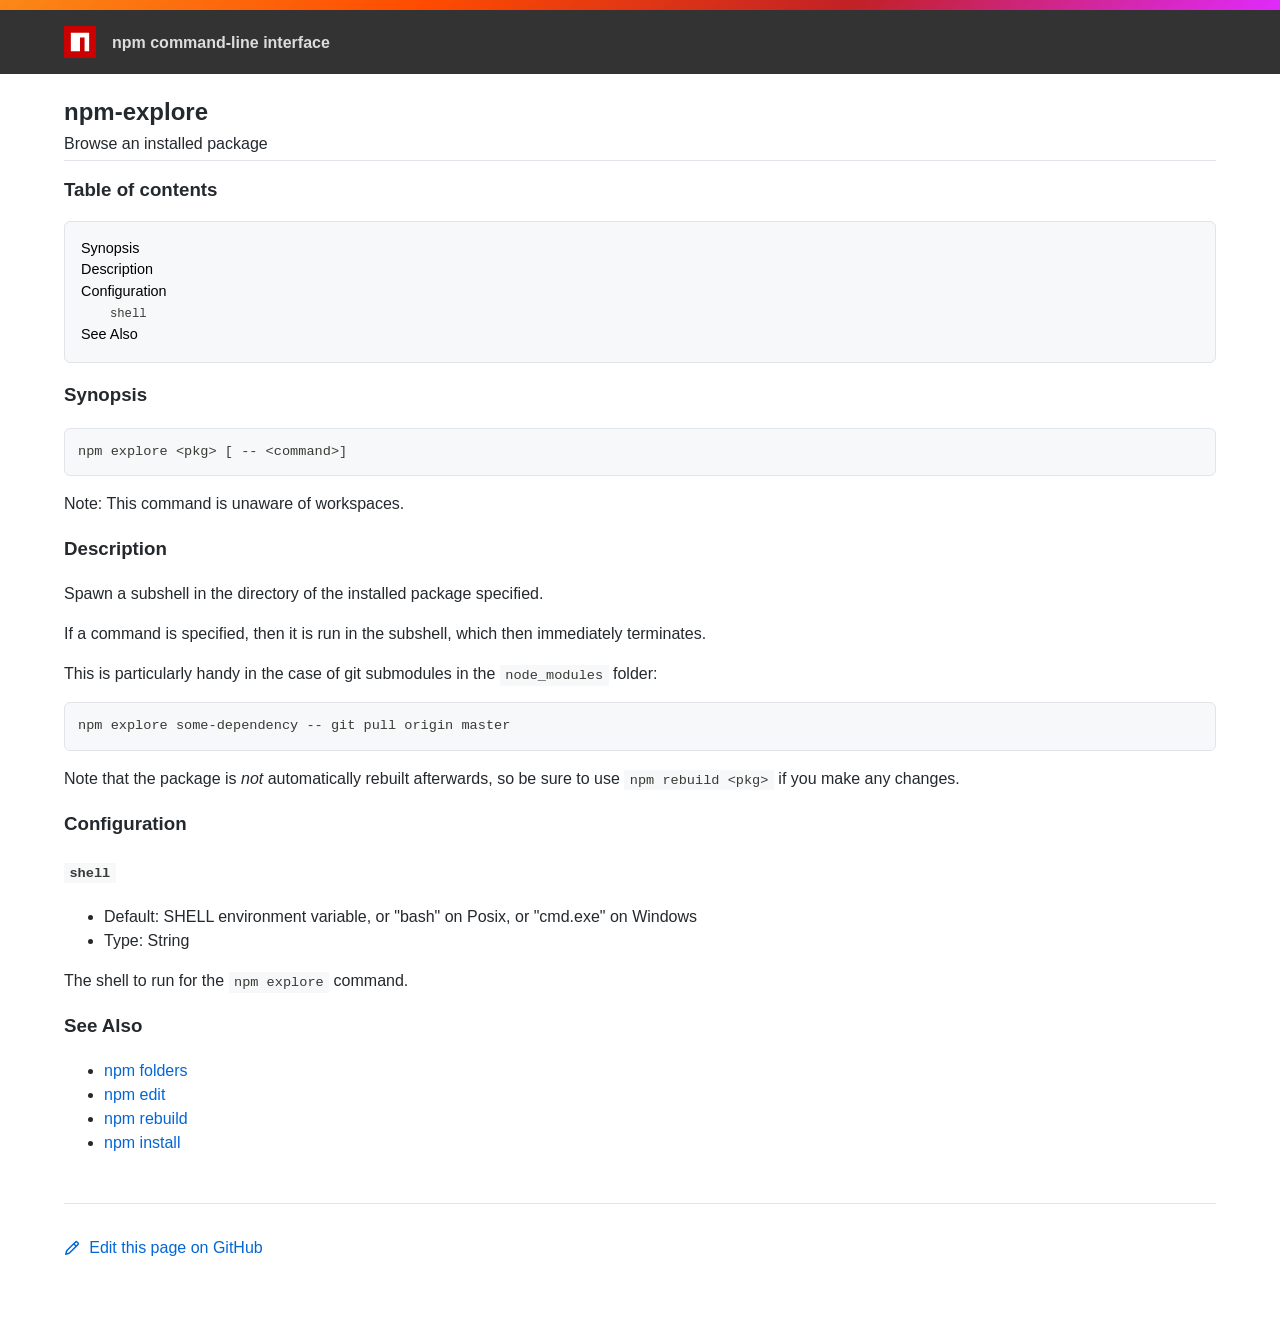
<file: node-v20.10.0-linux-x64/lib/node_modules/npm/docs/output/commands/npm-explore.html>
<!DOCTYPE html><html><head>
<meta charset="utf-8">
<title>npm-explore</title>
<style>
body {
    background-color: #ffffff;
    color: #24292e;

    margin: 0;

    line-height: 1.5;

    font-family: -apple-system, BlinkMacSystemFont, "Segoe UI", Helvetica, Arial, sans-serif, "Apple Color Emoji", "Segoe UI Emoji";
}
#rainbar {
    height: 10px;
    background-image: linear-gradient(139deg, #fb8817, #ff4b01, #c12127, #e02aff);
}

a {
    text-decoration: none;
    color: #0366d6;
}
a:hover {
    text-decoration: underline;
}

pre {
    margin: 1em 0px;
    padding: 1em;
    border: solid 1px #e1e4e8;
    border-radius: 6px;

    display: block;
    overflow: auto;

    white-space: pre;

    background-color: #f6f8fa;
    color: #393a34;
}
code {
    font-family: SFMono-Regular, Consolas, "Liberation Mono", Menlo, Courier, monospace;
    font-size: 85%;
    padding: 0.2em 0.4em;
    background-color: #f6f8fa;
    color: #393a34;
}
pre > code {
    padding: 0;
    background-color: inherit;
    color: inherit;
}
h1, h2, h3 {
    font-weight: 600;
}

#logobar {
    background-color: #333333;
    margin: 0 auto;
    padding: 1em 4em;
}
#logobar .logo {
    float: left;
}
#logobar .title {
    font-weight: 600;
    color: #dddddd;
    float: left;
    margin: 5px 0 0 1em;
}
#logobar:after {
    content: "";
    display: block;
    clear: both;
}

#content {
    margin: 0 auto;
    padding: 0 4em;
}

#table_of_contents > h2 {
    font-size: 1.17em;
}
#table_of_contents ul:first-child {
    border: solid 1px #e1e4e8;
    border-radius: 6px;
    padding: 1em;
    background-color: #f6f8fa;
    color: #393a34;
}
#table_of_contents ul {
    list-style-type: none;
    padding-left: 1.5em;
}
#table_of_contents li {
    font-size: 0.9em;
}
#table_of_contents li a {
    color: #000000;
}

header.title {
    border-bottom: solid 1px #e1e4e8;
}
header.title > h1 {
    margin-bottom: 0.25em;
}
header.title > .description {
    display: block;
    margin-bottom: 0.5em;
    line-height: 1;
}

footer#edit {
    border-top: solid 1px #e1e4e8;
    margin: 3em 0 4em 0;
    padding-top: 2em;
}
</style>
</head>
<body>
<div id="banner">
<div id="rainbar"></div>
<div id="logobar">
<svg class="logo" role="img" height="32" width="32" viewBox="0 0 700 700">
<polygon fill="#cb0000" points="0,700 700,700 700,0 0,0"></polygon>
<polygon fill="#ffffff" points="150,550 350,550 350,250 450,250 450,550 550,550 550,150 150,150"></polygon>
</svg>
<div class="title">
npm command-line interface
</div>
</div>
</div>

<section id="content">
<header class="title">
<h1 id="npm-explore">npm-explore</h1>
<span class="description">Browse an installed package</span>
</header>

<section id="table_of_contents">
<h2 id="table-of-contents">Table of contents</h2>
<div id="_table_of_contents"><ul><li><a href="#synopsis">Synopsis</a></li><li><a href="#description">Description</a></li><li><a href="#configuration">Configuration</a></li><ul><li><a href="#shell"><code>shell</code></a></li></ul><li><a href="#see-also">See Also</a></li></ul></div>
</section>

<div id="_content"><h3 id="synopsis">Synopsis</h3>
<pre><code class="language-bash">npm explore &lt;pkg&gt; [ -- &lt;command&gt;]
</code></pre>
<p>Note: This command is unaware of workspaces.</p>
<h3 id="description">Description</h3>
<p>Spawn a subshell in the directory of the installed package specified.</p>
<p>If a command is specified, then it is run in the subshell, which then
immediately terminates.</p>
<p>This is particularly handy in the case of git submodules in the
<code>node_modules</code> folder:</p>
<pre><code class="language-bash">npm explore some-dependency -- git pull origin master
</code></pre>
<p>Note that the package is <em>not</em> automatically rebuilt afterwards, so be
sure to use <code>npm rebuild &lt;pkg&gt;</code> if you make any changes.</p>
<h3 id="configuration">Configuration</h3>
<h4 id="shell"><code>shell</code></h4>
<ul>
<li>Default: SHELL environment variable, or "bash" on Posix, or "cmd.exe" on
Windows</li>
<li>Type: String</li>
</ul>
<p>The shell to run for the <code>npm explore</code> command.</p>
<h3 id="see-also">See Also</h3>
<ul>
<li><a href="../configuring-npm/folders.html">npm folders</a></li>
<li><a href="../commands/npm-edit.html">npm edit</a></li>
<li><a href="../commands/npm-rebuild.html">npm rebuild</a></li>
<li><a href="../commands/npm-install.html">npm install</a></li>
</ul></div>

<footer id="edit">
<a href="https://github.com/npm/cli/edit/latest/docs/content/commands/npm-explore.md">
<svg role="img" viewBox="0 0 16 16" width="16" height="16" fill="currentcolor" style="vertical-align: text-bottom; margin-right: 0.3em;">
<path fill-rule="evenodd" d="M11.013 1.427a1.75 1.75 0 012.474 0l1.086 1.086a1.75 1.75 0 010 2.474l-8.61 8.61c-.21.21-.47.364-.756.445l-3.251.93a.75.75 0 01-.927-.928l.929-3.25a1.75 1.75 0 01.445-.758l8.61-8.61zm1.414 1.06a.25.25 0 00-.354 0L10.811 3.75l1.439 1.44 1.263-1.263a.25.25 0 000-.354l-1.086-1.086zM11.189 6.25L9.75 4.81l-6.286 6.287a.25.25 0 00-.064.108l-.558 1.953 1.953-.558a.249.249 0 00.108-.064l6.286-6.286z"></path>
</svg>
Edit this page on GitHub
</a>
</footer>
</section>



</body></html>
</file>
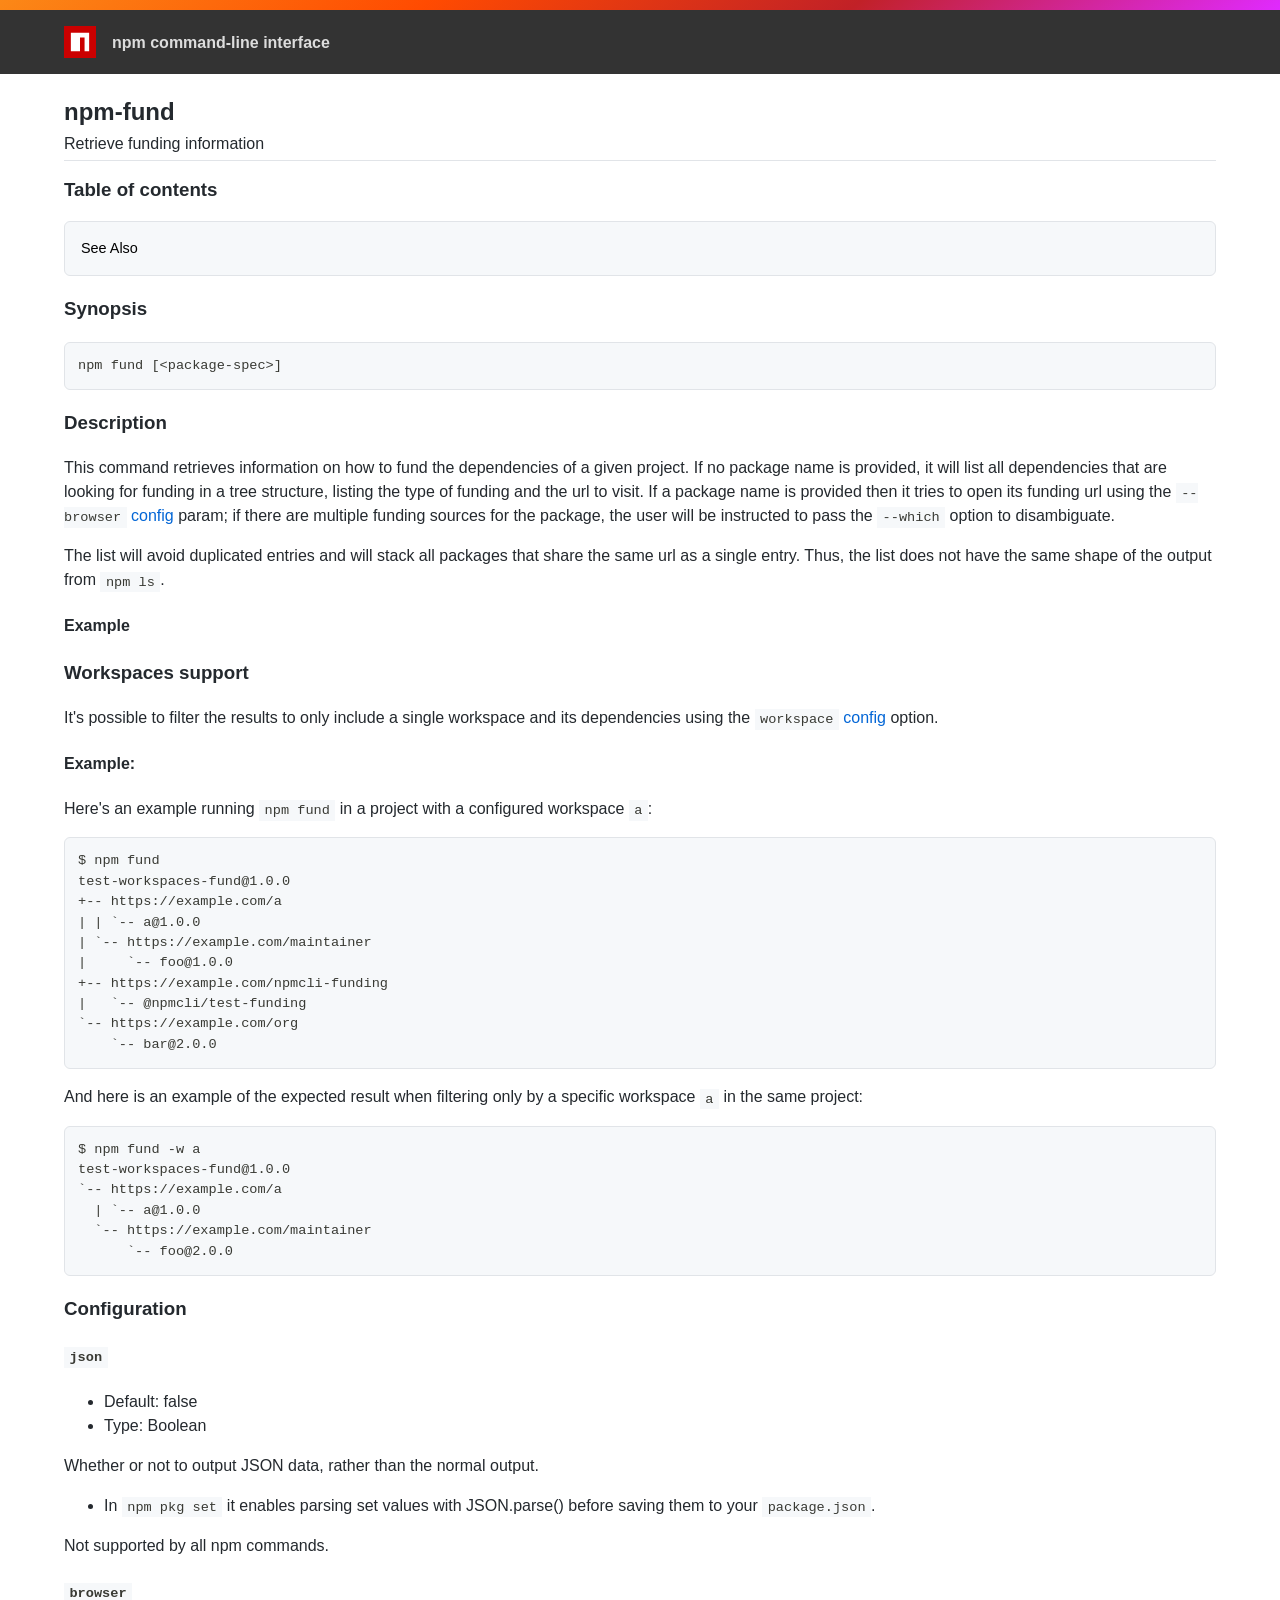
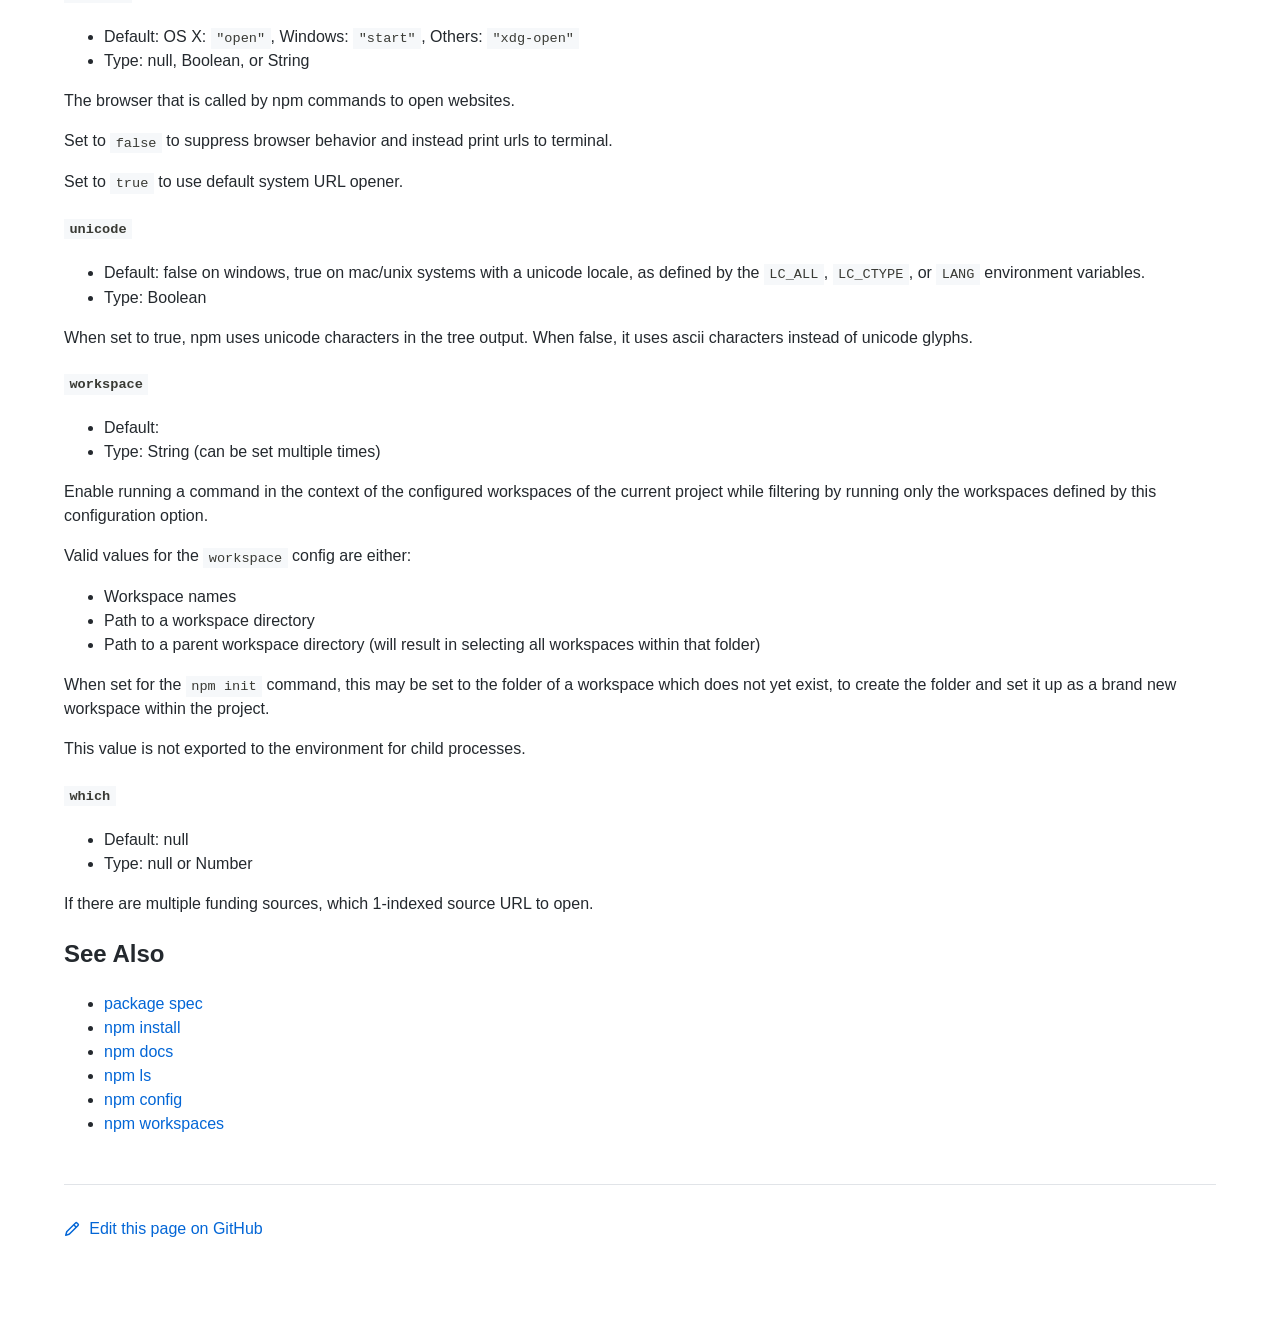
<file: node-v20.10.0-linux-x64/lib/node_modules/npm/docs/output/commands/npm-fund.html>
<!DOCTYPE html><html><head>
<meta charset="utf-8">
<title>npm-fund</title>
<style>
body {
    background-color: #ffffff;
    color: #24292e;

    margin: 0;

    line-height: 1.5;

    font-family: -apple-system, BlinkMacSystemFont, "Segoe UI", Helvetica, Arial, sans-serif, "Apple Color Emoji", "Segoe UI Emoji";
}
#rainbar {
    height: 10px;
    background-image: linear-gradient(139deg, #fb8817, #ff4b01, #c12127, #e02aff);
}

a {
    text-decoration: none;
    color: #0366d6;
}
a:hover {
    text-decoration: underline;
}

pre {
    margin: 1em 0px;
    padding: 1em;
    border: solid 1px #e1e4e8;
    border-radius: 6px;

    display: block;
    overflow: auto;

    white-space: pre;

    background-color: #f6f8fa;
    color: #393a34;
}
code {
    font-family: SFMono-Regular, Consolas, "Liberation Mono", Menlo, Courier, monospace;
    font-size: 85%;
    padding: 0.2em 0.4em;
    background-color: #f6f8fa;
    color: #393a34;
}
pre > code {
    padding: 0;
    background-color: inherit;
    color: inherit;
}
h1, h2, h3 {
    font-weight: 600;
}

#logobar {
    background-color: #333333;
    margin: 0 auto;
    padding: 1em 4em;
}
#logobar .logo {
    float: left;
}
#logobar .title {
    font-weight: 600;
    color: #dddddd;
    float: left;
    margin: 5px 0 0 1em;
}
#logobar:after {
    content: "";
    display: block;
    clear: both;
}

#content {
    margin: 0 auto;
    padding: 0 4em;
}

#table_of_contents > h2 {
    font-size: 1.17em;
}
#table_of_contents ul:first-child {
    border: solid 1px #e1e4e8;
    border-radius: 6px;
    padding: 1em;
    background-color: #f6f8fa;
    color: #393a34;
}
#table_of_contents ul {
    list-style-type: none;
    padding-left: 1.5em;
}
#table_of_contents li {
    font-size: 0.9em;
}
#table_of_contents li a {
    color: #000000;
}

header.title {
    border-bottom: solid 1px #e1e4e8;
}
header.title > h1 {
    margin-bottom: 0.25em;
}
header.title > .description {
    display: block;
    margin-bottom: 0.5em;
    line-height: 1;
}

footer#edit {
    border-top: solid 1px #e1e4e8;
    margin: 3em 0 4em 0;
    padding-top: 2em;
}
</style>
</head>
<body>
<div id="banner">
<div id="rainbar"></div>
<div id="logobar">
<svg class="logo" role="img" height="32" width="32" viewBox="0 0 700 700">
<polygon fill="#cb0000" points="0,700 700,700 700,0 0,0"></polygon>
<polygon fill="#ffffff" points="150,550 350,550 350,250 450,250 450,550 550,550 550,150 150,150"></polygon>
</svg>
<div class="title">
npm command-line interface
</div>
</div>
</div>

<section id="content">
<header class="title">
<h1 id="npm-fund">npm-fund</h1>
<span class="description">Retrieve funding information</span>
</header>

<section id="table_of_contents">
<h2 id="table-of-contents">Table of contents</h2>
<div id="_table_of_contents"><ul><li><a href="#see-also">See Also</a></li></ul></div>
</section>

<div id="_content"><h3 id="synopsis">Synopsis</h3>
<pre><code class="language-bash">npm fund [&lt;package-spec&gt;]
</code></pre>
<h3 id="description">Description</h3>
<p>This command retrieves information on how to fund the dependencies of a
given project. If no package name is provided, it will list all
dependencies that are looking for funding in a tree structure, listing
the type of funding and the url to visit. If a package name is provided
then it tries to open its funding url using the
<a href="../using-npm/config#browser.html"><code>--browser</code> config</a> param; if there are multiple
funding sources for the package, the user will be instructed to pass the
<code>--which</code> option to disambiguate.</p>
<p>The list will avoid duplicated entries and will stack all packages that
share the same url as a single entry. Thus, the list does not have the
same shape of the output from <code>npm ls</code>.</p>
<h4 id="example">Example</h4>
<h3 id="workspaces-support">Workspaces support</h3>
<p>It's possible to filter the results to only include a single workspace
and its dependencies using the
<a href="../using-npm/config#workspace.html"><code>workspace</code> config</a> option.</p>
<h4 id="example2">Example:</h4>
<p>Here's an example running <code>npm fund</code> in a project with a configured
workspace <code>a</code>:</p>
<pre><code class="language-bash">$ npm fund
test-workspaces-fund@1.0.0
+-- https://example.com/a
| | `-- a@1.0.0
| `-- https://example.com/maintainer
|     `-- foo@1.0.0
+-- https://example.com/npmcli-funding
|   `-- @npmcli/test-funding
`-- https://example.com/org
    `-- bar@2.0.0
</code></pre>
<p>And here is an example of the expected result when filtering only by a
specific workspace <code>a</code> in the same project:</p>
<pre><code class="language-bash">$ npm fund -w a
test-workspaces-fund@1.0.0
`-- https://example.com/a
  | `-- a@1.0.0
  `-- https://example.com/maintainer
      `-- foo@2.0.0
</code></pre>
<h3 id="configuration">Configuration</h3>
<h4 id="json"><code>json</code></h4>
<ul>
<li>Default: false</li>
<li>Type: Boolean</li>
</ul>
<p>Whether or not to output JSON data, rather than the normal output.</p>
<ul>
<li>In <code>npm pkg set</code> it enables parsing set values with JSON.parse() before
saving them to your <code>package.json</code>.</li>
</ul>
<p>Not supported by all npm commands.</p>
<h4 id="browser"><code>browser</code></h4>
<ul>
<li>Default: OS X: <code>"open"</code>, Windows: <code>"start"</code>, Others: <code>"xdg-open"</code></li>
<li>Type: null, Boolean, or String</li>
</ul>
<p>The browser that is called by npm commands to open websites.</p>
<p>Set to <code>false</code> to suppress browser behavior and instead print urls to
terminal.</p>
<p>Set to <code>true</code> to use default system URL opener.</p>
<h4 id="unicode"><code>unicode</code></h4>
<ul>
<li>Default: false on windows, true on mac/unix systems with a unicode locale,
as defined by the <code>LC_ALL</code>, <code>LC_CTYPE</code>, or <code>LANG</code> environment variables.</li>
<li>Type: Boolean</li>
</ul>
<p>When set to true, npm uses unicode characters in the tree output. When
false, it uses ascii characters instead of unicode glyphs.</p>
<h4 id="workspace"><code>workspace</code></h4>
<ul>
<li>Default:</li>
<li>Type: String (can be set multiple times)</li>
</ul>
<p>Enable running a command in the context of the configured workspaces of the
current project while filtering by running only the workspaces defined by
this configuration option.</p>
<p>Valid values for the <code>workspace</code> config are either:</p>
<ul>
<li>Workspace names</li>
<li>Path to a workspace directory</li>
<li>Path to a parent workspace directory (will result in selecting all
workspaces within that folder)</li>
</ul>
<p>When set for the <code>npm init</code> command, this may be set to the folder of a
workspace which does not yet exist, to create the folder and set it up as a
brand new workspace within the project.</p>
<p>This value is not exported to the environment for child processes.</p>
<h4 id="which"><code>which</code></h4>
<ul>
<li>Default: null</li>
<li>Type: null or Number</li>
</ul>
<p>If there are multiple funding sources, which 1-indexed source URL to open.</p>
<h2 id="see-also">See Also</h2>
<ul>
<li><a href="../using-npm/package-spec.html">package spec</a></li>
<li><a href="../commands/npm-install.html">npm install</a></li>
<li><a href="../commands/npm-docs.html">npm docs</a></li>
<li><a href="../commands/npm-ls.html">npm ls</a></li>
<li><a href="../commands/npm-config.html">npm config</a></li>
<li><a href="../using-npm/workspaces.html">npm workspaces</a></li>
</ul></div>

<footer id="edit">
<a href="https://github.com/npm/cli/edit/latest/docs/content/commands/npm-fund.md">
<svg role="img" viewBox="0 0 16 16" width="16" height="16" fill="currentcolor" style="vertical-align: text-bottom; margin-right: 0.3em;">
<path fill-rule="evenodd" d="M11.013 1.427a1.75 1.75 0 012.474 0l1.086 1.086a1.75 1.75 0 010 2.474l-8.61 8.61c-.21.21-.47.364-.756.445l-3.251.93a.75.75 0 01-.927-.928l.929-3.25a1.75 1.75 0 01.445-.758l8.61-8.61zm1.414 1.06a.25.25 0 00-.354 0L10.811 3.75l1.439 1.44 1.263-1.263a.25.25 0 000-.354l-1.086-1.086zM11.189 6.25L9.75 4.81l-6.286 6.287a.25.25 0 00-.064.108l-.558 1.953 1.953-.558a.249.249 0 00.108-.064l6.286-6.286z"></path>
</svg>
Edit this page on GitHub
</a>
</footer>
</section>



</body></html>
</file>
